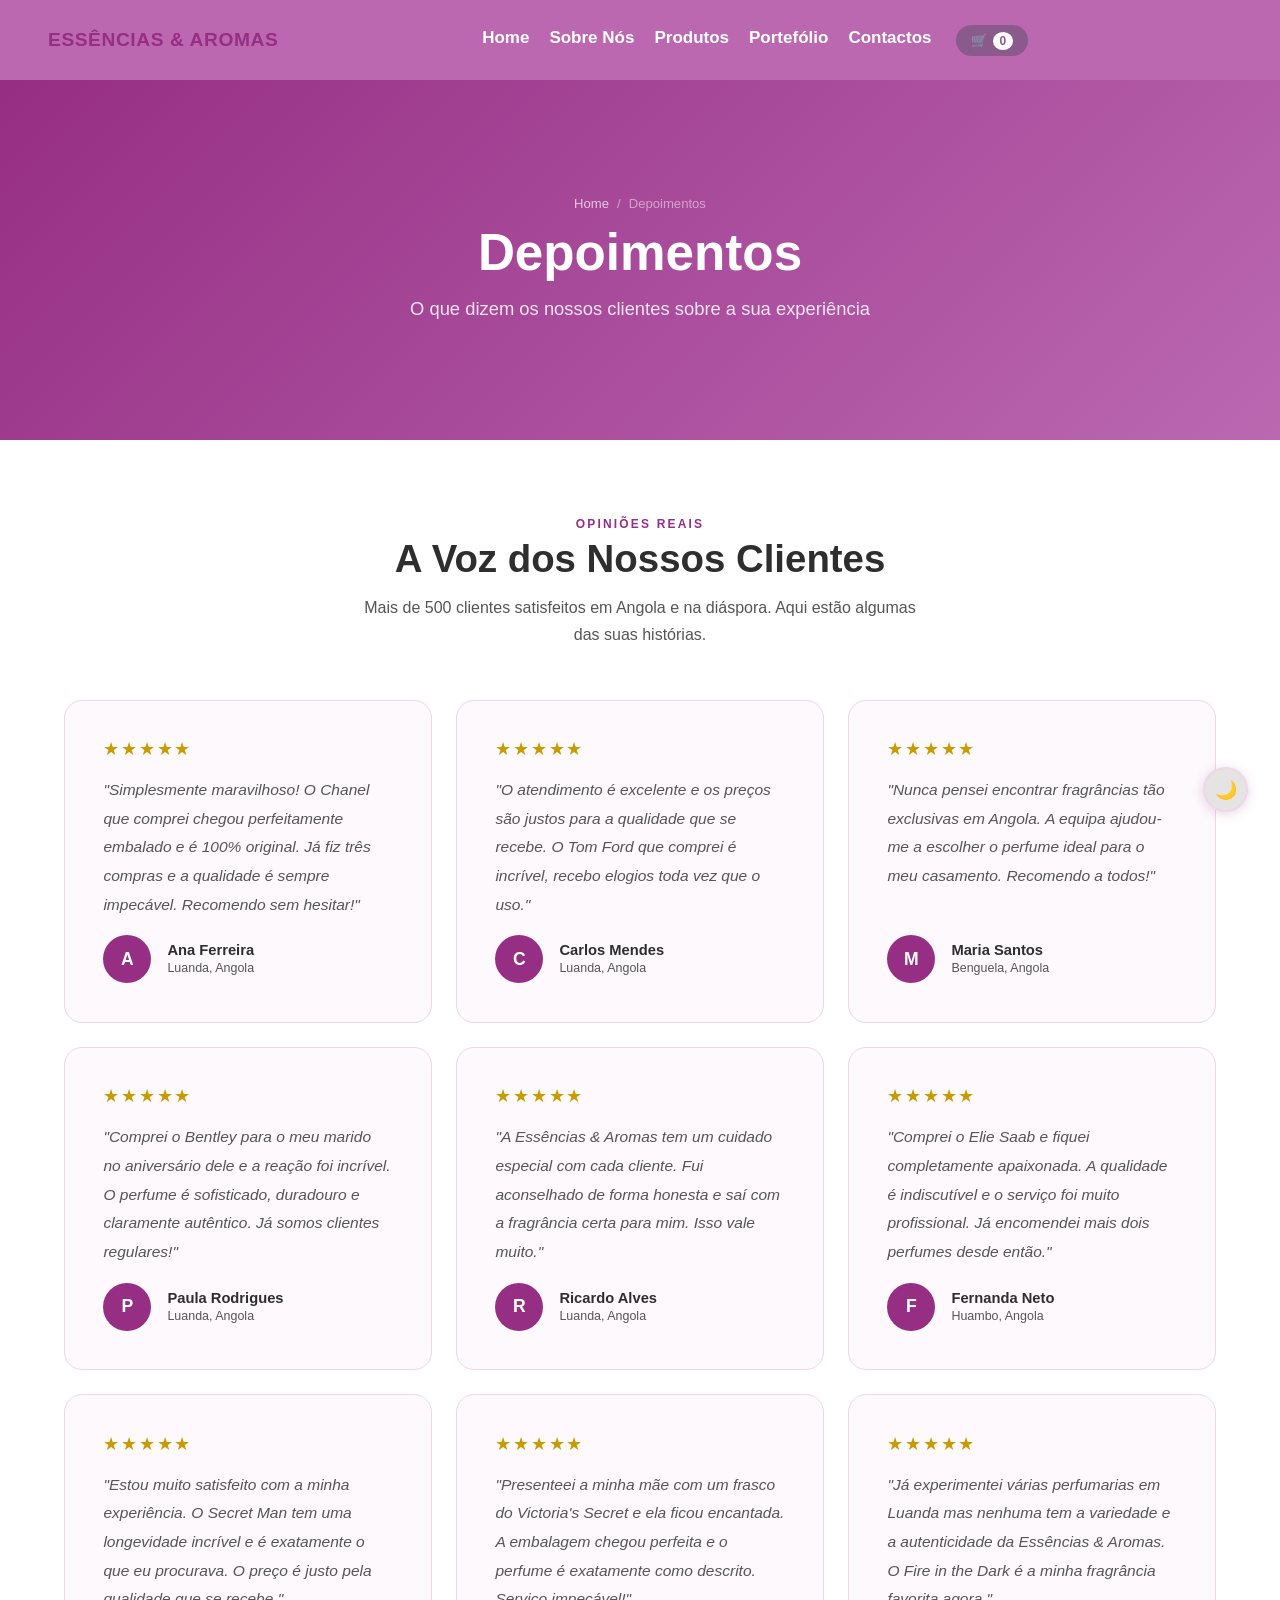
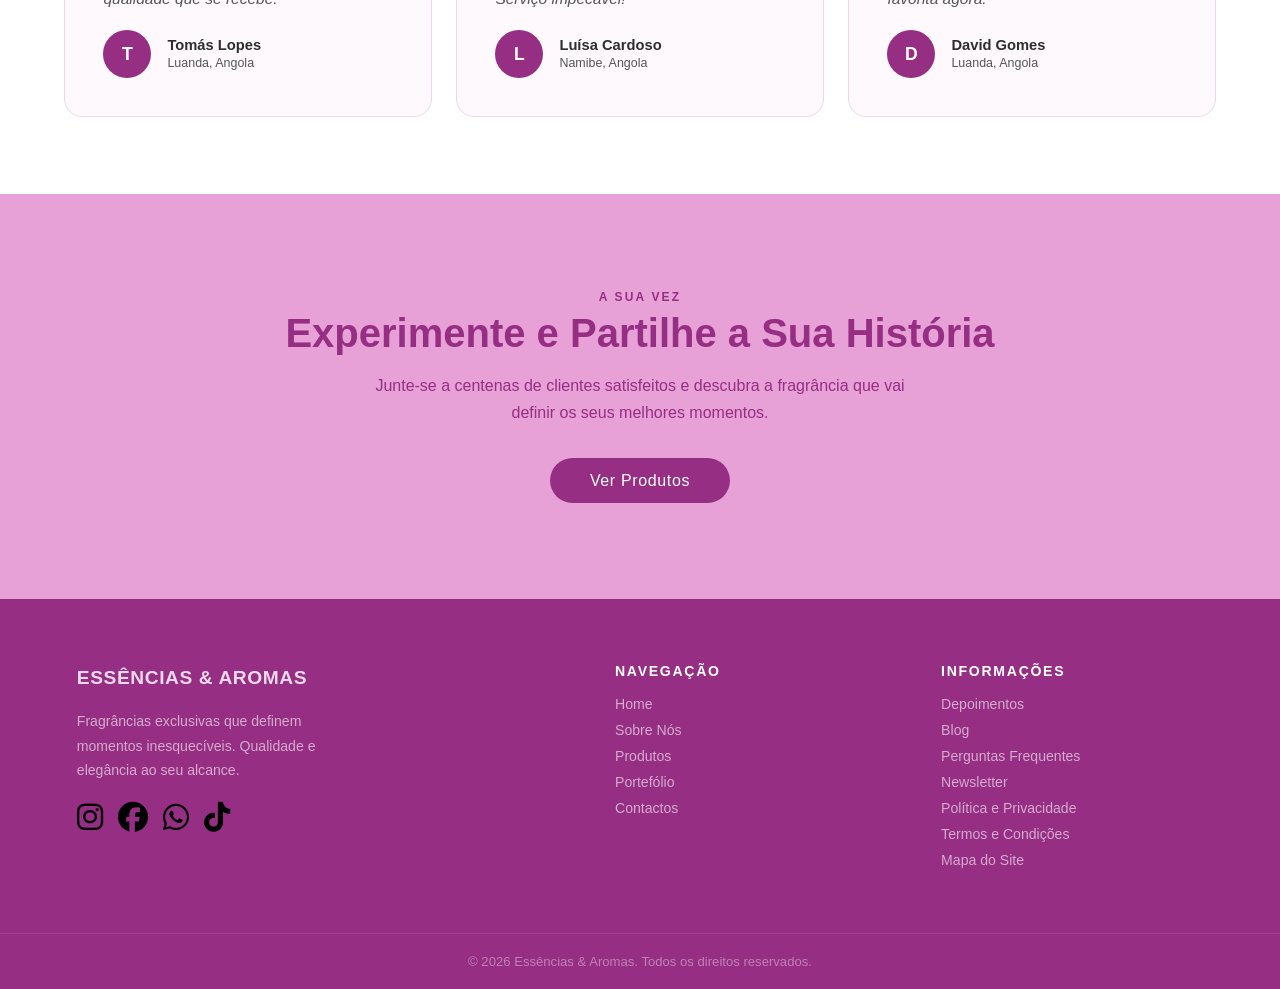
<file: HTML/depoimentos.html>
<!DOCTYPE html>
<html lang="pt-br">
<head>
    <meta charset="UTF-8">
    <meta name="viewport" content="width=device-width, initial-scale=1.0">
    <script>!function(){var t=localStorage.getItem('ea-theme')||( window.matchMedia('(prefers-color-scheme: dark)').matches?'dark':'light');document.documentElement.setAttribute('data-theme',t);var s=document.createElement('style');s.id='__nt';s.textContent='*,*::before,*::after{transition:none!important}';document.head.appendChild(s);window.addEventListener('load',function(){var e=document.getElementById('__nt');e&&e.parentNode.removeChild(e)})}();</script>
    <!-- Google tag (gtag.js) -->
    <script async src="https://www.googletagmanager.com/gtag/js?id=G-0QW9LWM2E4"></script>
    <script>
        window.dataLayer = window.dataLayer || [];
        function gtag(){dataLayer.push(arguments);}
        gtag('js', new Date());

        gtag('config', 'G-0QW9LWM2E4');
    </script>
    <link rel="stylesheet" href="../CSS/style.css">
    <link rel="stylesheet" href="../CSS/modo-escuro-claro.css">
    <link rel="stylesheet" href="https://cdnjs.cloudflare.com/ajax/libs/font-awesome/6.7.2/css/all.min.css">
    <link rel="stylesheet" href="../CSS/carrinho.css">
    <title>Depoimentos | Essências &amp; Aromas</title>
</head>
<body>

    <header>
        <div class="topbar">
            <a href="../index.html" class="logo"><span>e</span>ssências &amp; aromas</a>
        </div>
        <button id="btn-menu-mobile" class="btn-menu-mobile" aria-label="Abrir menu">
            <span></span><span></span><span></span>
        </button>
        <div class="navbar" id="navbar-menu">
            <ul>
                <li><a href="../index.html">Home</a></li>
                <li><a href="sobre.html">Sobre Nós</a></li>
                <li><a href="produtos.html">Produtos</a></li>
                <li><a href="portfolio.html">Portefólio</a></li>
                <li><a href="contactos.html">Contactos</a></li>
            </ul>
            <div class="carrinho-menu">
                <button id="btn-carrinho-topo">🛒<span id="contador-carrinho">0</span></button>
            </div>
        </div>
    </header>

    <main>

        <section class="pagina-hero">
            <div class="pagina-hero-conteudo">
                <div class="pagina-breadcrumb">
                    <a href="../index.html">Home</a>
                    <span>/</span>
                    <span>Depoimentos</span>
                </div>
                <h1>Depoimentos</h1>
                <p>O que dizem os nossos clientes sobre a sua experiência</p>
            </div>
        </section>

        <!-- TODOS OS DEPOIMENTOS -->
        <section class="depoimentos">
            <div class="secao-cabecalho">
                <span class="secao-label">Opiniões Reais</span>
                <h2>A Voz dos Nossos Clientes</h2>
                <p class="secao-desc">Mais de 500 clientes satisfeitos em Angola e na diáspora. Aqui estão algumas das suas histórias.</p>
            </div>
            <div class="depoimentos-grid">

                <div class="depoimento-card">
                    <div class="depoimento-estrelas">&#9733;&#9733;&#9733;&#9733;&#9733;</div>
                    <p class="depoimento-texto">"Simplesmente maravilhoso! O Chanel que comprei chegou perfeitamente embalado e é 100% original. Já fiz três compras e a qualidade é sempre impecável. Recomendo sem hesitar!"</p>
                    <div class="depoimento-autor">
                        <div class="depoimento-avatar">A</div>
                        <div><strong>Ana Ferreira</strong><span>Luanda, Angola</span></div>
                    </div>
                </div>

                <div class="depoimento-card">
                    <div class="depoimento-estrelas">&#9733;&#9733;&#9733;&#9733;&#9733;</div>
                    <p class="depoimento-texto">"O atendimento é excelente e os preços são justos para a qualidade que se recebe. O Tom Ford que comprei é incrível, recebo elogios toda vez que o uso."</p>
                    <div class="depoimento-autor">
                        <div class="depoimento-avatar">C</div>
                        <div><strong>Carlos Mendes</strong><span>Luanda, Angola</span></div>
                    </div>
                </div>

                <div class="depoimento-card">
                    <div class="depoimento-estrelas">&#9733;&#9733;&#9733;&#9733;&#9733;</div>
                    <p class="depoimento-texto">"Nunca pensei encontrar fragrâncias tão exclusivas em Angola. A equipa ajudou-me a escolher o perfume ideal para o meu casamento. Recomendo a todos!"</p>
                    <div class="depoimento-autor">
                        <div class="depoimento-avatar">M</div>
                        <div><strong>Maria Santos</strong><span>Benguela, Angola</span></div>
                    </div>
                </div>

                <div class="depoimento-card">
                    <div class="depoimento-estrelas">&#9733;&#9733;&#9733;&#9733;&#9733;</div>
                    <p class="depoimento-texto">"Comprei o Bentley para o meu marido no aniversário dele e a reação foi incrível. O perfume é sofisticado, duradouro e claramente autêntico. Já somos clientes regulares!"</p>
                    <div class="depoimento-autor">
                        <div class="depoimento-avatar">P</div>
                        <div><strong>Paula Rodrigues</strong><span>Luanda, Angola</span></div>
                    </div>
                </div>

                <div class="depoimento-card">
                    <div class="depoimento-estrelas">&#9733;&#9733;&#9733;&#9733;&#9733;</div>
                    <p class="depoimento-texto">"A Essências &amp; Aromas tem um cuidado especial com cada cliente. Fui aconselhado de forma honesta e saí com a fragrância certa para mim. Isso vale muito."</p>
                    <div class="depoimento-autor">
                        <div class="depoimento-avatar">R</div>
                        <div><strong>Ricardo Alves</strong><span>Luanda, Angola</span></div>
                    </div>
                </div>

                <div class="depoimento-card">
                    <div class="depoimento-estrelas">&#9733;&#9733;&#9733;&#9733;&#9733;</div>
                    <p class="depoimento-texto">"Comprei o Elie Saab e fiquei completamente apaixonada. A qualidade é indiscutível e o serviço foi muito profissional. Já encomendei mais dois perfumes desde então."</p>
                    <div class="depoimento-autor">
                        <div class="depoimento-avatar">F</div>
                        <div><strong>Fernanda Neto</strong><span>Huambo, Angola</span></div>
                    </div>
                </div>

                <div class="depoimento-card">
                    <div class="depoimento-estrelas">&#9733;&#9733;&#9733;&#9733;&#9733;</div>
                    <p class="depoimento-texto">"Estou muito satisfeito com a minha experiência. O Secret Man tem uma longevidade incrível e é exatamente o que eu procurava. O preço é justo pela qualidade que se recebe."</p>
                    <div class="depoimento-autor">
                        <div class="depoimento-avatar">T</div>
                        <div><strong>Tomás Lopes</strong><span>Luanda, Angola</span></div>
                    </div>
                </div>

                <div class="depoimento-card">
                    <div class="depoimento-estrelas">&#9733;&#9733;&#9733;&#9733;&#9733;</div>
                    <p class="depoimento-texto">"Presenteei a minha mãe com um frasco do Victoria's Secret e ela ficou encantada. A embalagem chegou perfeita e o perfume é exatamente como descrito. Serviço impecável!"</p>
                    <div class="depoimento-autor">
                        <div class="depoimento-avatar">L</div>
                        <div><strong>Luísa Cardoso</strong><span>Namibe, Angola</span></div>
                    </div>
                </div>

                <div class="depoimento-card">
                    <div class="depoimento-estrelas">&#9733;&#9733;&#9733;&#9733;&#9733;</div>
                    <p class="depoimento-texto">"Já experimentei várias perfumarias em Luanda mas nenhuma tem a variedade e a autenticidade da Essências &amp; Aromas. O Fire in the Dark é a minha fragrância favorita agora."</p>
                    <div class="depoimento-autor">
                        <div class="depoimento-avatar">D</div>
                        <div><strong>David Gomes</strong><span>Luanda, Angola</span></div>
                    </div>
                </div>

            </div>
        </section>

        <!-- CTA -->
        <section class="newsletter">
            <div class="newsletter-conteudo">
                <span class="secao-label newsletter-label">A Sua Vez</span>
                <h2>Experimente e Partilhe a Sua História</h2>
                <p>Junte-se a centenas de clientes satisfeitos e descubra a fragrância que vai definir os seus melhores momentos.</p>
                <a href="produtos.html" class="btn-primario" style="display:inline-block;">Ver Produtos</a>
            </div>
        </section>

    </main>

     <footer>
        <div class="footer-conteudo">
            <div class="footer-marca">
                <a href="../index.html" class="logo"><span>e</span>ssências &amp; aromas</a>
                <p>Fragrâncias exclusivas que definem momentos inesquecíveis. Qualidade e elegância ao seu alcance.</p>
                <br>
                  <div class="redes-sociais">
                    <a href="https://instagram.com/nasi_comercial" target="_blank">
                        <i class="fa-brands fa-instagram"></i>
                    </a>
                    <a href="https://facebook.com/Nasi_Comercial" target="_blank">
                        <i class="fa-brands fa-facebook"></i>
                    </a>
                    <a href="https://wa.me/244951223468?text=Olá!%20Gostaria%20de%20mais%20informações." target="_blank">
                        <i class="fa-brands fa-whatsapp"></i>
                    </a>
                    <a href="https://tiktok.com/nasi_comercial" target="_blank">
                        <i class="fa-brands fa-tiktok"></i>
                    </a>
                </div>
            </div>
            <div class="footer-links">
                <h4>Navegação</h4>
                <ul>
                    <li><a href="../index.html">Home</a></li>
                    <li><a href="sobre.html">Sobre Nós</a></li>
                    <li><a href="produtos.html">Produtos</a></li>
                    <li><a href="portfolio.html">Portefólio</a></li>
                    <li><a href="contactos.html">Contactos</a></li>
                </ul>
            </div>
            <div class="footer-links">
                <h4>Informações</h4>
                <ul>
                    <li><a href="depoimentos.html">Depoimentos</a></li>
                    <li><a href="blog.html">Blog</a></li>
                    <li><a href="faq.html">Perguntas Frequentes</a></li>
                    <li><a href="newsletter.html">Newsletter</a></li>
                    <li><a href="politica-privacidade.html">Política e Privacidade</a></li>
                    <li><a href="termos-condicoes.html">Termos e Condições</a></li>
                    <li><a href="mapa-do-site.html">Mapa do Site</a></li>
                </ul>
            </div>
        </div>
        <div class="footer-copy">
            <p>&copy; 2026 Essências &amp; Aromas. Todos os direitos reservados.</p>
        </div>
    </footer>

    <button id="btn-topo" onclick="voltarTopo()">&#8679;</button>

    <div id="janela-carrinho" class="modal-carrinho">
        <div class="conteudo-carrinho">
            <span id="fechar-carrinho" class="botao-fechar">&times;</span>
            <h2>Seu Carrinho</h2>
            <div id="itens-do-carrinho">
                <p style="color: #666; text-align: center;">O carrinho está vazio.</p>
            </div>
            <div class="total-carrinho">
                <strong>Total: <span id="preco-total">0,00 Kz</span></strong>
            </div>
            <button id="btn-finalizar-compra" class="btn-finalizar">Finalizar Compra</button>
        </div>
    </div>

    <div id="modal-checkout" class="modal-checkout oculto">
        <div class="checkout-conteudo">
            <button class="fechar-checkout" onclick="fecharCheckout()">&times;</button>
            <h2>Finalizar Compra</h2>

            <div class="metodos-pagamento">
            <button class="tab-pagamento ativo" data-metodo="cartao">Cartão</button>
            <button class="tab-pagamento" data-metodo="multicaixa">Multicaixa Express</button>
        </div>

        <form id="form-cartao" class="form-pagamento">
        <label for="nome-cartao">Nome no cartão</label>
        <input type="text" id="nome-cartao" placeholder="Ex: Naomi Silva" required>

        <label for="numero-cartao">Número do cartão</label>
        <input type="text" id="numero-cartao" placeholder="0000 0000 0000 0000" maxlength="19" required>

        <div class="linha-dupla">
            <div>
            <label for="validade-cartao">Validade</label>
            <input type="text" id="validade-cartao" placeholder="MM/AA" maxlength="5" required>
            </div>
            <div>
            <label for="cvv-cartao">CVV</label>
            <input type="text" id="cvv-cartao" placeholder="123" maxlength="3" required>
            </div>
        </div>

        <button type="submit" class="botao-pagar">Pagar Agora</button>
        </form>

        <form id="form-multicaixa" class="form-pagamento oculto">
        <label for="numero-telefone">Número de telefone</label>
        <input type="text" id="numero-telefone" placeholder="9XX XXX XXX" required>
        <p class="aviso-simulacao">Vai receber um pedido de confirmação no telemóvel.</p>
        <button type="submit" class="botao-pagar">Confirmar Pagamento</button>
        </form>

        <p class="aviso-simulacao rodape">⚠️ Simulação apenas — nenhum pagamento real é processado.</p>
        </div>
    </div>

    <script src="../JS/menu-responsivo.js"></script>
    <script src="../JS/jquery-4.0.0.min.js"></script>
    <script src="../JS/botao-topo.js"></script>
    <script src="../JS/modo-escuro-claro.js"></script>
    <script src="../JS/carrinho.js"></script>
    <script src="../JS/pagamento.js"></script>
</body>
</html>
</file>
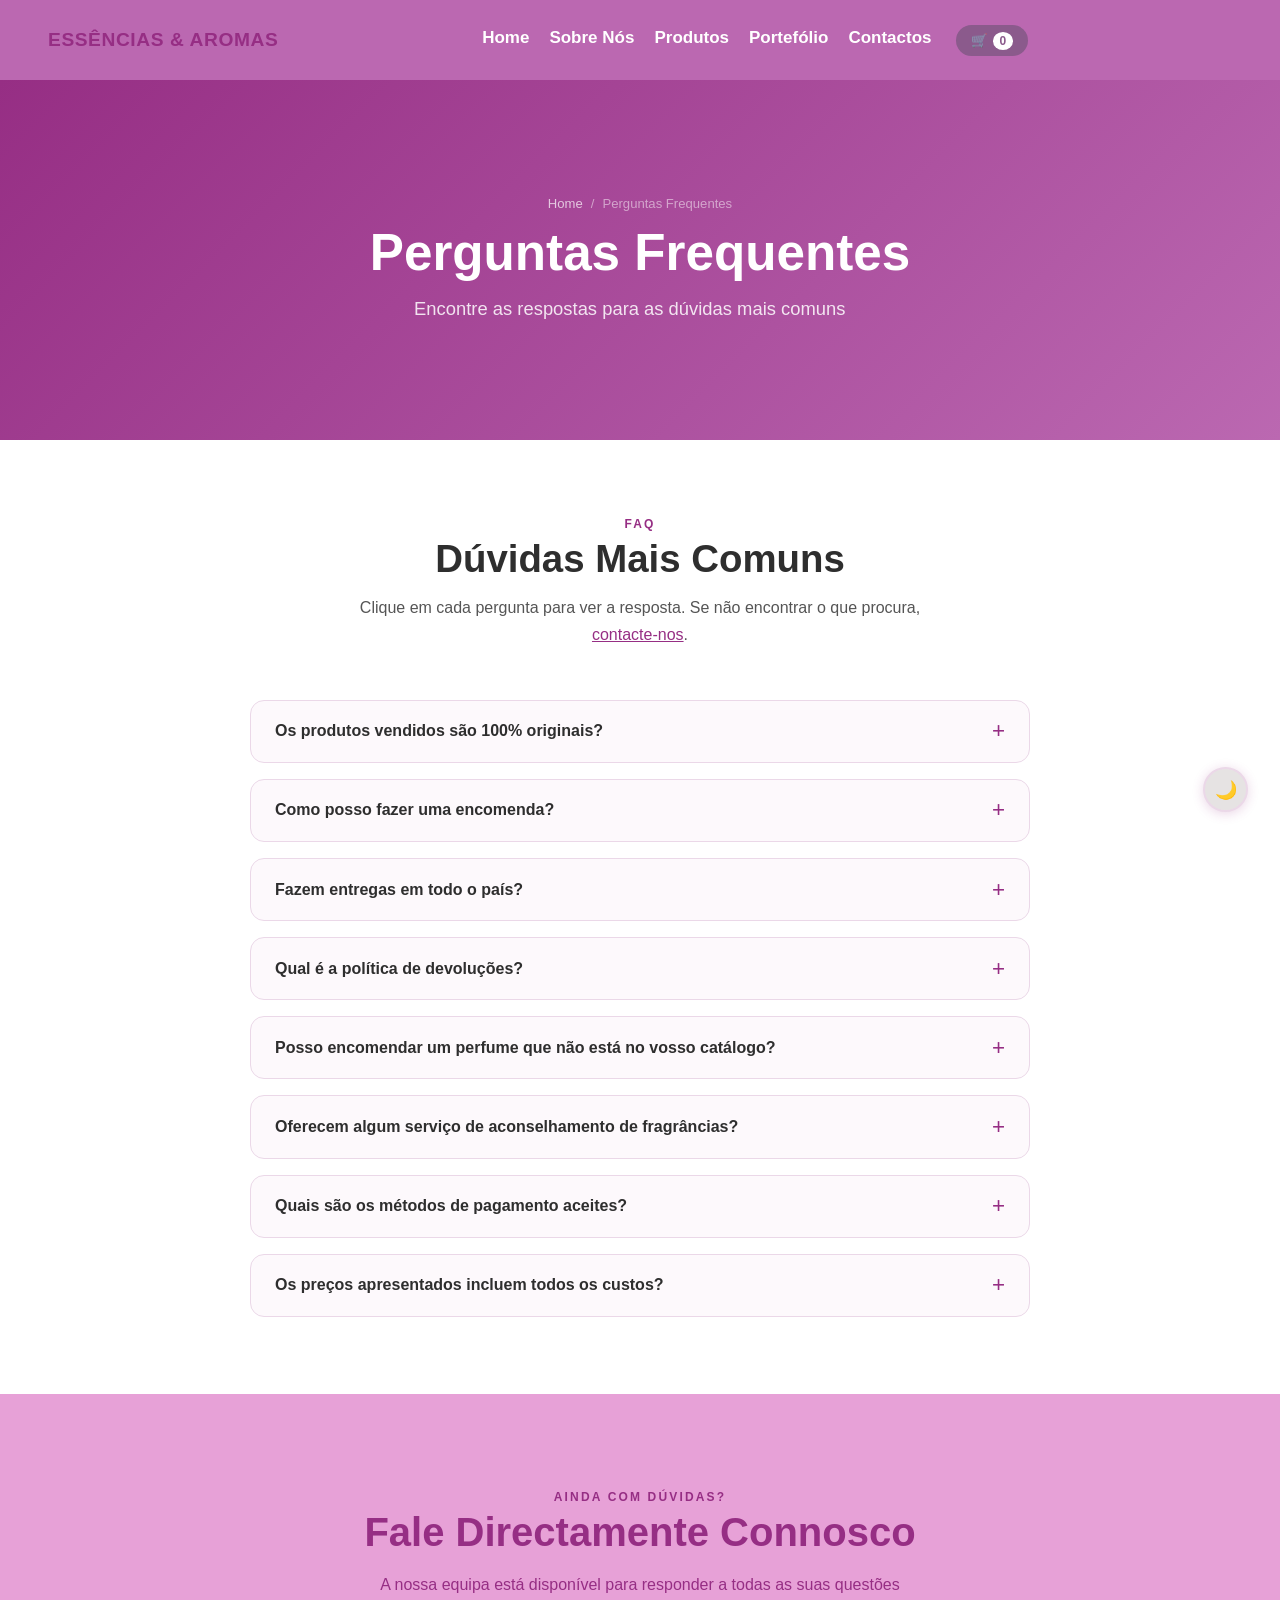
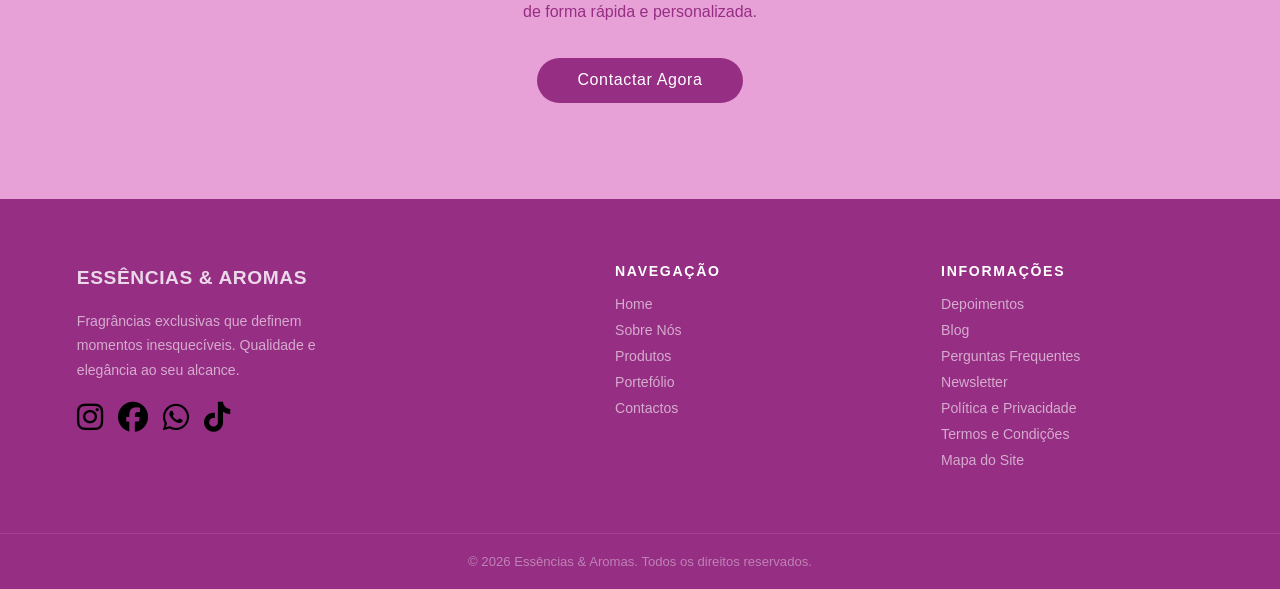
<file: HTML/faq.html>
<!DOCTYPE html>
<html lang="pt-br">
<head>
    <meta charset="UTF-8">
    <meta name="viewport" content="width=device-width, initial-scale=1.0">
    <script>!function(){var t=localStorage.getItem('ea-theme')||( window.matchMedia('(prefers-color-scheme: dark)').matches?'dark':'light');document.documentElement.setAttribute('data-theme',t);var s=document.createElement('style');s.id='__nt';s.textContent='*,*::before,*::after{transition:none!important}';document.head.appendChild(s);window.addEventListener('load',function(){var e=document.getElementById('__nt');e&&e.parentNode.removeChild(e)})}();</script>
    <!-- Google tag (gtag.js) -->
    <script async src="https://www.googletagmanager.com/gtag/js?id=G-0QW9LWM2E4"></script>
    <script>
        window.dataLayer = window.dataLayer || [];
        function gtag(){dataLayer.push(arguments);}
        gtag('js', new Date());

        gtag('config', 'G-0QW9LWM2E4');
    </script>
    <link rel="stylesheet" href="../CSS/style.css">
    <link rel="stylesheet" href="../CSS/modo-escuro-claro.css">
    <link rel="stylesheet" href="../CSS/carrinho.css">
    <link rel="stylesheet" href="https://cdnjs.cloudflare.com/ajax/libs/font-awesome/6.7.2/css/all.min.css">
    <title>Perguntas Frequentes | Essências &amp; Aromas</title>
</head>
<body>

    <header>
        <div class="topbar">
            <a href="../index.html" class="logo"><span>e</span>ssências &amp; aromas</a>
        </div>
        <button id="btn-menu-mobile" class="btn-menu-mobile" aria-label="Abrir menu">
            <span></span><span></span><span></span>
        </button>
        <div class="navbar" id="navbar-menu">
            <ul>
                <li><a href="../index.html">Home</a></li>
                <li><a href="sobre.html">Sobre Nós</a></li>
                <li><a href="produtos.html">Produtos</a></li>
                <li><a href="portfolio.html">Portefólio</a></li>
                <li><a href="contactos.html">Contactos</a></li>
            </ul>
            <div class="carrinho-menu">
                <button id="btn-carrinho-topo">🛒<span id="contador-carrinho">0</span></button>
            </div>
        </div>
    </header>

    <main>

        <section class="pagina-hero">
            <div class="pagina-hero-conteudo">
                <div class="pagina-breadcrumb">
                    <a href="../index.html">Home</a>
                    <span>/</span>
                    <span>Perguntas Frequentes</span>
                </div>
                <h1>Perguntas Frequentes</h1>
                <p>Encontre as respostas para as dúvidas mais comuns</p>
            </div>
        </section>

        <section class="faq-secao">
            <div class="secao-cabecalho">
                <span class="secao-label">FAQ</span>
                <h2>Dúvidas Mais Comuns</h2>
                <p class="secao-desc">Clique em cada pergunta para ver a resposta. Se não encontrar o que procura, <a href="contactos.html" style="color: var(--rosa-escuro);">contacte-nos</a>.</p>
            </div>

            <div class="faq-lista">

                <div class="faq-item">
                    <input type="checkbox" id="faq1" class="faq-check">
                    <label for="faq1" class="faq-pergunta">Os produtos vendidos são 100% originais?</label>
                    <div class="faq-resposta">
                        <p>Sim, absolutamente. Todos os perfumes que vendemos são adquiridos diretamente de distribuidores oficiais e autorizados pelas marcas. Nunca vendemos produtos falsificados ou de origem duvidosa. A autenticidade é um dos pilares fundamentais da Essências &amp; Aromas desde a nossa fundação em 2010.</p>
                    </div>
                </div>

                <div class="faq-item">
                    <input type="checkbox" id="faq2" class="faq-check">
                    <label for="faq2" class="faq-pergunta">Como posso fazer uma encomenda?</label>
                    <div class="faq-resposta">
                        <p>Pode fazer a sua encomenda de várias formas: visitando a nossa loja física na Rua Che Guevara, 45 em Luanda, ou entrando em contacto connosco por telefone (+244 923 456 789) ou email (geral@essenciasaromas.ao). A nossa equipa irá orientá-lo durante todo o processo de compra.</p>
                    </div>
                </div>

                <div class="faq-item">
                    <input type="checkbox" id="faq3" class="faq-check">
                    <label for="faq3" class="faq-pergunta">Fazem entregas em todo o país?</label>
                    <div class="faq-resposta">
                        <p>Sim, fazemos entregas em todo o território angolano. Os perfumes são embalados com todo o cuidado para garantir que chegam em perfeitas condições. Os prazos e custos de entrega variam consoante a localização. Para mais informações, entre em contacto com a nossa equipa.</p>
                    </div>
                </div>

                <div class="faq-item">
                    <input type="checkbox" id="faq4" class="faq-check">
                    <label for="faq4" class="faq-pergunta">Qual é a política de devoluções?</label>
                    <div class="faq-resposta">
                        <p>Aceitamos devoluções dentro de 7 dias após a receção do produto, desde que este se encontre em perfeitas condições, com o lacre intacto e na embalagem original. Produtos que tenham sido abertos ou utilizados não podem ser devolvidos por razões de higiene. Em caso de defeito ou produto incorreto, a troca é efetuada sem qualquer custo adicional.</p>
                    </div>
                </div>

                <div class="faq-item">
                    <input type="checkbox" id="faq5" class="faq-check">
                    <label for="faq5" class="faq-pergunta">Posso encomendar um perfume que não está no vosso catálogo?</label>
                    <div class="faq-resposta">
                        <p>Sim! Temos acesso a um vasto leque de marcas e fragrâncias para além do catálogo apresentado no nosso site. Se procura uma fragrância específica que não encontra listada, entre em contacto connosco. Faremos o possível para satisfazer o seu pedido dentro do prazo acordado.</p>
                    </div>
                </div>

                <div class="faq-item">
                    <input type="checkbox" id="faq6" class="faq-check">
                    <label for="faq6" class="faq-pergunta">Oferecem algum serviço de aconselhamento de fragrâncias?</label>
                    <div class="faq-resposta">
                        <p>Sim, com muito prazer! A nossa equipa de consultores especializados está disponível para o ajudar a escolher a fragrância mais adequada ao seu perfil, estilo de vida e ocasião. Pode agendar uma consulta presencial na nossa loja ou receber aconselhamento por telefone ou email, sem qualquer compromisso de compra.</p>
                    </div>
                </div>

                <div class="faq-item">
                    <input type="checkbox" id="faq7" class="faq-check">
                    <label for="faq7" class="faq-pergunta">Quais são os métodos de pagamento aceites?</label>
                    <div class="faq-resposta">
                        <p>Aceitamos pagamento em numerário, transferência bancária e Multicaixa Express. Para encomendas online ou por telefone, solicitamos o pagamento por transferência bancária antes do envio. Os dados bancários são fornecidos no momento da encomenda.</p>
                    </div>
                </div>

                <div class="faq-item">
                    <input type="checkbox" id="faq8" class="faq-check">
                    <label for="faq8" class="faq-pergunta">Os preços apresentados incluem todos os custos?</label>
                    <div class="faq-resposta">
                        <p>Os preços apresentados no nosso site referem-se ao produto em si. Os custos de entrega são calculados separadamente com base na localização de destino e serão comunicados antes de qualquer confirmação de encomenda. Para compras presenciais na loja, não existem custos adicionais.</p>
                    </div>
                </div>

            </div>
        </section>

        <!-- CTA CONTACTO -->
        <section class="newsletter">
            <div class="newsletter-conteudo">
                <span class="secao-label newsletter-label">Ainda com Dúvidas?</span>
                <h2>Fale Directamente Connosco</h2>
                <p>A nossa equipa está disponível para responder a todas as suas questões de forma rápida e personalizada.</p>
                <a href="contactos.html" class="btn-primario" style="display:inline-block;">Contactar Agora</a>
            </div>
        </section>

    </main>

     <footer>
        <div class="footer-conteudo">
            <div class="footer-marca">
                <a href="../index.html" class="logo"><span>e</span>ssências &amp; aromas</a>
                <p>Fragrâncias exclusivas que definem momentos inesquecíveis. Qualidade e elegância ao seu alcance.</p>
                <br>
                  <div class="redes-sociais">
                    <a href="https://instagram.com/nasi_comercial" target="_blank">
                        <i class="fa-brands fa-instagram"></i>
                    </a>
                    <a href="https://facebook.com/Nasi_Comercial" target="_blank">
                        <i class="fa-brands fa-facebook"></i>
                    </a>
                    <a href="https://wa.me/244951223468?text=Olá!%20Gostaria%20de%20mais%20informações." target="_blank">
                        <i class="fa-brands fa-whatsapp"></i>
                    </a>
                    <a href="https://tiktok.com/nasi_comercial" target="_blank">
                        <i class="fa-brands fa-tiktok"></i>
                    </a>
                </div>
            </div>
            <div class="footer-links">
                <h4>Navegação</h4>
                <ul>
                    <li><a href="../index.html">Home</a></li>
                    <li><a href="sobre.html">Sobre Nós</a></li>
                    <li><a href="produtos.html">Produtos</a></li>
                    <li><a href="portfolio.html">Portefólio</a></li>
                    <li><a href="contactos.html">Contactos</a></li>
                </ul>
            </div>
            <div class="footer-links">
                <h4>Informações</h4>
                <ul>
                    <li><a href="depoimentos.html">Depoimentos</a></li>
                    <li><a href="blog.html">Blog</a></li>
                    <li><a href="faq.html">Perguntas Frequentes</a></li>
                    <li><a href="newsletter.html">Newsletter</a></li>
                    <li><a href="politica-privacidade.html">Política e Privacidade</a></li>
                    <li><a href="termos-condicoes.html">Termos e Condições</a></li>
                    <li><a href="mapa-do-site.html">Mapa do Site</a></li>
                </ul>
            </div>
        </div>
        <div class="footer-copy">
            <p>&copy; 2026 Essências &amp; Aromas. Todos os direitos reservados.</p>
        </div>
    </footer>

    <button id="btn-topo" onclick="voltarTopo()">&#8679;</button>

    <div id="janela-carrinho" class="modal-carrinho">
        <div class="conteudo-carrinho">
            <span id="fechar-carrinho" class="botao-fechar">&times;</span>
            <h2>Seu Carrinho</h2>
            <div id="itens-do-carrinho">
                <p style="color: #666; text-align: center;">O carrinho está vazio.</p>
            </div>
            <div class="total-carrinho">
                <strong>Total: <span id="preco-total">0,00 Kz</span></strong>
            </div>
            <button id="btn-finalizar-compra" class="btn-finalizar">Finalizar Compra</button>
        </div>
    </div>

    <div id="modal-checkout" class="modal-checkout oculto">
        <div class="checkout-conteudo">
            <button class="fechar-checkout" onclick="fecharCheckout()">&times;</button>
            <h2>Finalizar Compra</h2>

            <div class="metodos-pagamento">
            <button class="tab-pagamento ativo" data-metodo="cartao">Cartão</button>
            <button class="tab-pagamento" data-metodo="multicaixa">Multicaixa Express</button>
        </div>

        <form id="form-cartao" class="form-pagamento">
        <label for="nome-cartao">Nome no cartão</label>
        <input type="text" id="nome-cartao" placeholder="Ex: Naomi Silva" required>

        <label for="numero-cartao">Número do cartão</label>
        <input type="text" id="numero-cartao" placeholder="0000 0000 0000 0000" maxlength="19" required>

        <div class="linha-dupla">
            <div>
            <label for="validade-cartao">Validade</label>
            <input type="text" id="validade-cartao" placeholder="MM/AA" maxlength="5" required>
            </div>
            <div>
            <label for="cvv-cartao">CVV</label>
            <input type="text" id="cvv-cartao" placeholder="123" maxlength="3" required>
            </div>
        </div>

        <button type="submit" class="botao-pagar">Pagar Agora</button>
        </form>

        <form id="form-multicaixa" class="form-pagamento oculto">
        <label for="numero-telefone">Número de telefone</label>
        <input type="text" id="numero-telefone" placeholder="9XX XXX XXX" required>
        <p class="aviso-simulacao">Vai receber um pedido de confirmação no telemóvel.</p>
        <button type="submit" class="botao-pagar">Confirmar Pagamento</button>
        </form>

        <p class="aviso-simulacao rodape">⚠️ Simulação apenas — nenhum pagamento real é processado.</p>
        </div>
    </div>

    <script src="../JS/menu-responsivo.js"></script>
    <script src="../JS/jquery-4.0.0.min.js"></script>
    <script src="../JS/botao-topo.js"></script>
    <script src="../JS/modo-escuro-claro.js"></script>
    <script src="../JS/carrinho.js"></script>
    <script src="../JS/pagamento.js"></script>
</body>
</html>
</file>
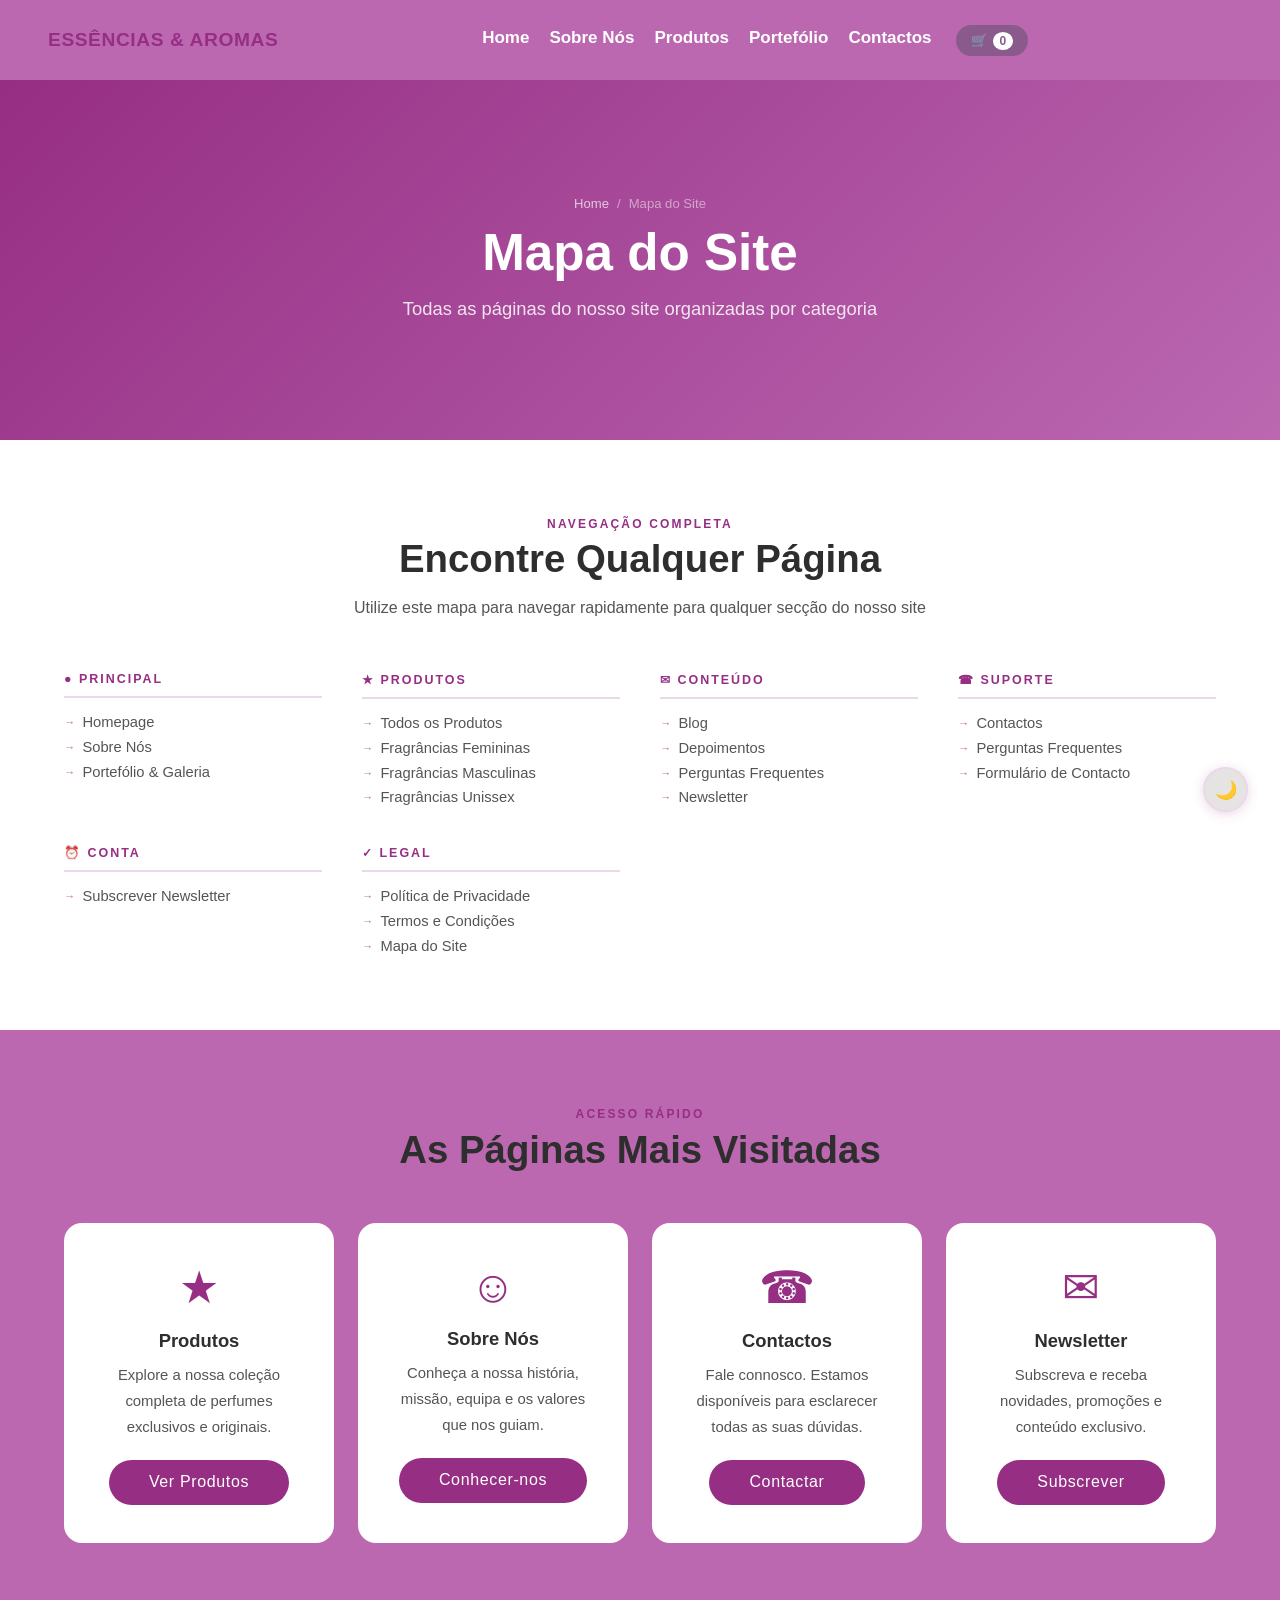
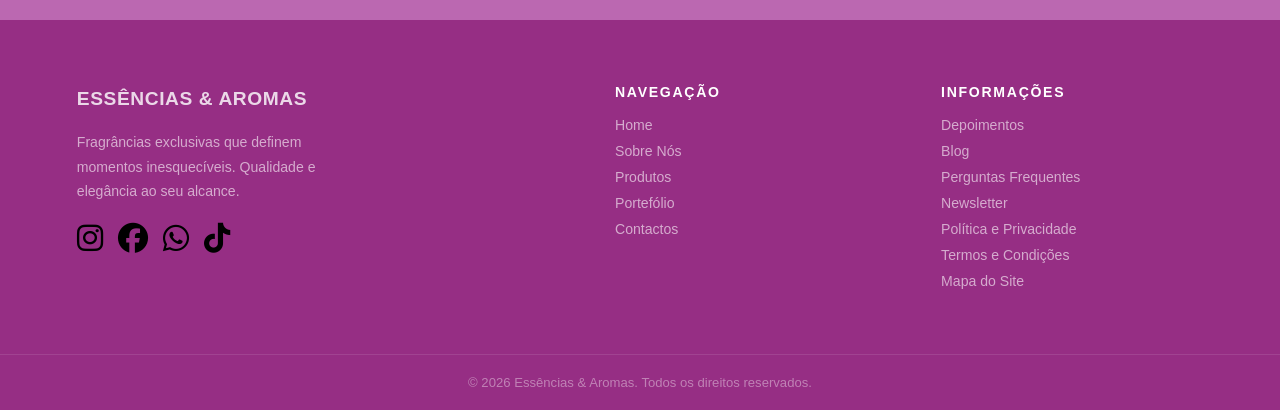
<file: HTML/mapa-do-site.html>
<!DOCTYPE html>
<html lang="pt-br">
<head>
    <meta charset="UTF-8">
    <meta name="viewport" content="width=device-width, initial-scale=1.0">
    <script>!function(){var t=localStorage.getItem('ea-theme')||( window.matchMedia('(prefers-color-scheme: dark)').matches?'dark':'light');document.documentElement.setAttribute('data-theme',t);var s=document.createElement('style');s.id='__nt';s.textContent='*,*::before,*::after{transition:none!important}';document.head.appendChild(s);window.addEventListener('load',function(){var e=document.getElementById('__nt');e&&e.parentNode.removeChild(e)})}();</script>
    <!-- Google tag (gtag.js) -->
    <script async src="https://www.googletagmanager.com/gtag/js?id=G-0QW9LWM2E4"></script>
    <script>
        window.dataLayer = window.dataLayer || [];
        function gtag(){dataLayer.push(arguments);}
        gtag('js', new Date());

        gtag('config', 'G-0QW9LWM2E4');
    </script>
    <link rel="stylesheet" href="../CSS/style.css">
    <link rel="stylesheet" href="../CSS/modo-escuro-claro.css">
    <link rel="stylesheet" href="../CSS/carrinho.css">
    <link rel="stylesheet" href="https://cdnjs.cloudflare.com/ajax/libs/font-awesome/6.7.2/css/all.min.css">
    <title>Mapa do Site | Essências &amp; Aromas</title>
</head>
<body>

    <header>
        <div class="topbar">
            <a href="../index.html" class="logo"><span>e</span>ssências &amp; aromas</a>
        </div>
        <button id="btn-menu-mobile" class="btn-menu-mobile" aria-label="Abrir menu">
            <span></span><span></span><span></span>
        </button>
        <div class="navbar" id="navbar-menu">
            <ul>
                <li><a href="../index.html">Home</a></li>
                <li><a href="sobre.html">Sobre Nós</a></li>
                <li><a href="produtos.html">Produtos</a></li>
                <li><a href="portfolio.html">Portefólio</a></li>
                <li><a href="contactos.html">Contactos</a></li>
            </ul>
            <div class="carrinho-menu">
                <button id="btn-carrinho-topo">🛒<span id="contador-carrinho">0</span></button>
            </div>
        </div>
    </header>

    <main>

        <section class="pagina-hero">
            <div class="pagina-hero-conteudo">
                <div class="pagina-breadcrumb">
                    <a href="../index.html">Home</a>
                    <span>/</span>
                    <span>Mapa do Site</span>
                </div>
                <h1>Mapa do Site</h1>
                <p>Todas as páginas do nosso site organizadas por categoria</p>
            </div>
        </section>

        <section class="sitemap-secao">
            <div class="secao-cabecalho">
                <span class="secao-label">Navegação Completa</span>
                <h2>Encontre Qualquer Página</h2>
                <p class="secao-desc">Utilize este mapa para navegar rapidamente para qualquer secção do nosso site</p>
            </div>

            <div class="sitemap-grid">

                <div class="sitemap-grupo">
                    <h3>&#9679; Principal</h3>
                    <ul>
                        <li><a href="../index.html">Homepage</a></li>
                        <li><a href="sobre.html">Sobre Nós</a></li>
                        <li><a href="portfolio.html">Portefólio &amp; Galeria</a></li>
                    </ul>
                </div>

                <div class="sitemap-grupo">
                    <h3>&#9733; Produtos</h3>
                    <ul>
                        <li><a href="produtos.html">Todos os Produtos</a></li>
                        <li><a href="produtos.html">Fragrâncias Femininas</a></li>
                        <li><a href="produtos.html">Fragrâncias Masculinas</a></li>
                        <li><a href="produtos.html">Fragrâncias Unissex</a></li>
                    </ul>
                </div>

                <div class="sitemap-grupo">
                    <h3>&#9993; Conteúdo</h3>
                    <ul>
                        <li><a href="blog.html">Blog</a></li>
                        <li><a href="depoimentos.html">Depoimentos</a></li>
                        <li><a href="faq.html">Perguntas Frequentes</a></li>
                        <li><a href="newsletter.html">Newsletter</a></li>
                    </ul>
                </div>

                <div class="sitemap-grupo">
                    <h3>&#9742; Suporte</h3>
                    <ul>
                        <li><a href="contactos.html">Contactos</a></li>
                        <li><a href="faq.html">Perguntas Frequentes</a></li>
                        <li><a href="contactos.html">Formulário de Contacto</a></li>
                    </ul>
                </div>

                <div class="sitemap-grupo">
                    <h3>&#9200; Conta</h3>
                    <ul>
                        <li><a href="newsletter.html">Subscrever Newsletter</a></li>
                    </ul>
                </div>

                <div class="sitemap-grupo">
                    <h3>&#10003; Legal</h3>
                    <ul>
                        <li><a href="politica-privacidade.html">Política de Privacidade</a></li>
                        <li><a href="termos-condicoes.html">Termos e Condições</a></li>
                        <li><a href="mapa-do-site.html">Mapa do Site</a></li>
                    </ul>
                </div>

            </div>
        </section>

        <!-- DESTAQUES -->
        <section class="destaques">
            <div class="secao-cabecalho">
                <span class="secao-label">Acesso Rápido</span>
                <h2>As Páginas Mais Visitadas</h2>
            </div>
            <div class="destaques-grid">
                <div class="destaque-card">
                    <div class="destaque-icone">&#9733;</div>
                    <h3>Produtos</h3>
                    <p>Explore a nossa coleção completa de perfumes exclusivos e originais.</p>
                    <div style="margin-top: 1.25rem;">
                        <a href="produtos.html" class="btn-primario">Ver Produtos</a>
                    </div>
                </div>
                <div class="destaque-card">
                    <div class="destaque-icone">&#9786;</div>
                    <h3>Sobre Nós</h3>
                    <p>Conheça a nossa história, missão, equipa e os valores que nos guiam.</p>
                    <div style="margin-top: 1.25rem;">
                        <a href="sobre.html" class="btn-primario">Conhecer-nos</a>
                    </div>
                </div>
                <div class="destaque-card">
                    <div class="destaque-icone">&#9742;</div>
                    <h3>Contactos</h3>
                    <p>Fale connosco. Estamos disponíveis para esclarecer todas as suas dúvidas.</p>
                    <div style="margin-top: 1.25rem;">
                        <a href="contactos.html" class="btn-primario">Contactar</a>
                    </div>
                </div>
                <div class="destaque-card">
                    <div class="destaque-icone">&#9993;</div>
                    <h3>Newsletter</h3>
                    <p>Subscreva e receba novidades, promoções e conteúdo exclusivo.</p>
                    <div style="margin-top: 1.25rem;">
                        <a href="newsletter.html" class="btn-primario">Subscrever</a>
                    </div>
                </div>
            </div>
        </section>

    </main>

     <footer>
        <div class="footer-conteudo">
            <div class="footer-marca">
                <a href="../index.html" class="logo"><span>e</span>ssências &amp; aromas</a>
                <p>Fragrâncias exclusivas que definem momentos inesquecíveis. Qualidade e elegância ao seu alcance.</p>
                <br>
                  <div class="redes-sociais">
                    <a href="https://instagram.com/nasi_comercial" target="_blank">
                        <i class="fa-brands fa-instagram"></i>
                    </a>
                    <a href="https://facebook.com/Nasi_Comercial" target="_blank">
                        <i class="fa-brands fa-facebook"></i>
                    </a>
                    <a href="https://wa.me/244951223468?text=Olá!%20Gostaria%20de%20mais%20informações." target="_blank">
                        <i class="fa-brands fa-whatsapp"></i>
                    </a>
                    <a href="https://tiktok.com/nasi_comercial" target="_blank">
                        <i class="fa-brands fa-tiktok"></i>
                    </a>
                </div>
            </div>
            <div class="footer-links">
                <h4>Navegação</h4>
                <ul>
                    <li><a href="../index.html">Home</a></li>
                    <li><a href="sobre.html">Sobre Nós</a></li>
                    <li><a href="produtos.html">Produtos</a></li>
                    <li><a href="portfolio.html">Portefólio</a></li>
                    <li><a href="contactos.html">Contactos</a></li>
                </ul>
            </div>
            <div class="footer-links">
                <h4>Informações</h4>
                <ul>
                    <li><a href="depoimentos.html">Depoimentos</a></li>
                    <li><a href="blog.html">Blog</a></li>
                    <li><a href="faq.html">Perguntas Frequentes</a></li>
                    <li><a href="newsletter.html">Newsletter</a></li>
                    <li><a href="politica-privacidade.html">Política e Privacidade</a></li>
                    <li><a href="termos-condicoes.html">Termos e Condições</a></li>
                    <li><a href="mapa-do-site.html">Mapa do Site</a></li>
                </ul>
            </div>
        </div>
        <div class="footer-copy">
            <p>&copy; 2026 Essências &amp; Aromas. Todos os direitos reservados.</p>
        </div>
    </footer>

    <button id="btn-topo" onclick="voltarTopo()">&#8679;</button>

    <div id="janela-carrinho" class="modal-carrinho">
        <div class="conteudo-carrinho">
            <span id="fechar-carrinho" class="botao-fechar">&times;</span>
            <h2>Seu Carrinho</h2>
            <div id="itens-do-carrinho">
                <p style="color: #666; text-align: center;">O carrinho está vazio.</p>
            </div>
            <div class="total-carrinho">
                <strong>Total: <span id="preco-total">0,00 Kz</span></strong>
            </div>
            <button id="btn-finalizar-compra" class="btn-finalizar">Finalizar Compra</button>
        </div>
    </div>

    <div id="modal-checkout" class="modal-checkout oculto">
        <div class="checkout-conteudo">
            <button class="fechar-checkout" onclick="fecharCheckout()">&times;</button>
            <h2>Finalizar Compra</h2>

            <div class="metodos-pagamento">
            <button class="tab-pagamento ativo" data-metodo="cartao">Cartão</button>
            <button class="tab-pagamento" data-metodo="multicaixa">Multicaixa Express</button>
        </div>

        <form id="form-cartao" class="form-pagamento">
        <label for="nome-cartao">Nome no cartão</label>
        <input type="text" id="nome-cartao" placeholder="Ex: Naomi Silva" required>

        <label for="numero-cartao">Número do cartão</label>
        <input type="text" id="numero-cartao" placeholder="0000 0000 0000 0000" maxlength="19" required>

        <div class="linha-dupla">
            <div>
            <label for="validade-cartao">Validade</label>
            <input type="text" id="validade-cartao" placeholder="MM/AA" maxlength="5" required>
            </div>
            <div>
            <label for="cvv-cartao">CVV</label>
            <input type="text" id="cvv-cartao" placeholder="123" maxlength="3" required>
            </div>
        </div>

        <button type="submit" class="botao-pagar">Pagar Agora</button>
        </form>

        <form id="form-multicaixa" class="form-pagamento oculto">
        <label for="numero-telefone">Número de telefone</label>
        <input type="text" id="numero-telefone" placeholder="9XX XXX XXX" required>
        <p class="aviso-simulacao">Vai receber um pedido de confirmação no telemóvel.</p>
        <button type="submit" class="botao-pagar">Confirmar Pagamento</button>
        </form>

        <p class="aviso-simulacao rodape">⚠️ Simulação apenas — nenhum pagamento real é processado.</p>
        </div>
    </div>

    <script src="../JS/menu-responsivo.js"></script>
    <script src="../JS/jquery-4.0.0.min.js"></script>
    <script src="../JS/botao-topo.js"></script>
    <script src="../JS/modo-escuro-claro.js"></script>
    <script src="../JS/carrinho.js"></script>
    <script src="../JS/pagamento.js"></script>
</body>
</html>
</file>
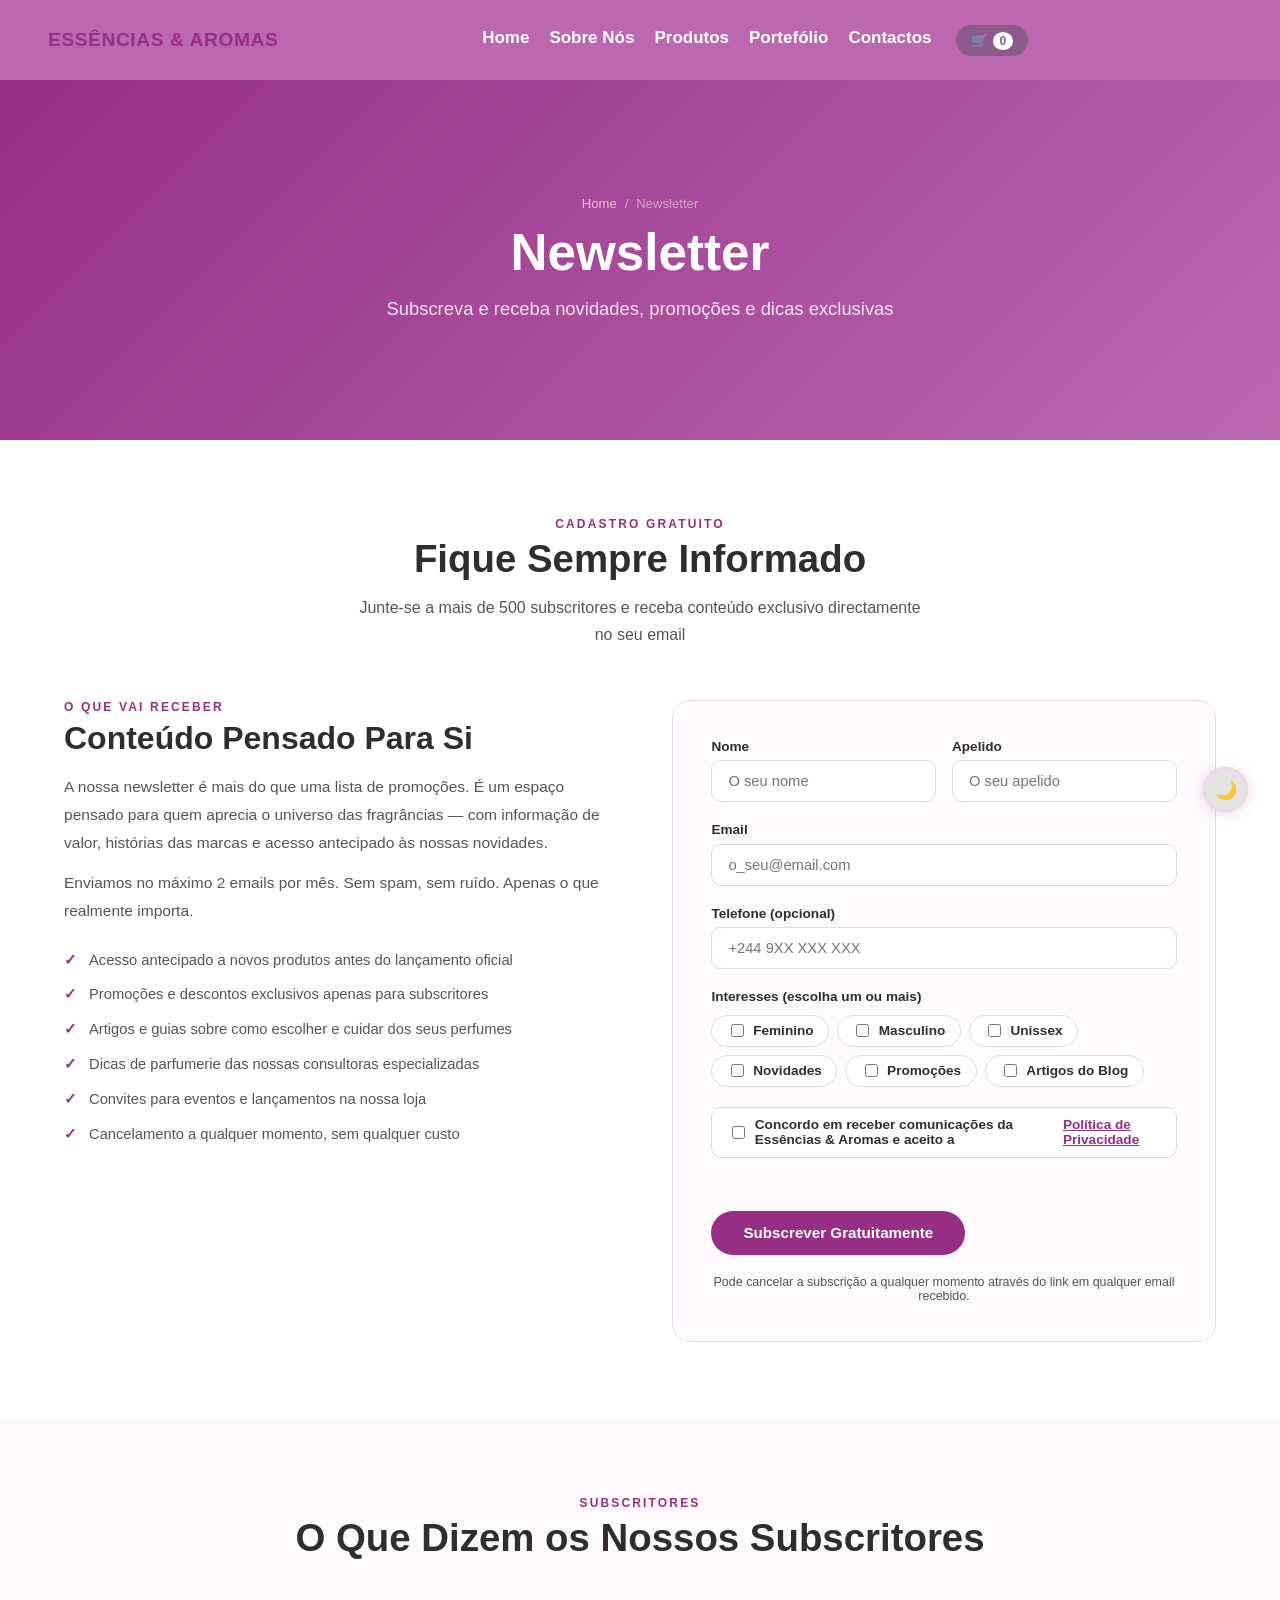
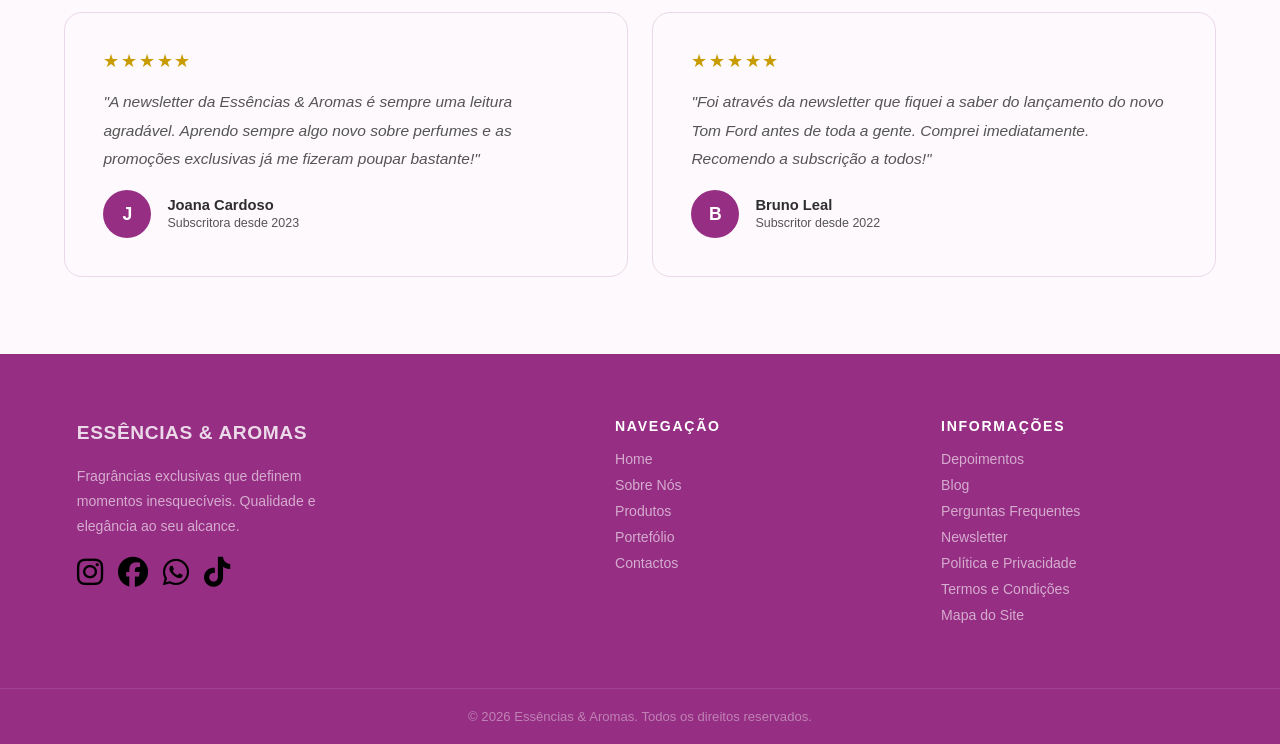
<file: HTML/newsletter.html>
<!DOCTYPE html>
<html lang="pt-br">
<head>
    <meta charset="UTF-8">
    <meta name="viewport" content="width=device-width, initial-scale=1.0">
    <script>!function(){var t=localStorage.getItem('ea-theme')||( window.matchMedia('(prefers-color-scheme: dark)').matches?'dark':'light');document.documentElement.setAttribute('data-theme',t);var s=document.createElement('style');s.id='__nt';s.textContent='*,*::before,*::after{transition:none!important}';document.head.appendChild(s);window.addEventListener('load',function(){var e=document.getElementById('__nt');e&&e.parentNode.removeChild(e)})}();</script>
    <!-- Google tag (gtag.js) -->
    <script async src="https://www.googletagmanager.com/gtag/js?id=G-0QW9LWM2E4"></script>
    <script>
        window.dataLayer = window.dataLayer || [];
        function gtag(){dataLayer.push(arguments);}
        gtag('js', new Date());

        gtag('config', 'G-0QW9LWM2E4');
    </script>
    <!-- Google reCAPTCHA -->
    <script src="https://www.google.com/recaptcha/api.js" async defer></script>
    <link rel="stylesheet" href="../CSS/style.css">
    <link rel="stylesheet" href="../CSS/modo-escuro-claro.css">
    <link rel="stylesheet" href="../CSS/newsletter.css">
    <link rel="stylesheet" href="../CSS/carrinho.css">
    <link rel="stylesheet" href="https://cdnjs.cloudflare.com/ajax/libs/font-awesome/6.5.0/css/all.min.css">
    <link rel="stylesheet" href="https://cdnjs.cloudflare.com/ajax/libs/font-awesome/6.7.2/css/all.min.css">
    <title>Newsletter | Essências &amp; Aromas</title>
</head>
<body>

    <header>
        <div class="topbar">
            <a href="../index.html" class="logo"><span>e</span>ssências &amp; aromas</a>
        </div>
        <button id="btn-menu-mobile" class="btn-menu-mobile" aria-label="Abrir menu">
            <span></span><span></span><span></span>
        </button>
        <div class="navbar" id="navbar-menu">
            <ul>
                <li><a href="../index.html">Home</a></li>
                <li><a href="sobre.html">Sobre Nós</a></li>
                <li><a href="produtos.html">Produtos</a></li>
                <li><a href="portfolio.html">Portefólio</a></li>
                <li><a href="contactos.html">Contactos</a></li>
            </ul>
            <div class="carrinho-menu">
                <button id="btn-carrinho-topo">🛒<span id="contador-carrinho">0</span></button>
            </div>
        </div>
    </header>

    <main>

        <section class="pagina-hero">
            <div class="pagina-hero-conteudo">
                <div class="pagina-breadcrumb">
                    <a href="../index.html">Home</a>
                    <span>/</span>
                    <span>Newsletter</span>
                </div>
                <h1>Newsletter</h1>
                <p>Subscreva e receba novidades, promoções e dicas exclusivas</p>
            </div>
        </section>

        <section class="newsletter-pagina-secao">
            <div class="secao-cabecalho">
                <span class="secao-label">Cadastro Gratuito</span>
                <h2>Fique Sempre Informado</h2>
                <p class="secao-desc">Junte-se a mais de 500 subscritores e receba conteúdo exclusivo directamente no seu email</p>
            </div>

            <div class="newsletter-pagina-grid">

                <div class="newsletter-pagina-info">
                    <span class="secao-label">O que vai receber</span>
                    <h2>Conteúdo Pensado Para Si</h2>
                    <p>A nossa newsletter é mais do que uma lista de promoções. É um espaço pensado para quem aprecia o universo das fragrâncias — com informação de valor, histórias das marcas e acesso antecipado às nossas novidades.</p>
                    <p>Enviamos no máximo 2 emails por mês. Sem spam, sem ruído. Apenas o que realmente importa.</p>
                    <ul class="newsletter-beneficios">
                        <li>Acesso antecipado a novos produtos antes do lançamento oficial</li>
                        <li>Promoções e descontos exclusivos apenas para subscritores</li>
                        <li>Artigos e guias sobre como escolher e cuidar dos seus perfumes</li>
                        <li>Dicas de parfumerie das nossas consultoras especializadas</li>
                        <li>Convites para eventos e lançamentos na nossa loja</li>
                        <li>Cancelamento a qualquer momento, sem qualquer custo</li>
                    </ul>
                </div>

                <form class="newsletter-pagina-form">

                    <div class="form-grupo-duplo">
                        <!-- NOME -->
                        <div class="form-grupo">
                            <label for="nome">Nome</label>
                            <input type="text" id="nome" class="form-input" placeholder="O seu nome">
                        </div>
                        <!-- APELIDO -->
                        <div class="form-grupo">
                            <label for="apelido">Apelido</label>
                            <input type="text" id="apelido" class="form-input" placeholder="O seu apelido">
                        </div>
                    </div>

                    <!-- EMAIL -->
                    <div class="form-grupo">
                        <label for="email">Email</label>
                        <input type="email" id="email" class="form-input" placeholder="o_seu@email.com">
                    </div>

                    <div class="form-grupo">
                        <label for="telefone">Telefone (opcional)</label>
                        <input type="tel" id="telefone" class="form-input" placeholder="+244 9XX XXX XXX">
                    </div>

                    <div class="form-grupo">
                        <label>Interesses (escolha um ou mais)</label>
                        <div class="form-checkgroup">
                            <label class="form-check-label">
                                <input type="checkbox" name="interesse" value="feminino"> Feminino
                            </label>
                            <label class="form-check-label">
                                <input type="checkbox" name="interesse" value="masculino"> Masculino
                            </label>
                            <label class="form-check-label">
                                <input type="checkbox" name="interesse" value="unissex"> Unissex
                            </label>
                            <label class="form-check-label">
                                <input type="checkbox" name="interesse" value="novidades"> Novidades
                            </label>
                            <label class="form-check-label">
                                <input type="checkbox" name="interesse" value="promocoes"> Promoções
                            </label>
                            <label class="form-check-label">
                                <input type="checkbox" name="interesse" value="blog"> Artigos do Blog
                            </label>
                        </div>
                    </div>

                    <div class="form-grupo">
                        <label class="form-check-label" style="border-radius: 10px; padding: 0.6rem 1rem;">
                            <input type="checkbox" name="consentimento" id="consentimento">
                            Concordo em receber comunicações da Essências &amp; Aromas e aceito a
                            <a href="politica-privacidade.html" style="color: var(--rosa-escuro);">Política de Privacidade</a>
                        </label>
                        <span id="valid-consentimento" class="msg-erro" style="color: red; text-align: end;"></span>
                    </div>

                    <div class="form-grupo">
                        <div class="g-recaptcha" data-sitekey="6Le6OkktAAAAADwI5FSkKU7QUMeRG6CcHLWMalnK"></div>
                        <span id="valid-recaptcha" class="msg-erro" style="color: red; text-align: end;"></span>
                    </div>

                    <button type="button" class="btn-form" onclick="leitura()">Subscrever Gratuitamente</button>

                    <p style="font-size: 0.78rem; color: var(--texto-medio); margin: 0; text-align: center;">
                        Pode cancelar a subscrição a qualquer momento através do link em qualquer email recebido.
                    </p>

                </form>

            </div>
        </section>

        <section class="depoimentos" style="background-color: var(--fundo-suave);">
            <div class="secao-cabecalho">
                <span class="secao-label">Subscritores</span>
                <h2>O Que Dizem os Nossos Subscritores</h2>
            </div>
            <div class="depoimentos-grid depoimentos-preview">
                <div class="depoimento-card">
                    <div class="depoimento-estrelas">&#9733;&#9733;&#9733;&#9733;&#9733;</div>
                    <p class="depoimento-texto">"A newsletter da Essências &amp; Aromas é sempre uma leitura agradável. Aprendo sempre algo novo sobre perfumes e as promoções exclusivas já me fizeram poupar bastante!"</p>
                    <div class="depoimento-autor">
                        <div class="depoimento-avatar">J</div>
                        <div><strong>Joana Cardoso</strong><span>Subscritora desde 2023</span></div>
                    </div>
                </div>
                <div class="depoimento-card">
                    <div class="depoimento-estrelas">&#9733;&#9733;&#9733;&#9733;&#9733;</div>
                    <p class="depoimento-texto">"Foi através da newsletter que fiquei a saber do lançamento do novo Tom Ford antes de toda a gente. Comprei imediatamente. Recomendo a subscrição a todos!"</p>
                    <div class="depoimento-autor">
                        <div class="depoimento-avatar">B</div>
                        <div><strong>Bruno Leal</strong><span>Subscritor desde 2022</span></div>
                    </div>
                </div>
            </div>
        </section>

    </main>

    <footer>
        <div class="footer-conteudo">
            <div class="footer-marca">
                <a href="../index.html" class="logo"><span>e</span>ssências &amp; aromas</a>
                <p>Fragrâncias exclusivas que definem momentos inesquecíveis. Qualidade e elegância ao seu alcance.</p>
                <br>
                  <div class="redes-sociais">
                    <a href="https://instagram.com/nasi_comercial" target="_blank">
                        <i class="fa-brands fa-instagram"></i>
                    </a>
                    <a href="https://facebook.com/Nasi_Comercial" target="_blank">
                        <i class="fa-brands fa-facebook"></i>
                    </a>
                    <a href="https://wa.me/244951223468?text=Olá!%20Gostaria%20de%20mais%20informações." target="_blank">
                        <i class="fa-brands fa-whatsapp"></i>
                    </a>
                    <a href="https://tiktok.com/nasi_comercial" target="_blank">
                        <i class="fa-brands fa-tiktok"></i>
                    </a>
                </div>
            </div>
            <div class="footer-links">
                <h4>Navegação</h4>
                <ul>
                    <li><a href="../index.html">Home</a></li>
                    <li><a href="sobre.html">Sobre Nós</a></li>
                    <li><a href="produtos.html">Produtos</a></li>
                    <li><a href="portfolio.html">Portefólio</a></li>
                    <li><a href="contactos.html">Contactos</a></li>
                </ul>
            </div>
            <div class="footer-links">
                <h4>Informações</h4>
                <ul>
                    <li><a href="depoimentos.html">Depoimentos</a></li>
                    <li><a href="blog.html">Blog</a></li>
                    <li><a href="faq.html">Perguntas Frequentes</a></li>
                    <li><a href="newsletter.html">Newsletter</a></li>
                    <li><a href="politica-privacidade.html">Política e Privacidade</a></li>
                    <li><a href="termos-condicoes.html">Termos e Condições</a></li>
                    <li><a href="mapa-do-site.html">Mapa do Site</a></li>
                </ul>
            </div>
        </div>
        <div class="footer-copy">
            <p>&copy; 2026 Essências &amp; Aromas. Todos os direitos reservados.</p>
        </div>
    </footer>

    <button id="btn-topo" onclick="voltarTopo()">&#8679;</button>

    <div id="janela-carrinho" class="modal-carrinho">
        <div class="conteudo-carrinho">
            <span id="fechar-carrinho" class="botao-fechar">&times;</span>
            <h2>Seu Carrinho</h2>
            <div id="itens-do-carrinho">
                <p style="color: #666; text-align: center;">O carrinho está vazio.</p>
            </div>
            <div class="total-carrinho">
                <strong>Total: <span id="preco-total">0,00 Kz</span></strong>
            </div>
            <button id="btn-finalizar-compra" class="btn-finalizar">Finalizar Compra</button>
        </div>
    </div>

    <div id="modal-checkout" class="modal-checkout oculto">
        <div class="checkout-conteudo">
            <button class="fechar-checkout" onclick="fecharCheckout()">&times;</button>
            <h2>Finalizar Compra</h2>

            <div class="metodos-pagamento">
            <button class="tab-pagamento ativo" data-metodo="cartao">Cartão</button>
            <button class="tab-pagamento" data-metodo="multicaixa">Multicaixa Express</button>
        </div>

        <form id="form-cartao" class="form-pagamento">
        <label for="nome-cartao">Nome no cartão</label>
        <input type="text" id="nome-cartao" placeholder="Ex: Naomi Silva" required>

        <label for="numero-cartao">Número do cartão</label>
        <input type="text" id="numero-cartao" placeholder="0000 0000 0000 0000" maxlength="19" required>

        <div class="linha-dupla">
            <div>
            <label for="validade-cartao">Validade</label>
            <input type="text" id="validade-cartao" placeholder="MM/AA" maxlength="5" required>
            </div>
            <div>
            <label for="cvv-cartao">CVV</label>
            <input type="text" id="cvv-cartao" placeholder="123" maxlength="3" required>
            </div>
        </div>

        <button type="submit" class="botao-pagar">Pagar Agora</button>
        </form>

        <form id="form-multicaixa" class="form-pagamento oculto">
        <label for="numero-telefone">Número de telefone</label>
        <input type="text" id="numero-telefone" placeholder="9XX XXX XXX" required>
        <p class="aviso-simulacao">Vai receber um pedido de confirmação no telemóvel.</p>
        <button type="submit" class="botao-pagar">Confirmar Pagamento</button>
        </form>

        <p class="aviso-simulacao rodape">⚠️ Simulação apenas — nenhum pagamento real é processado.</p>
        </div>
    </div>

    <script src="../JS/menu-responsivo.js"></script>
    <script src="../JS/jquery-4.0.0.min.js"></script>
    <script src="../JS/newsletter.js"></script>
    <script src="../JS/botao-topo.js"></script>
    <script src="../JS/modo-escuro-claro.js"></script>
    <script src="../JS/carrinho.js"></script>
    <script src="../JS/pagamento.js"></script>
</body>
</html>
</file>
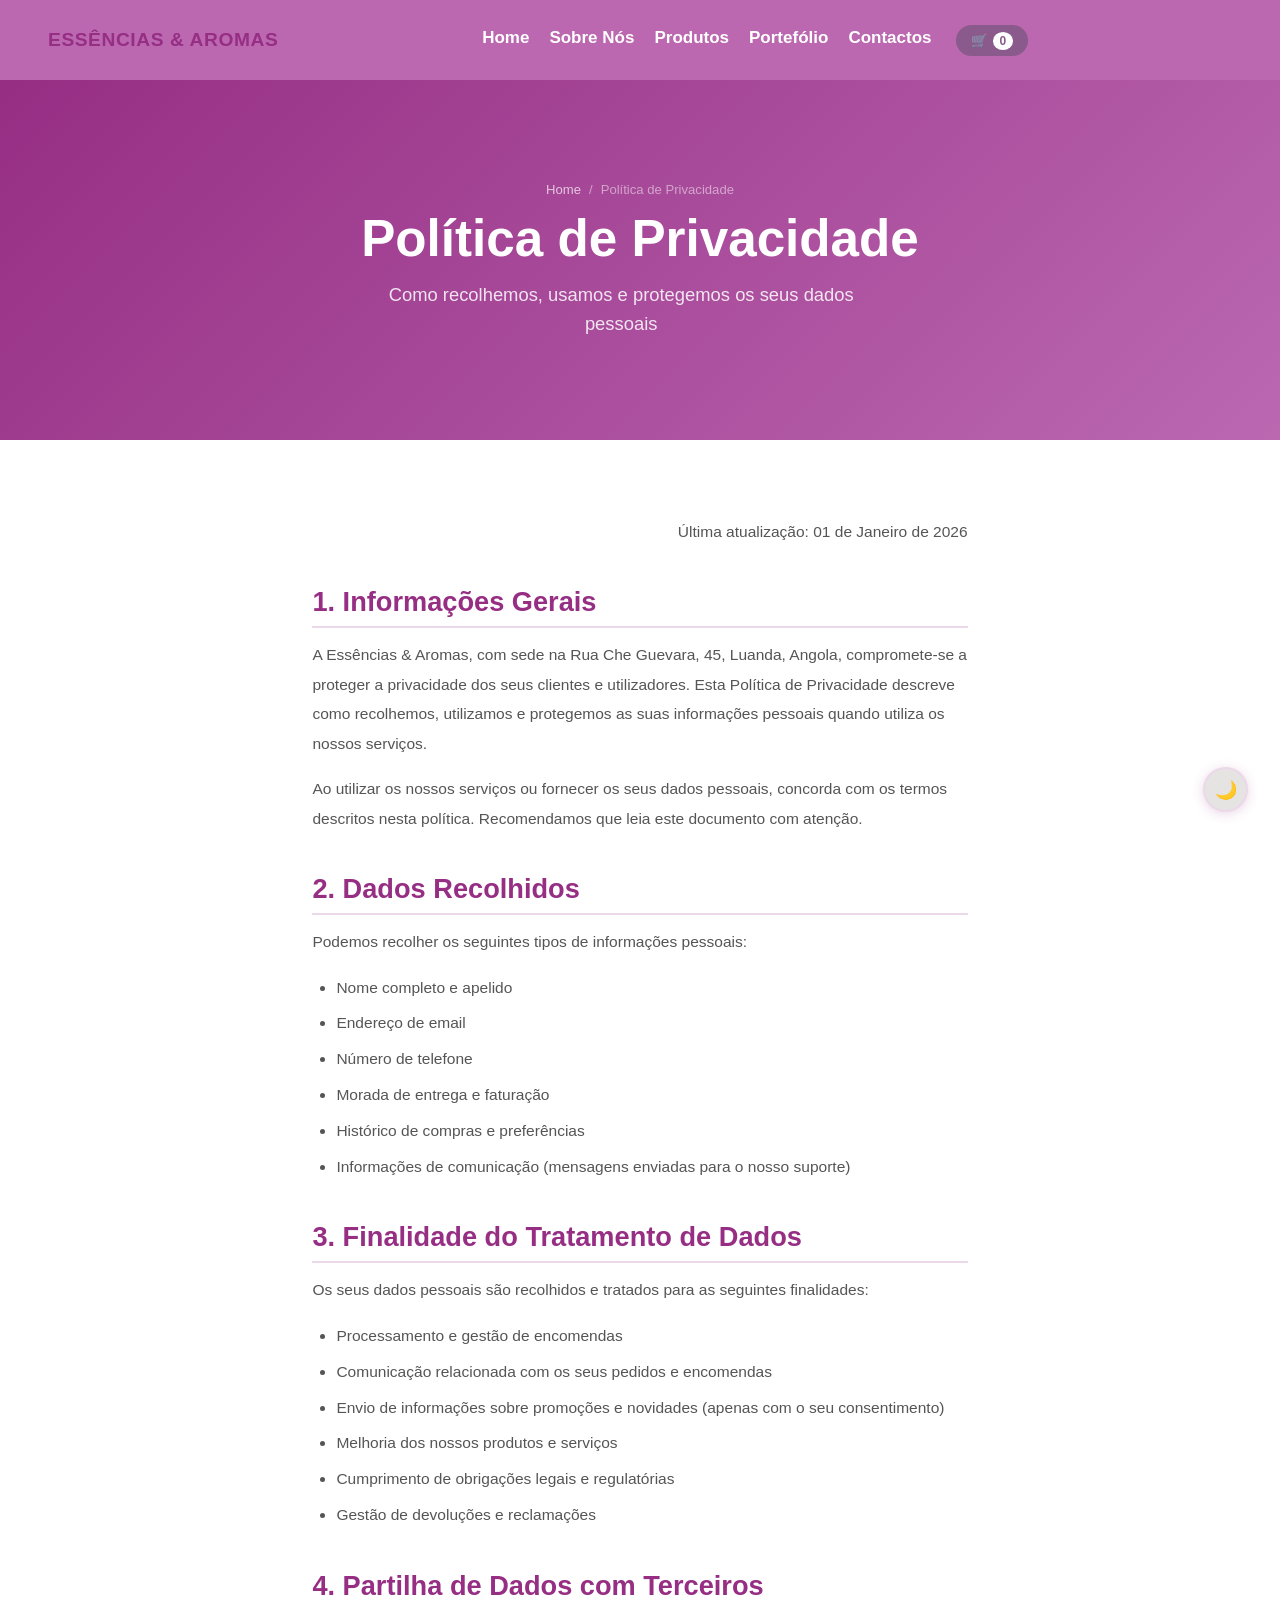
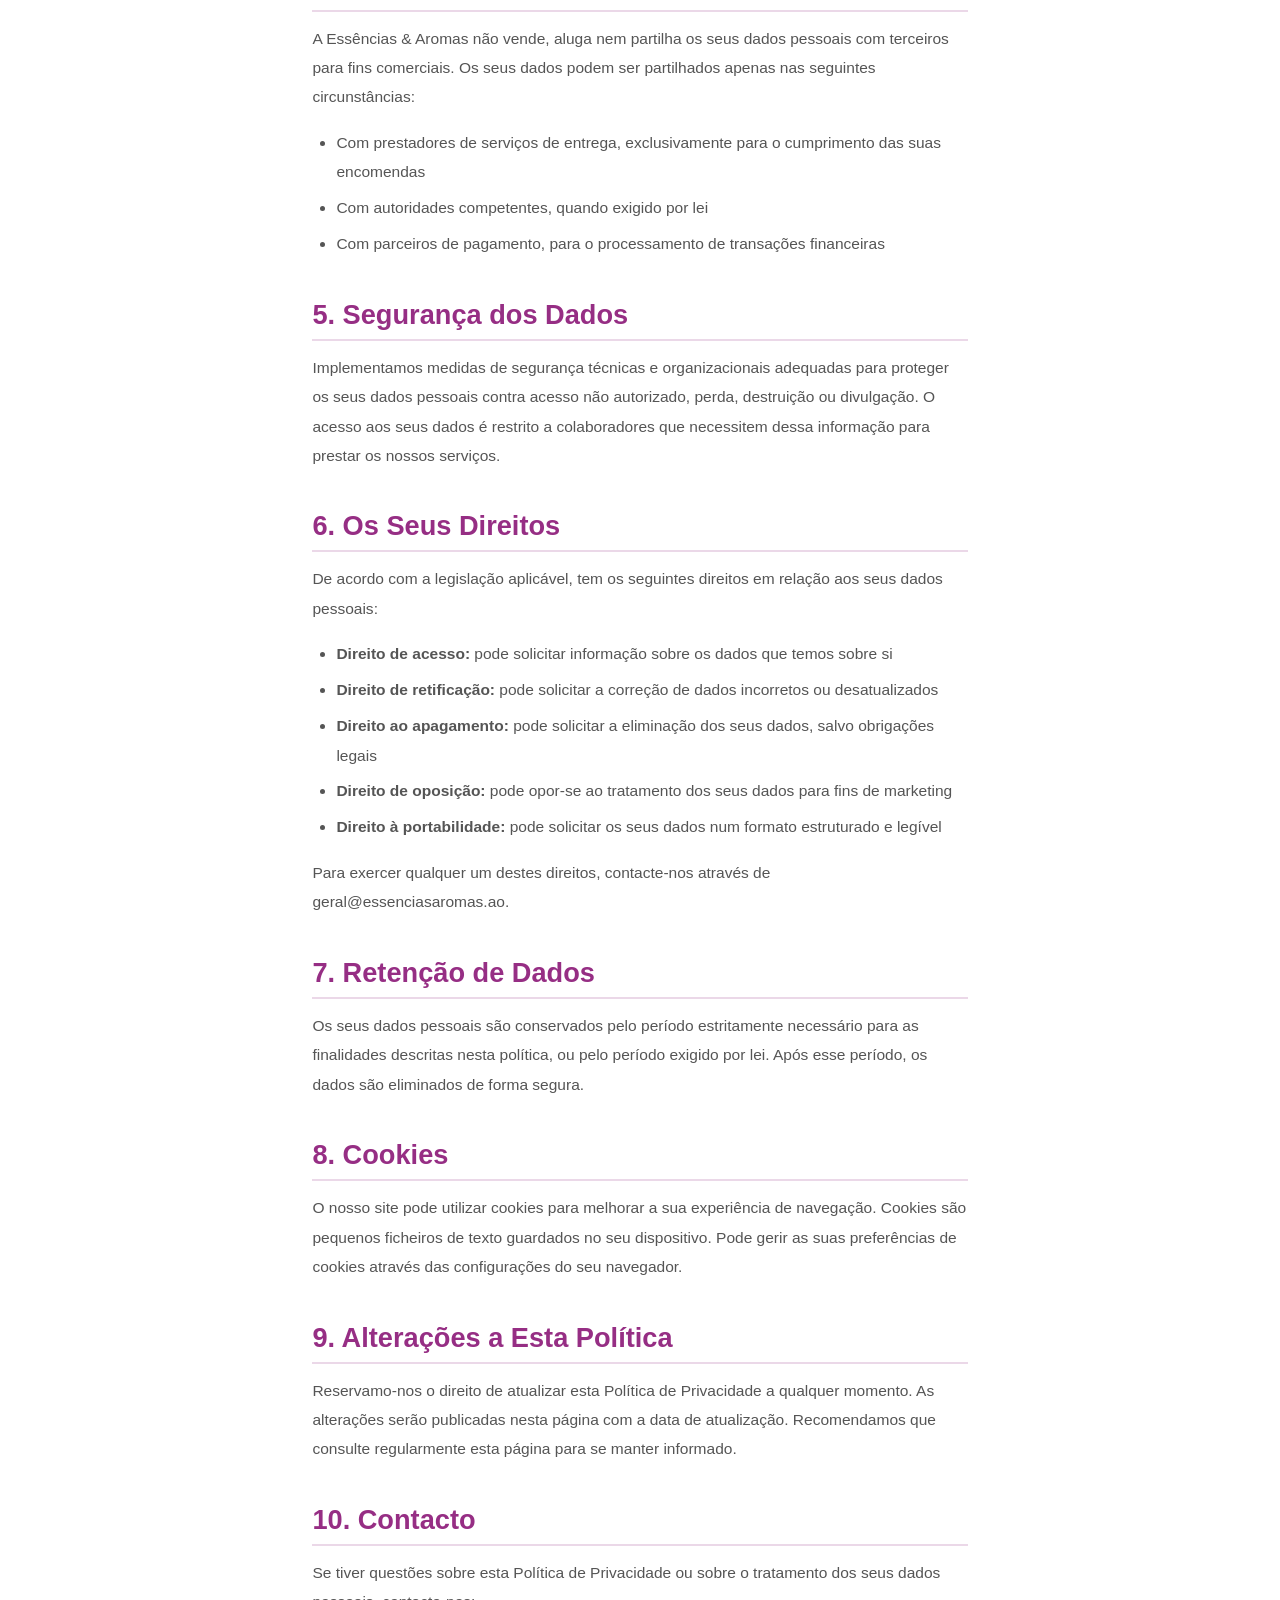
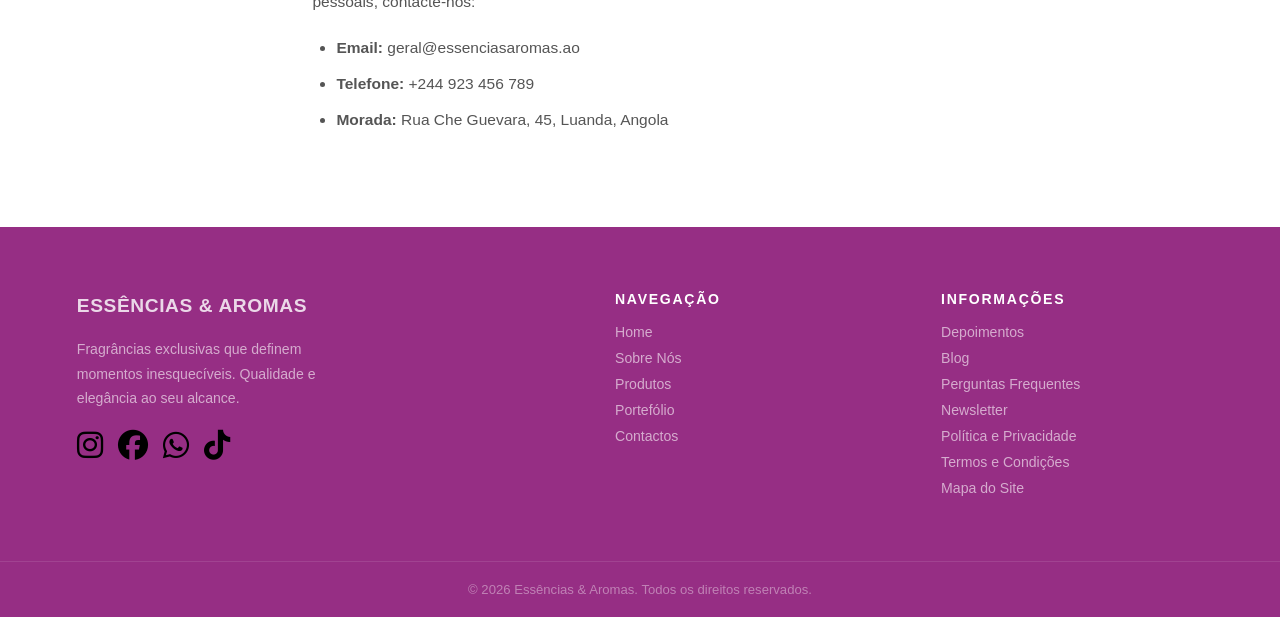
<file: HTML/politica-privacidade.html>
<!DOCTYPE html>
<html lang="pt-br">
<head>
    <meta charset="UTF-8">
    <meta name="viewport" content="width=device-width, initial-scale=1.0">
    <script>!function(){var t=localStorage.getItem('ea-theme')||( window.matchMedia('(prefers-color-scheme: dark)').matches?'dark':'light');document.documentElement.setAttribute('data-theme',t);var s=document.createElement('style');s.id='__nt';s.textContent='*,*::before,*::after{transition:none!important}';document.head.appendChild(s);window.addEventListener('load',function(){var e=document.getElementById('__nt');e&&e.parentNode.removeChild(e)})}();</script>
    <!-- Google tag (gtag.js) -->
    <script async src="https://www.googletagmanager.com/gtag/js?id=G-0QW9LWM2E4"></script>
    <script>
        window.dataLayer = window.dataLayer || [];
        function gtag(){dataLayer.push(arguments);}
        gtag('js', new Date());

        gtag('config', 'G-0QW9LWM2E4');
    </script>
    <link rel="stylesheet" href="../CSS/style.css">
    <link rel="stylesheet" href="../CSS/modo-escuro-claro.css">
    <link rel="stylesheet" href="../CSS/carrinho.css">
    <link rel="stylesheet" href="https://cdnjs.cloudflare.com/ajax/libs/font-awesome/6.7.2/css/all.min.css">
    <title>Política de Privacidade | Essências &amp; Aromas</title>
</head>
<body>

    <header>
        <div class="topbar">
            <a href="../index.html" class="logo"><span>e</span>ssências &amp; aromas</a>
        </div>
        <button id="btn-menu-mobile" class="btn-menu-mobile" aria-label="Abrir menu">
            <span></span><span></span><span></span>
        </button>
        <div class="navbar" id="navbar-menu">
            <ul>
                <li><a href="../index.html">Home</a></li>
                <li><a href="sobre.html">Sobre Nós</a></li>
                <li><a href="produtos.html">Produtos</a></li>
                <li><a href="portfolio.html">Portefólio</a></li>
                <li><a href="contactos.html">Contactos</a></li>
            </ul>
            <div class="carrinho-menu">
                <button id="btn-carrinho-topo">🛒<span id="contador-carrinho">0</span></button>
            </div>
        </div>
    </header>

    <main>

        <section class="pagina-hero">
            <div class="pagina-hero-conteudo">
                <div class="pagina-breadcrumb">
                    <a href="../index.html">Home</a>
                    <span>/</span>
                    <span>Política de Privacidade</span>
                </div>
                <h1>Política de Privacidade</h1>
                <p>Como recolhemos, usamos e protegemos os seus dados pessoais</p>
            </div>
        </section>

        <div class="texto-pagina">
            <p class="texto-data">Última atualização: 01 de Janeiro de 2026</p>

            <h2>1. Informações Gerais</h2>
            <p>A Essências &amp; Aromas, com sede na Rua Che Guevara, 45, Luanda, Angola, compromete-se a proteger a privacidade dos seus clientes e utilizadores. Esta Política de Privacidade descreve como recolhemos, utilizamos e protegemos as suas informações pessoais quando utiliza os nossos serviços.</p>
            <p>Ao utilizar os nossos serviços ou fornecer os seus dados pessoais, concorda com os termos descritos nesta política. Recomendamos que leia este documento com atenção.</p>

            <h2>2. Dados Recolhidos</h2>
            <p>Podemos recolher os seguintes tipos de informações pessoais:</p>
            <ul>
                <li>Nome completo e apelido</li>
                <li>Endereço de email</li>
                <li>Número de telefone</li>
                <li>Morada de entrega e faturação</li>
                <li>Histórico de compras e preferências</li>
                <li>Informações de comunicação (mensagens enviadas para o nosso suporte)</li>
            </ul>

            <h2>3. Finalidade do Tratamento de Dados</h2>
            <p>Os seus dados pessoais são recolhidos e tratados para as seguintes finalidades:</p>
            <ul>
                <li>Processamento e gestão de encomendas</li>
                <li>Comunicação relacionada com os seus pedidos e encomendas</li>
                <li>Envio de informações sobre promoções e novidades (apenas com o seu consentimento)</li>
                <li>Melhoria dos nossos produtos e serviços</li>
                <li>Cumprimento de obrigações legais e regulatórias</li>
                <li>Gestão de devoluções e reclamações</li>
            </ul>

            <h2>4. Partilha de Dados com Terceiros</h2>
            <p>A Essências &amp; Aromas não vende, aluga nem partilha os seus dados pessoais com terceiros para fins comerciais. Os seus dados podem ser partilhados apenas nas seguintes circunstâncias:</p>
            <ul>
                <li>Com prestadores de serviços de entrega, exclusivamente para o cumprimento das suas encomendas</li>
                <li>Com autoridades competentes, quando exigido por lei</li>
                <li>Com parceiros de pagamento, para o processamento de transações financeiras</li>
            </ul>

            <h2>5. Segurança dos Dados</h2>
            <p>Implementamos medidas de segurança técnicas e organizacionais adequadas para proteger os seus dados pessoais contra acesso não autorizado, perda, destruição ou divulgação. O acesso aos seus dados é restrito a colaboradores que necessitem dessa informação para prestar os nossos serviços.</p>

            <h2>6. Os Seus Direitos</h2>
            <p>De acordo com a legislação aplicável, tem os seguintes direitos em relação aos seus dados pessoais:</p>
            <ul>
                <li><strong>Direito de acesso:</strong> pode solicitar informação sobre os dados que temos sobre si</li>
                <li><strong>Direito de retificação:</strong> pode solicitar a correção de dados incorretos ou desatualizados</li>
                <li><strong>Direito ao apagamento:</strong> pode solicitar a eliminação dos seus dados, salvo obrigações legais</li>
                <li><strong>Direito de oposição:</strong> pode opor-se ao tratamento dos seus dados para fins de marketing</li>
                <li><strong>Direito à portabilidade:</strong> pode solicitar os seus dados num formato estruturado e legível</li>
            </ul>
            <p>Para exercer qualquer um destes direitos, contacte-nos através de geral@essenciasaromas.ao.</p>

            <h2>7. Retenção de Dados</h2>
            <p>Os seus dados pessoais são conservados pelo período estritamente necessário para as finalidades descritas nesta política, ou pelo período exigido por lei. Após esse período, os dados são eliminados de forma segura.</p>

            <h2>8. Cookies</h2>
            <p>O nosso site pode utilizar cookies para melhorar a sua experiência de navegação. Cookies são pequenos ficheiros de texto guardados no seu dispositivo. Pode gerir as suas preferências de cookies através das configurações do seu navegador.</p>

            <h2>9. Alterações a Esta Política</h2>
            <p>Reservamo-nos o direito de atualizar esta Política de Privacidade a qualquer momento. As alterações serão publicadas nesta página com a data de atualização. Recomendamos que consulte regularmente esta página para se manter informado.</p>

            <h2>10. Contacto</h2>
            <p>Se tiver questões sobre esta Política de Privacidade ou sobre o tratamento dos seus dados pessoais, contacte-nos:</p>
            <ul>
                <li><strong>Email:</strong> geral@essenciasaromas.ao</li>
                <li><strong>Telefone:</strong> +244 923 456 789</li>
                <li><strong>Morada:</strong> Rua Che Guevara, 45, Luanda, Angola</li>
            </ul>
        </div>

    </main>

     <footer>
        <div class="footer-conteudo">
            <div class="footer-marca">
                <a href="../index.html" class="logo"><span>e</span>ssências &amp; aromas</a>
                <p>Fragrâncias exclusivas que definem momentos inesquecíveis. Qualidade e elegância ao seu alcance.</p>
                <br>
                  <div class="redes-sociais">
                    <a href="https://instagram.com/nasi_comercial" target="_blank">
                        <i class="fa-brands fa-instagram"></i>
                    </a>
                    <a href="https://facebook.com/Nasi_Comercial" target="_blank">
                        <i class="fa-brands fa-facebook"></i>
                    </a>
                    <a href="https://wa.me/244951223468?text=Olá!%20Gostaria%20de%20mais%20informações." target="_blank">
                        <i class="fa-brands fa-whatsapp"></i>
                    </a>
                    <a href="https://tiktok.com/nasi_comercial" target="_blank">
                        <i class="fa-brands fa-tiktok"></i>
                    </a>
                </div>
            </div>
            <div class="footer-links">
                <h4>Navegação</h4>
                <ul>
                    <li><a href="../index.html">Home</a></li>
                    <li><a href="sobre.html">Sobre Nós</a></li>
                    <li><a href="produtos.html">Produtos</a></li>
                    <li><a href="portfolio.html">Portefólio</a></li>
                    <li><a href="contactos.html">Contactos</a></li>
                </ul>
            </div>
            <div class="footer-links">
                <h4>Informações</h4>
                <ul>
                    <li><a href="depoimentos.html">Depoimentos</a></li>
                    <li><a href="blog.html">Blog</a></li>
                    <li><a href="faq.html">Perguntas Frequentes</a></li>
                    <li><a href="newsletter.html">Newsletter</a></li>
                    <li><a href="politica-privacidade.html">Política e Privacidade</a></li>
                    <li><a href="termos-condicoes.html">Termos e Condições</a></li>
                    <li><a href="mapa-do-site.html">Mapa do Site</a></li>
                </ul>
            </div>
        </div>
        <div class="footer-copy">
            <p>&copy; 2026 Essências &amp; Aromas. Todos os direitos reservados.</p>
        </div>
    </footer>

    <button id="btn-topo" onclick="voltarTopo()">&#8679;</button>

    <div id="janela-carrinho" class="modal-carrinho">
        <div class="conteudo-carrinho">
            <span id="fechar-carrinho" class="botao-fechar">&times;</span>
            <h2>Seu Carrinho</h2>
            <div id="itens-do-carrinho">
                <p style="color: #666; text-align: center;">O carrinho está vazio.</p>
            </div>
            <div class="total-carrinho">
                <strong>Total: <span id="preco-total">0,00 Kz</span></strong>
            </div>
            <button id="btn-finalizar-compra" class="btn-finalizar">Finalizar Compra</button>
        </div>
    </div>

    <div id="modal-checkout" class="modal-checkout oculto">
        <div class="checkout-conteudo">
            <button class="fechar-checkout" onclick="fecharCheckout()">&times;</button>
            <h2>Finalizar Compra</h2>

            <div class="metodos-pagamento">
            <button class="tab-pagamento ativo" data-metodo="cartao">Cartão</button>
            <button class="tab-pagamento" data-metodo="multicaixa">Multicaixa Express</button>
        </div>

        <form id="form-cartao" class="form-pagamento">
        <label for="nome-cartao">Nome no cartão</label>
        <input type="text" id="nome-cartao" placeholder="Ex: Naomi Silva" required>

        <label for="numero-cartao">Número do cartão</label>
        <input type="text" id="numero-cartao" placeholder="0000 0000 0000 0000" maxlength="19" required>

        <div class="linha-dupla">
            <div>
            <label for="validade-cartao">Validade</label>
            <input type="text" id="validade-cartao" placeholder="MM/AA" maxlength="5" required>
            </div>
            <div>
            <label for="cvv-cartao">CVV</label>
            <input type="text" id="cvv-cartao" placeholder="123" maxlength="3" required>
            </div>
        </div>

        <button type="submit" class="botao-pagar">Pagar Agora</button>
        </form>

        <form id="form-multicaixa" class="form-pagamento oculto">
        <label for="numero-telefone">Número de telefone</label>
        <input type="text" id="numero-telefone" placeholder="9XX XXX XXX" required>
        <p class="aviso-simulacao">Vai receber um pedido de confirmação no telemóvel.</p>
        <button type="submit" class="botao-pagar">Confirmar Pagamento</button>
        </form>

        <p class="aviso-simulacao rodape">⚠️ Simulação apenas — nenhum pagamento real é processado.</p>
        </div>
    </div>

    <script src="../JS/menu-responsivo.js"></script>
    <script src="../JS/jquery-4.0.0.min.js"></script>
    <script src="../JS/botao-topo.js"></script>
    <script src="../JS/modo-escuro-claro.js"></script>
    <script src="../JS/carrinho.js"></script>
    <script src="../JS/pagamento.js"></script>
</body>
</html>
</file>
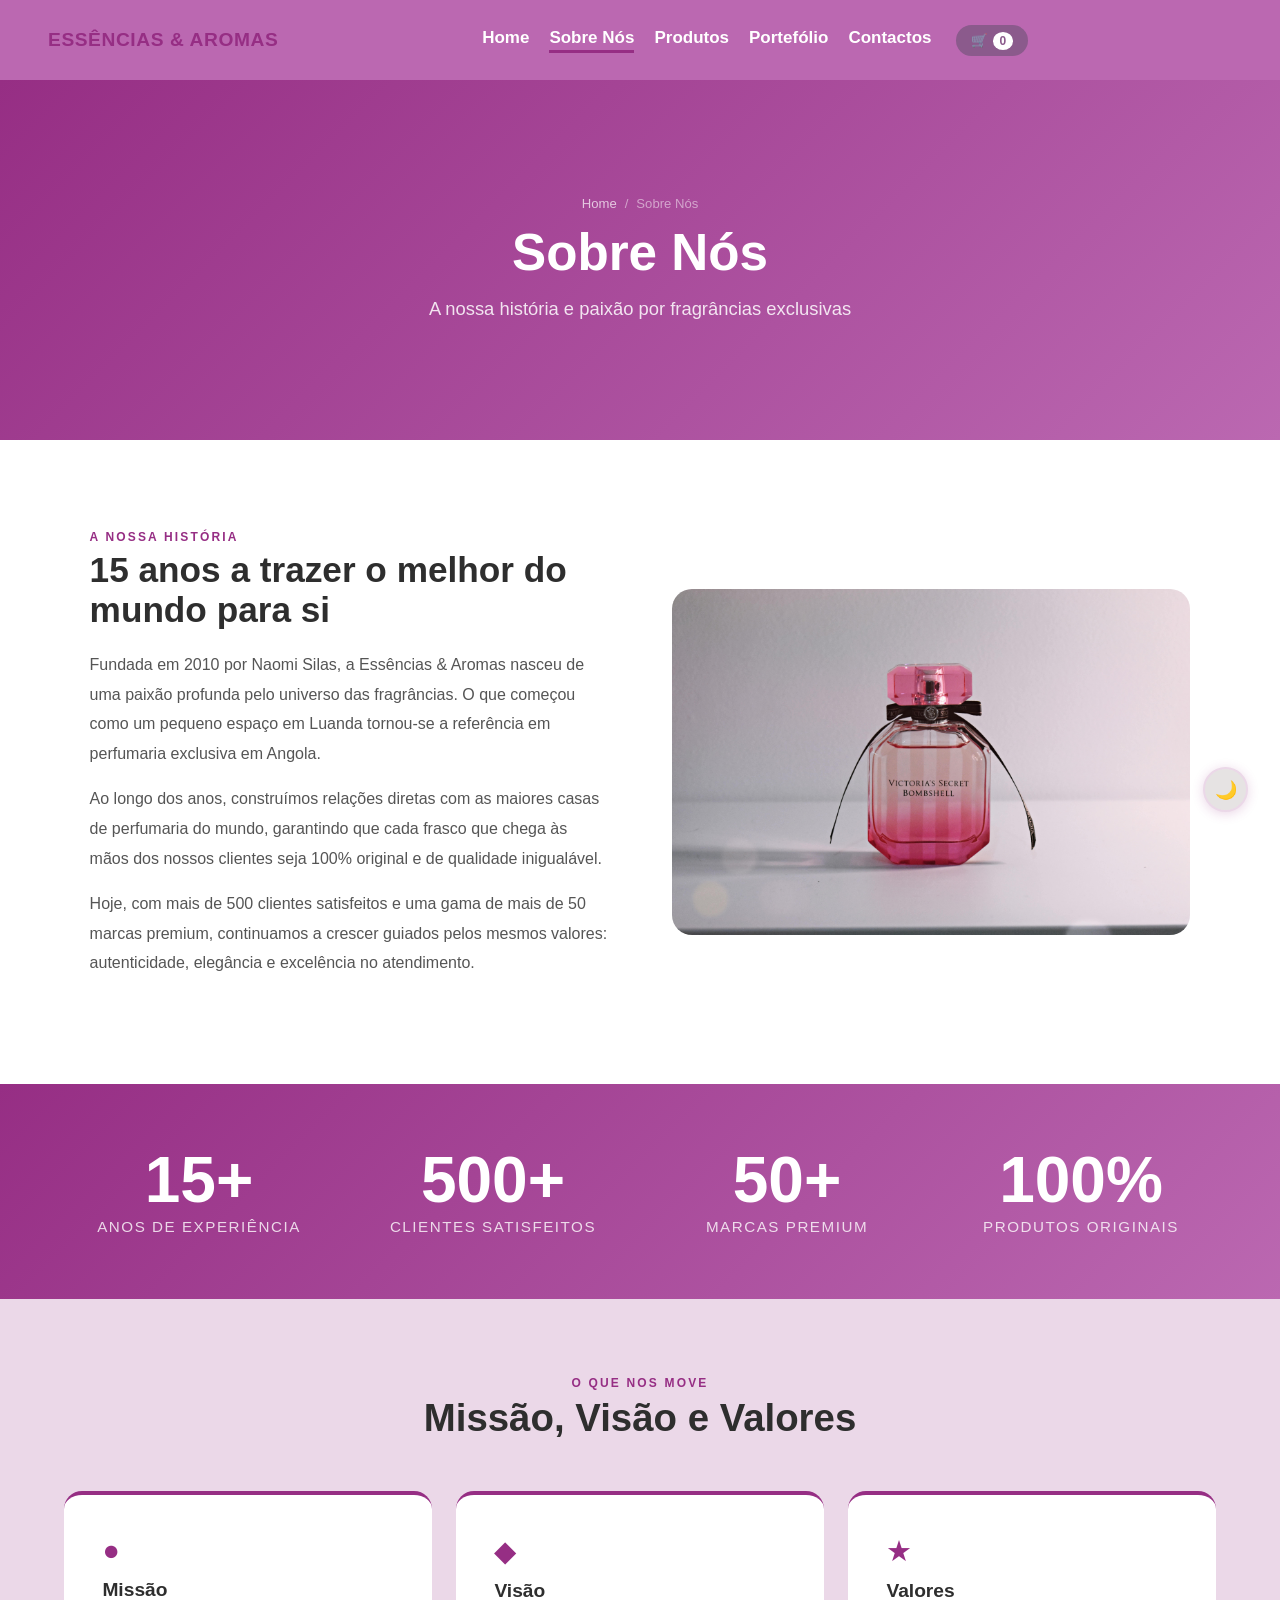
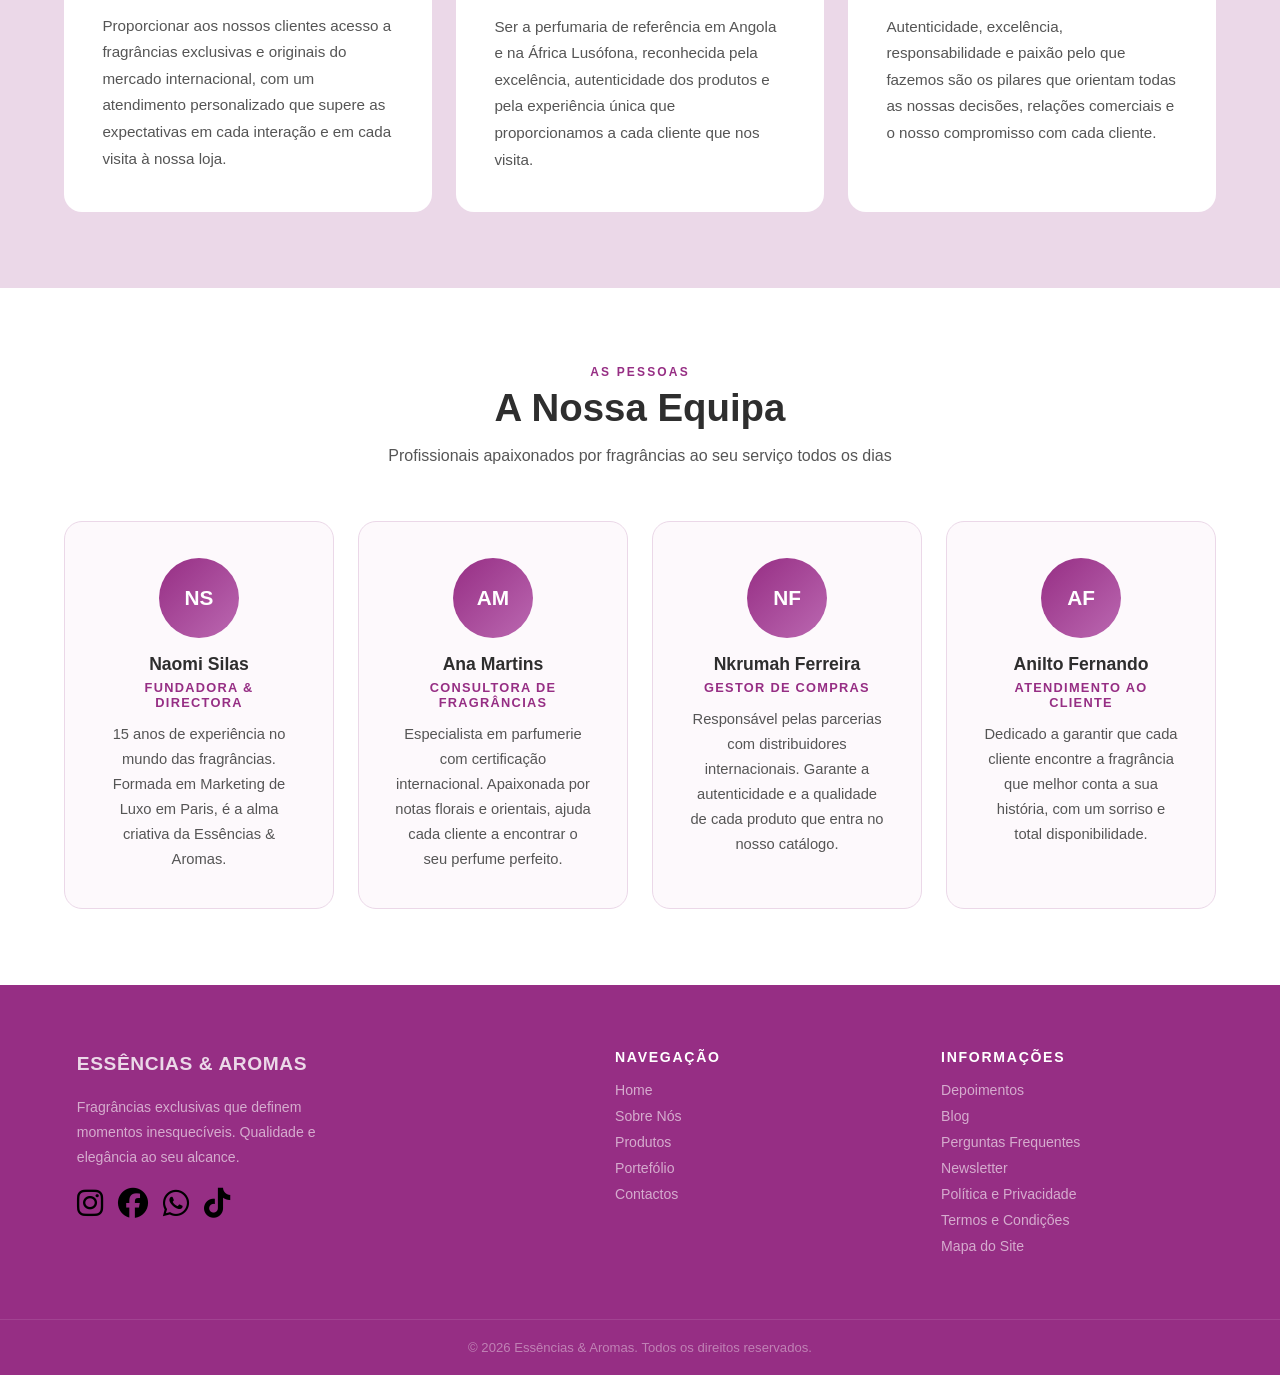
<file: HTML/sobre.html>
<!DOCTYPE html>
<html lang="pt-br">
<head>
    <meta charset="UTF-8">
    <meta name="viewport" content="width=device-width, initial-scale=1.0">
    <script>!function(){var t=localStorage.getItem('ea-theme')||( window.matchMedia('(prefers-color-scheme: dark)').matches?'dark':'light');document.documentElement.setAttribute('data-theme',t);var s=document.createElement('style');s.id='__nt';s.textContent='*,*::before,*::after{transition:none!important}';document.head.appendChild(s);window.addEventListener('load',function(){var e=document.getElementById('__nt');e&&e.parentNode.removeChild(e)})}();</script>
    <!-- Google tag (gtag.js) -->
    <script async src="https://www.googletagmanager.com/gtag/js?id=G-0QW9LWM2E4"></script>
    <script>
        window.dataLayer = window.dataLayer || [];
        function gtag(){dataLayer.push(arguments);}
        gtag('js', new Date());

        gtag('config', 'G-0QW9LWM2E4');
    </script>
    <link rel="stylesheet" href="../CSS/style.css">
    <link rel="stylesheet" href="../CSS/modo-escuro-claro.css">
    <link rel="stylesheet" href="../CSS/carrinho.css">
    <link rel="stylesheet" href="https://cdnjs.cloudflare.com/ajax/libs/font-awesome/6.7.2/css/all.min.css">
    <title>Sobre Nós | Essências &amp; Aromas</title>
</head>
<body>

    <header>
        <div class="topbar">
            <a href="../index.html" class="logo"><span>e</span>ssências &amp; aromas</a>
        </div>
        <button id="btn-menu-mobile" class="btn-menu-mobile" aria-label="Abrir menu">
            <span></span><span></span><span></span>
        </button>
        <div class="navbar" id="navbar-menu">
            <ul>
                <li><a href="../index.html">Home</a></li>
                <li><a href="sobre.html" class="nav-ativo">Sobre Nós</a></li>
                <li><a href="produtos.html">Produtos</a></li>
                <li><a href="portfolio.html">Portefólio</a></li>
                <li><a href="contactos.html">Contactos</a></li>
            </ul>
            <div class="carrinho-menu">
                <button id="btn-carrinho-topo">🛒<span id="contador-carrinho">0</span></button>
            </div>
        </div>
    </header>

    <main>

        <section class="pagina-hero">
            <div class="pagina-hero-conteudo">
                <div class="pagina-breadcrumb">
                    <a href="../index.html">Home</a>
                    <span>/</span>
                    <span>Sobre Nós</span>
                </div>
                <h1>Sobre Nós</h1>
                <p>A nossa história e paixão por fragrâncias exclusivas</p>
            </div>
        </section>

        <!-- HISTÓRIA -->
        <section class="sobre-completo">
            <div class="sobre-completo-grid">
                <div class="sobre-completo-texto">
                    <span class="secao-label">A Nossa História</span>
                    <h2>15 anos a trazer o melhor do mundo para si</h2>
                    <p>Fundada em 2010 por Naomi Silas, a Essências &amp; Aromas nasceu de uma paixão profunda pelo universo das fragrâncias. O que começou como um pequeno espaço em Luanda tornou-se a referência em perfumaria exclusiva em Angola.</p>
                    <p>Ao longo dos anos, construímos relações diretas com as maiores casas de perfumaria do mundo, garantindo que cada frasco que chega às mãos dos nossos clientes seja 100% original e de qualidade inigualável.</p>
                    <p>Hoje, com mais de 500 clientes satisfeitos e uma gama de mais de 50 marcas premium, continuamos a crescer guiados pelos mesmos valores: autenticidade, elegância e excelência no atendimento.</p>
                </div>
                <div class="sobre-completo-imagem">
                    <img src="../Media/Fundo.jpg" alt="Essências e Aromas">
                </div>
            </div>
        </section>

        <!-- ESTATÍSTICAS -->
        <section class="stats-secao">
            <div class="stats-grid">
                <div class="stat-item">
                    <div class="stat-numero">15+</div>
                    <div class="stat-label">Anos de Experiência</div>
                </div>
                <div class="stat-item">
                    <div class="stat-numero">500+</div>
                    <div class="stat-label">Clientes Satisfeitos</div>
                </div>
                <div class="stat-item">
                    <div class="stat-numero">50+</div>
                    <div class="stat-label">Marcas Premium</div>
                </div>
                <div class="stat-item">
                    <div class="stat-numero">100%</div>
                    <div class="stat-label">Produtos Originais</div>
                </div>
            </div>
        </section>

        <!-- MISSÃO, VISÃO E VALORES -->
        <section class="missao-secao secao-wrapper">
            <div class="secao-cabecalho">
                <span class="secao-label">O Que Nos Move</span>
                <h2>Missão, Visão e Valores</h2>
            </div>
            <div class="missao-visao-grid">
                <div class="missao-card">
                    <div class="missao-icone">&#9679;</div>
                    <h3>Missão</h3>
                    <p>Proporcionar aos nossos clientes acesso a fragrâncias exclusivas e originais do mercado internacional, com um atendimento personalizado que supere as expectativas em cada interação e em cada visita à nossa loja.</p>
                </div>
                <div class="missao-card">
                    <div class="missao-icone">&#9670;</div>
                    <h3>Visão</h3>
                    <p>Ser a perfumaria de referência em Angola e na África Lusófona, reconhecida pela excelência, autenticidade dos produtos e pela experiência única que proporcionamos a cada cliente que nos visita.</p>
                </div>
                <div class="missao-card">
                    <div class="missao-icone">&#9733;</div>
                    <h3>Valores</h3>
                    <p>Autenticidade, excelência, responsabilidade e paixão pelo que fazemos são os pilares que orientam todas as nossas decisões, relações comerciais e o nosso compromisso com cada cliente.</p>
                </div>
            </div>
        </section>

        <!-- EQUIPA -->
        <section class="equipa-secao">
            <div class="secao-cabecalho">
                <span class="secao-label">As Pessoas</span>
                <h2>A Nossa Equipa</h2>
                <p class="secao-desc">Profissionais apaixonados por fragrâncias ao seu serviço todos os dias</p>
            </div>
            <div class="equipa-grid">
                <div class="membro-card">
                    <div class="membro-avatar">NS</div>
                    <h3>Naomi Silas</h3>
                    <span class="membro-cargo">Fundadora &amp; Directora</span>
                    <p>15 anos de experiência no mundo das fragrâncias. Formada em Marketing de Luxo em Paris, é a alma criativa da Essências &amp; Aromas.</p>
                </div>
                <div class="membro-card">
                    <div class="membro-avatar">AM</div>
                    <h3>Ana Martins</h3>
                    <span class="membro-cargo">Consultora de Fragrâncias</span>
                    <p>Especialista em parfumerie com certificação internacional. Apaixonada por notas florais e orientais, ajuda cada cliente a encontrar o seu perfume perfeito.</p>
                </div>
                <div class="membro-card">
                    <div class="membro-avatar">NF</div>
                    <h3>Nkrumah Ferreira</h3>
                    <span class="membro-cargo">Gestor de Compras</span>
                    <p>Responsável pelas parcerias com distribuidores internacionais. Garante a autenticidade e a qualidade de cada produto que entra no nosso catálogo.</p>
                </div>
                <div class="membro-card">
                    <div class="membro-avatar">AF</div>
                    <h3>Anilto Fernando</h3>
                    <span class="membro-cargo">Atendimento ao Cliente</span>
                    <p>Dedicado a garantir que cada cliente encontre a fragrância que melhor conta a sua história, com um sorriso e total disponibilidade.</p>
                </div>
            </div>
        </section>

    </main>

     <footer>
        <div class="footer-conteudo">
            <div class="footer-marca">
                <a href="../index.html" class="logo"><span>e</span>ssências &amp; aromas</a>
                <p>Fragrâncias exclusivas que definem momentos inesquecíveis. Qualidade e elegância ao seu alcance.</p>
                <br>
                  <div class="redes-sociais">
                    <a href="https://instagram.com/nasi_comercial" target="_blank">
                        <i class="fa-brands fa-instagram"></i>
                    </a>
                    <a href="https://facebook.com/Nasi_Comercial" target="_blank">
                        <i class="fa-brands fa-facebook"></i>
                    </a>
                    <a href="https://wa.me/244951223468?text=Olá!%20Gostaria%20de%20mais%20informações." target="_blank">
                        <i class="fa-brands fa-whatsapp"></i>
                    </a>
                    <a href="https://tiktok.com/nasi_comercial" target="_blank">
                        <i class="fa-brands fa-tiktok"></i>
                    </a>
                </div>
            </div>
            <div class="footer-links">
                <h4>Navegação</h4>
                <ul>
                    <li><a href="../index.html">Home</a></li>
                    <li><a href="sobre.html">Sobre Nós</a></li>
                    <li><a href="produtos.html">Produtos</a></li>
                    <li><a href="portfolio.html">Portefólio</a></li>
                    <li><a href="contactos.html">Contactos</a></li>
                </ul>
            </div>
            <div class="footer-links">
                <h4>Informações</h4>
                <ul>
                    <li><a href="depoimentos.html">Depoimentos</a></li>
                    <li><a href="blog.html">Blog</a></li>
                    <li><a href="faq.html">Perguntas Frequentes</a></li>
                    <li><a href="newsletter.html">Newsletter</a></li>
                    <li><a href="politica-privacidade.html">Política e Privacidade</a></li>
                    <li><a href="termos-condicoes.html">Termos e Condições</a></li>
                    <li><a href="mapa-do-site.html">Mapa do Site</a></li>
                </ul>
            </div>
        </div>
        <div class="footer-copy">
            <p>&copy; 2026 Essências &amp; Aromas. Todos os direitos reservados.</p>
        </div>
    </footer>

    <button id="btn-topo" onclick="voltarTopo()">&#8679;</button>

    <div id="janela-carrinho" class="modal-carrinho">
        <div class="conteudo-carrinho">
            <span id="fechar-carrinho" class="botao-fechar">&times;</span>
            <h2>Seu Carrinho</h2>
            <div id="itens-do-carrinho">
                <p style="color: #666; text-align: center;">O carrinho está vazio.</p>
            </div>
            <div class="total-carrinho">
                <strong>Total: <span id="preco-total">0,00 Kz</span></strong>
            </div>
            <button id="btn-finalizar-compra" class="btn-finalizar">Finalizar Compra</button>
        </div>
    </div>

    <div id="modal-checkout" class="modal-checkout oculto">
        <div class="checkout-conteudo">
            <button class="fechar-checkout" onclick="fecharCheckout()">&times;</button>
            <h2>Finalizar Compra</h2>

            <div class="metodos-pagamento">
            <button class="tab-pagamento ativo" data-metodo="cartao">Cartão</button>
            <button class="tab-pagamento" data-metodo="multicaixa">Multicaixa Express</button>
        </div>

        <form id="form-cartao" class="form-pagamento">
        <label for="nome-cartao">Nome no cartão</label>
        <input type="text" id="nome-cartao" placeholder="Ex: Naomi Silva" required>

        <label for="numero-cartao">Número do cartão</label>
        <input type="text" id="numero-cartao" placeholder="0000 0000 0000 0000" maxlength="19" required>

        <div class="linha-dupla">
            <div>
            <label for="validade-cartao">Validade</label>
            <input type="text" id="validade-cartao" placeholder="MM/AA" maxlength="5" required>
            </div>
            <div>
            <label for="cvv-cartao">CVV</label>
            <input type="text" id="cvv-cartao" placeholder="123" maxlength="3" required>
            </div>
        </div>

        <button type="submit" class="botao-pagar">Pagar Agora</button>
        </form>

        <form id="form-multicaixa" class="form-pagamento oculto">
        <label for="numero-telefone">Número de telefone</label>
        <input type="text" id="numero-telefone" placeholder="9XX XXX XXX" required>
        <p class="aviso-simulacao">Vai receber um pedido de confirmação no telemóvel.</p>
        <button type="submit" class="botao-pagar">Confirmar Pagamento</button>
        </form>

        <p class="aviso-simulacao rodape">⚠️ Simulação apenas — nenhum pagamento real é processado.</p>
        </div>
    </div>

    <script src="../JS/menu-responsivo.js"></script>
    <script src="../JS/jquery-4.0.0.min.js"></script>
    <script src="../JS/botao-topo.js"></script>
    <script src="../JS/modo-escuro-claro.js"></script>
    <script src="../JS/carrinho.js"></script>
    <script src="../JS/pagamento.js"></script>
</body>
</html>
</file>
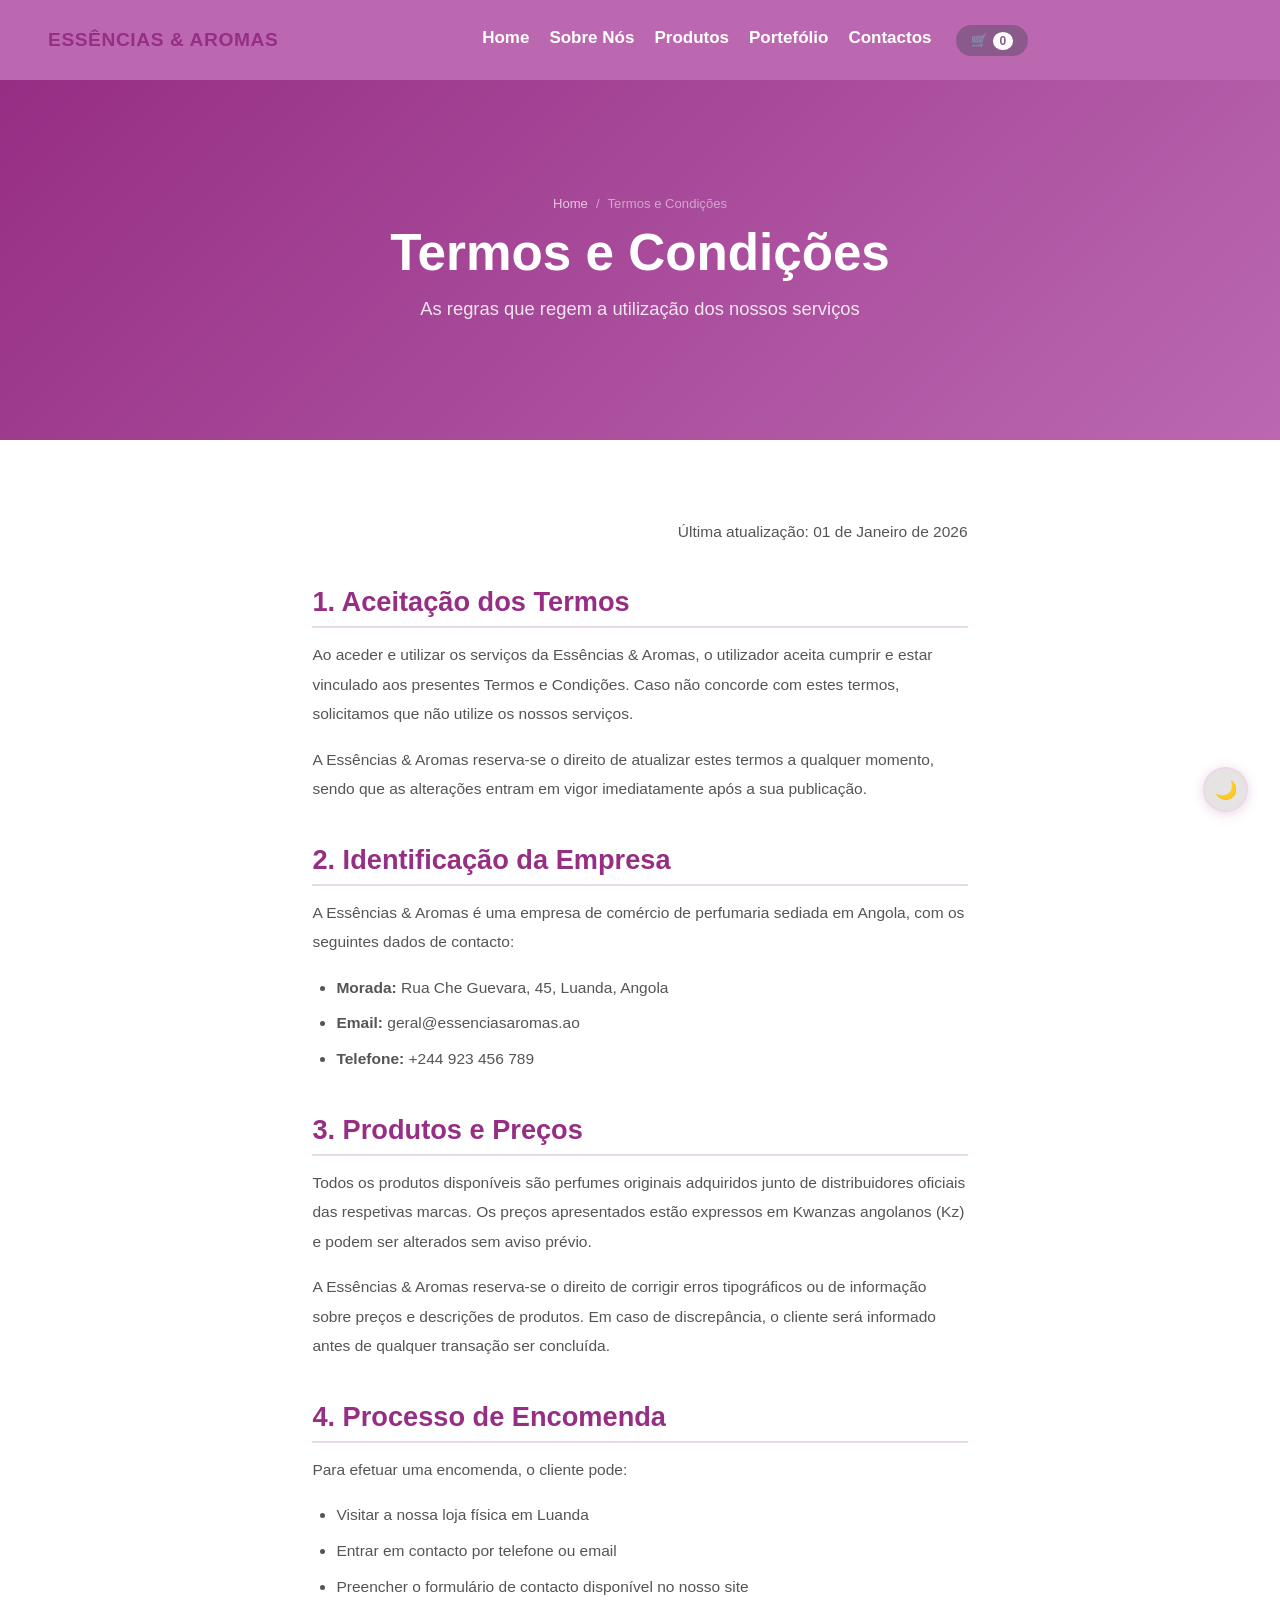
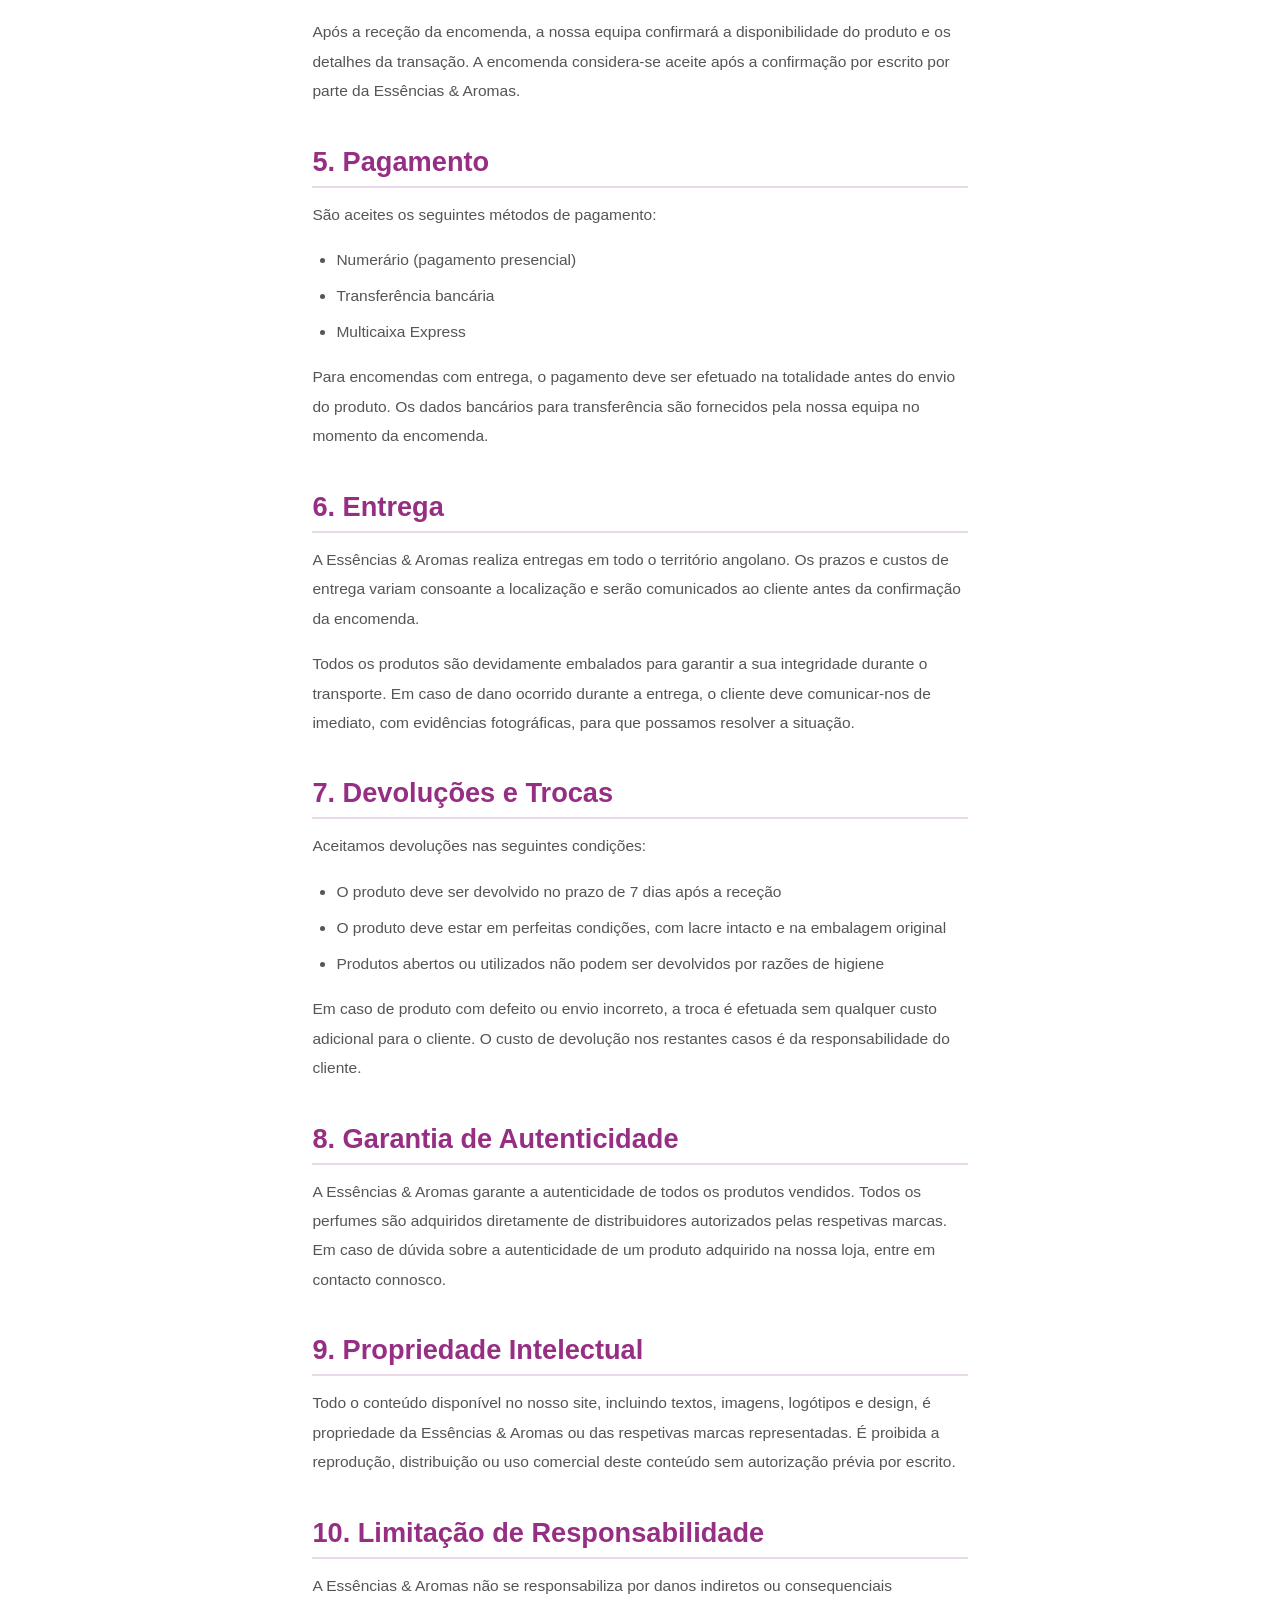
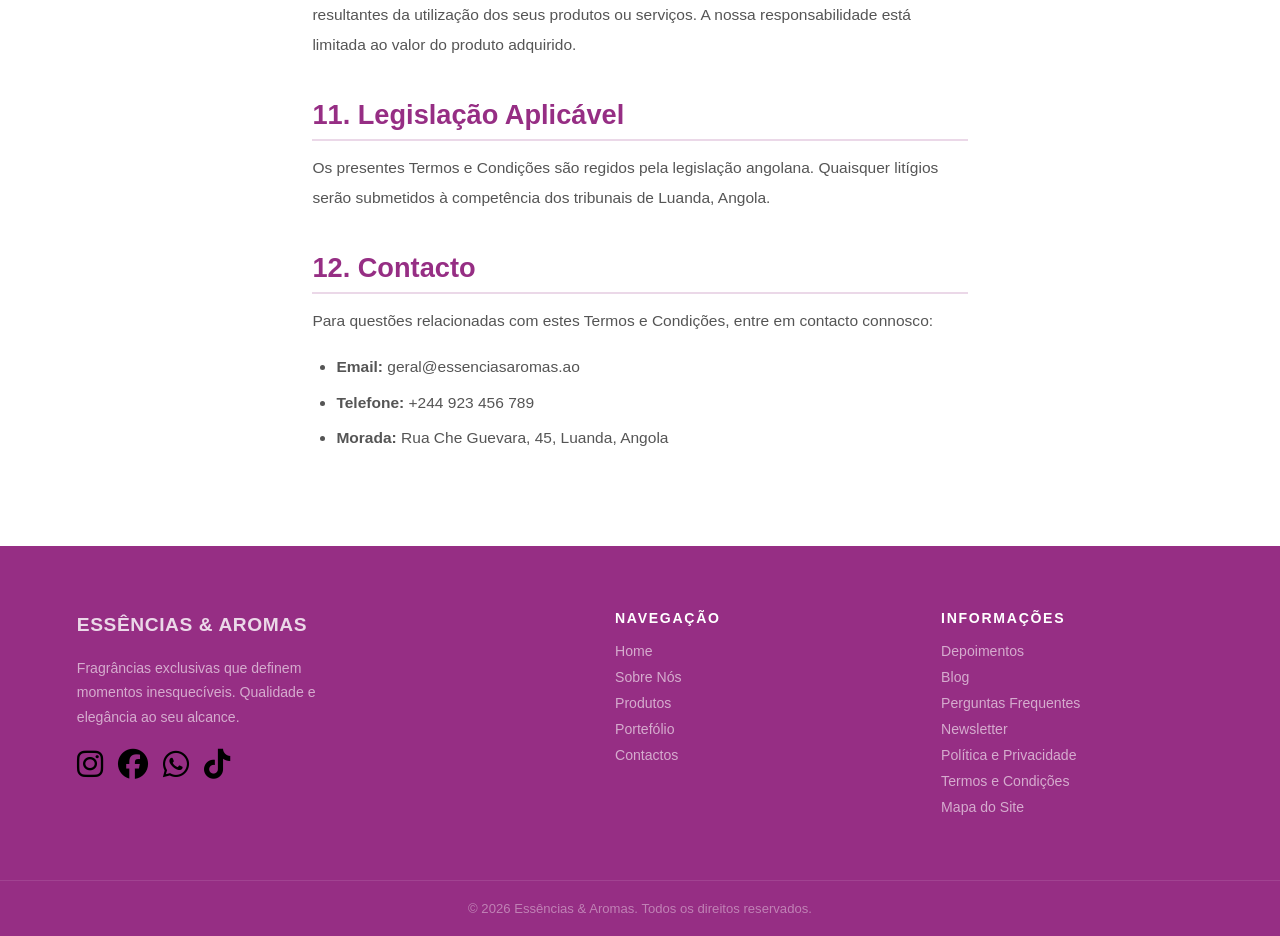
<file: HTML/termos-condicoes.html>
<!DOCTYPE html>
<html lang="pt-br">
<head>
    <meta charset="UTF-8">
    <meta name="viewport" content="width=device-width, initial-scale=1.0">
    <script>!function(){var t=localStorage.getItem('ea-theme')||( window.matchMedia('(prefers-color-scheme: dark)').matches?'dark':'light');document.documentElement.setAttribute('data-theme',t);var s=document.createElement('style');s.id='__nt';s.textContent='*,*::before,*::after{transition:none!important}';document.head.appendChild(s);window.addEventListener('load',function(){var e=document.getElementById('__nt');e&&e.parentNode.removeChild(e)})}();</script>
    <!-- Google tag (gtag.js) -->
    <script async src="https://www.googletagmanager.com/gtag/js?id=G-0QW9LWM2E4"></script>
    <script>
        window.dataLayer = window.dataLayer || [];
        function gtag(){dataLayer.push(arguments);}
        gtag('js', new Date());

        gtag('config', 'G-0QW9LWM2E4');
    </script>
    <link rel="stylesheet" href="../CSS/style.css">
    <link rel="stylesheet" href="../CSS/modo-escuro-claro.css">
    <link rel="stylesheet" href="../CSS/carrinho.css">
    <link rel="stylesheet" href="https://cdnjs.cloudflare.com/ajax/libs/font-awesome/6.7.2/css/all.min.css">
    <title>Termos e Condições | Essências &amp; Aromas</title>
</head>
<body>

    <header>
        <div class="topbar">
            <a href="../index.html" class="logo"><span>e</span>ssências &amp; aromas</a>
        </div>
        <button id="btn-menu-mobile" class="btn-menu-mobile" aria-label="Abrir menu">
            <span></span><span></span><span></span>
        </button>
        <div class="navbar" id="navbar-menu">
            <ul>
                <li><a href="../index.html">Home</a></li>
                <li><a href="sobre.html">Sobre Nós</a></li>
                <li><a href="produtos.html">Produtos</a></li>
                <li><a href="portfolio.html">Portefólio</a></li>
                <li><a href="contactos.html">Contactos</a></li>
            </ul>
            <div class="carrinho-menu">
                <button id="btn-carrinho-topo">🛒<span id="contador-carrinho">0</span></button>
            </div>
        </div>
    </header>

    <main>

        <section class="pagina-hero">
            <div class="pagina-hero-conteudo">
                <div class="pagina-breadcrumb">
                    <a href="../index.html">Home</a>
                    <span>/</span>
                    <span>Termos e Condições</span>
                </div>
                <h1>Termos e Condições</h1>
                <p>As regras que regem a utilização dos nossos serviços</p>
            </div>
        </section>

        <div class="texto-pagina">
            <p class="texto-data">Última atualização: 01 de Janeiro de 2026</p>

            <h2>1. Aceitação dos Termos</h2>
            <p>Ao aceder e utilizar os serviços da Essências &amp; Aromas, o utilizador aceita cumprir e estar vinculado aos presentes Termos e Condições. Caso não concorde com estes termos, solicitamos que não utilize os nossos serviços.</p>
            <p>A Essências &amp; Aromas reserva-se o direito de atualizar estes termos a qualquer momento, sendo que as alterações entram em vigor imediatamente após a sua publicação.</p>

            <h2>2. Identificação da Empresa</h2>
            <p>A Essências &amp; Aromas é uma empresa de comércio de perfumaria sediada em Angola, com os seguintes dados de contacto:</p>
            <ul>
                <li><strong>Morada:</strong> Rua Che Guevara, 45, Luanda, Angola</li>
                <li><strong>Email:</strong> geral@essenciasaromas.ao</li>
                <li><strong>Telefone:</strong> +244 923 456 789</li>
            </ul>

            <h2>3. Produtos e Preços</h2>
            <p>Todos os produtos disponíveis são perfumes originais adquiridos junto de distribuidores oficiais das respetivas marcas. Os preços apresentados estão expressos em Kwanzas angolanos (Kz) e podem ser alterados sem aviso prévio.</p>
            <p>A Essências &amp; Aromas reserva-se o direito de corrigir erros tipográficos ou de informação sobre preços e descrições de produtos. Em caso de discrepância, o cliente será informado antes de qualquer transação ser concluída.</p>

            <h2>4. Processo de Encomenda</h2>
            <p>Para efetuar uma encomenda, o cliente pode:</p>
            <ul>
                <li>Visitar a nossa loja física em Luanda</li>
                <li>Entrar em contacto por telefone ou email</li>
                <li>Preencher o formulário de contacto disponível no nosso site</li>
            </ul>
            <p>Após a receção da encomenda, a nossa equipa confirmará a disponibilidade do produto e os detalhes da transação. A encomenda considera-se aceite após a confirmação por escrito por parte da Essências &amp; Aromas.</p>

            <h2>5. Pagamento</h2>
            <p>São aceites os seguintes métodos de pagamento:</p>
            <ul>
                <li>Numerário (pagamento presencial)</li>
                <li>Transferência bancária</li>
                <li>Multicaixa Express</li>
            </ul>
            <p>Para encomendas com entrega, o pagamento deve ser efetuado na totalidade antes do envio do produto. Os dados bancários para transferência são fornecidos pela nossa equipa no momento da encomenda.</p>

            <h2>6. Entrega</h2>
            <p>A Essências &amp; Aromas realiza entregas em todo o território angolano. Os prazos e custos de entrega variam consoante a localização e serão comunicados ao cliente antes da confirmação da encomenda.</p>
            <p>Todos os produtos são devidamente embalados para garantir a sua integridade durante o transporte. Em caso de dano ocorrido durante a entrega, o cliente deve comunicar-nos de imediato, com evidências fotográficas, para que possamos resolver a situação.</p>

            <h2>7. Devoluções e Trocas</h2>
            <p>Aceitamos devoluções nas seguintes condições:</p>
            <ul>
                <li>O produto deve ser devolvido no prazo de 7 dias após a receção</li>
                <li>O produto deve estar em perfeitas condições, com lacre intacto e na embalagem original</li>
                <li>Produtos abertos ou utilizados não podem ser devolvidos por razões de higiene</li>
            </ul>
            <p>Em caso de produto com defeito ou envio incorreto, a troca é efetuada sem qualquer custo adicional para o cliente. O custo de devolução nos restantes casos é da responsabilidade do cliente.</p>

            <h2>8. Garantia de Autenticidade</h2>
            <p>A Essências &amp; Aromas garante a autenticidade de todos os produtos vendidos. Todos os perfumes são adquiridos diretamente de distribuidores autorizados pelas respetivas marcas. Em caso de dúvida sobre a autenticidade de um produto adquirido na nossa loja, entre em contacto connosco.</p>

            <h2>9. Propriedade Intelectual</h2>
            <p>Todo o conteúdo disponível no nosso site, incluindo textos, imagens, logótipos e design, é propriedade da Essências &amp; Aromas ou das respetivas marcas representadas. É proibida a reprodução, distribuição ou uso comercial deste conteúdo sem autorização prévia por escrito.</p>

            <h2>10. Limitação de Responsabilidade</h2>
            <p>A Essências &amp; Aromas não se responsabiliza por danos indiretos ou consequenciais resultantes da utilização dos seus produtos ou serviços. A nossa responsabilidade está limitada ao valor do produto adquirido.</p>

            <h2>11. Legislação Aplicável</h2>
            <p>Os presentes Termos e Condições são regidos pela legislação angolana. Quaisquer litígios serão submetidos à competência dos tribunais de Luanda, Angola.</p>

            <h2>12. Contacto</h2>
            <p>Para questões relacionadas com estes Termos e Condições, entre em contacto connosco:</p>
            <ul>
                <li><strong>Email:</strong> geral@essenciasaromas.ao</li>
                <li><strong>Telefone:</strong> +244 923 456 789</li>
                <li><strong>Morada:</strong> Rua Che Guevara, 45, Luanda, Angola</li>
            </ul>
        </div>

    </main>

     <footer>
        <div class="footer-conteudo">
            <div class="footer-marca">
                <a href="../index.html" class="logo"><span>e</span>ssências &amp; aromas</a>
                <p>Fragrâncias exclusivas que definem momentos inesquecíveis. Qualidade e elegância ao seu alcance.</p>
                <br>
                  <div class="redes-sociais">
                    <a href="https://instagram.com/nasi_comercial" target="_blank">
                        <i class="fa-brands fa-instagram"></i>
                    </a>
                    <a href="https://facebook.com/Nasi_Comercial" target="_blank">
                        <i class="fa-brands fa-facebook"></i>
                    </a>
                    <a href="https://wa.me/244951223468?text=Olá!%20Gostaria%20de%20mais%20informações." target="_blank">
                        <i class="fa-brands fa-whatsapp"></i>
                    </a>
                    <a href="https://tiktok.com/nasi_comercial" target="_blank">
                        <i class="fa-brands fa-tiktok"></i>
                    </a>
                </div>
            </div>
            <div class="footer-links">
                <h4>Navegação</h4>
                <ul>
                    <li><a href="../index.html">Home</a></li>
                    <li><a href="sobre.html">Sobre Nós</a></li>
                    <li><a href="produtos.html">Produtos</a></li>
                    <li><a href="portfolio.html">Portefólio</a></li>
                    <li><a href="contactos.html">Contactos</a></li>
                </ul>
            </div>
            <div class="footer-links">
                <h4>Informações</h4>
                <ul>
                    <li><a href="depoimentos.html">Depoimentos</a></li>
                    <li><a href="blog.html">Blog</a></li>
                    <li><a href="faq.html">Perguntas Frequentes</a></li>
                    <li><a href="newsletter.html">Newsletter</a></li>
                    <li><a href="politica-privacidade.html">Política e Privacidade</a></li>
                    <li><a href="termos-condicoes.html">Termos e Condições</a></li>
                    <li><a href="mapa-do-site.html">Mapa do Site</a></li>
                </ul>
            </div>
        </div>
        <div class="footer-copy">
            <p>&copy; 2026 Essências &amp; Aromas. Todos os direitos reservados.</p>
        </div>
    </footer>

    <button id="btn-topo" onclick="voltarTopo()">&#8679;</button>

    <div id="janela-carrinho" class="modal-carrinho">
        <div class="conteudo-carrinho">
            <span id="fechar-carrinho" class="botao-fechar">&times;</span>
            <h2>Seu Carrinho</h2>
            <div id="itens-do-carrinho">
                <p style="color: #666; text-align: center;">O carrinho está vazio.</p>
            </div>
            <div class="total-carrinho">
                <strong>Total: <span id="preco-total">0,00 Kz</span></strong>
            </div>
            <button id="btn-finalizar-compra" class="btn-finalizar">Finalizar Compra</button>
        </div>
    </div>

    <div id="modal-checkout" class="modal-checkout oculto">
        <div class="checkout-conteudo">
            <button class="fechar-checkout" onclick="fecharCheckout()">&times;</button>
            <h2>Finalizar Compra</h2>

            <div class="metodos-pagamento">
            <button class="tab-pagamento ativo" data-metodo="cartao">Cartão</button>
            <button class="tab-pagamento" data-metodo="multicaixa">Multicaixa Express</button>
        </div>

        <form id="form-cartao" class="form-pagamento">
        <label for="nome-cartao">Nome no cartão</label>
        <input type="text" id="nome-cartao" placeholder="Ex: Naomi Silva" required>

        <label for="numero-cartao">Número do cartão</label>
        <input type="text" id="numero-cartao" placeholder="0000 0000 0000 0000" maxlength="19" required>

        <div class="linha-dupla">
            <div>
            <label for="validade-cartao">Validade</label>
            <input type="text" id="validade-cartao" placeholder="MM/AA" maxlength="5" required>
            </div>
            <div>
            <label for="cvv-cartao">CVV</label>
            <input type="text" id="cvv-cartao" placeholder="123" maxlength="3" required>
            </div>
        </div>

        <button type="submit" class="botao-pagar">Pagar Agora</button>
        </form>

        <form id="form-multicaixa" class="form-pagamento oculto">
        <label for="numero-telefone">Número de telefone</label>
        <input type="text" id="numero-telefone" placeholder="9XX XXX XXX" required>
        <p class="aviso-simulacao">Vai receber um pedido de confirmação no telemóvel.</p>
        <button type="submit" class="botao-pagar">Confirmar Pagamento</button>
        </form>

        <p class="aviso-simulacao rodape">⚠️ Simulação apenas — nenhum pagamento real é processado.</p>
        </div>
    </div>

    <script src="../JS/menu-responsivo.js"></script>
    <script src="../JS/jquery-4.0.0.min.js"></script>
    <script src="../JS/botao-topo.js"></script>
    <script src="../JS/modo-escuro-claro.js"></script>
    <script src="../JS/carrinho.js"></script>
    <script src="../JS/pagamento.js"></script>
</body>
</html>
</file>
<file: CSS/style.css>
/* ===================================================
   VARIÁVEIS
=================================================== */
:root {
    --rosa-escuro:  rgb(150, 46, 132);
    --rosa-claro:   rgb(187, 104, 177);
    --rosa-fundo:   rgb(235, 216, 232);
    --cinza-header: rgb(230, 227, 227);
    --cinza-card:   rgb(220, 215, 215);
    --fundo-suave:  #fdf9fc;
    --texto-escuro: #2e2e2e;
    --texto-medio:  #555;
    --branco:       #fff;
}

/* ===================================================
   RESET / BASE
=================================================== */
*, *::before, *::after { box-sizing: border-box; }

body {
    font-family: sans-serif;
    margin: 0;
    padding: 0;
    color: var(--texto-escuro);
}

/* ===================================================
   HEADER
=================================================== */
header {
    width: 100%;
    height: 5rem;
    background-color: var(--rosa-claro);
    position: sticky;
    top: 0;
    z-index: 100;
    display: flex;
    flex-direction: row;         
    justify-content: space-between; 
    align-items: center;        
    padding: 0.5rem clamp(1rem, 4vw, 3rem); 
}

.topbar {
    display: flex;
    justify-content: flex-start;
}

.topbar a {
    color: var(--rosa-escuro);
}

.logo {
    text-decoration: none;
    text-transform: uppercase;
    font-weight: 900;
    font-size: clamp(1rem, 2.5vw, 1.2rem);
    color: var(--rosa-claro);
    padding: 0.25rem 0;
    letter-spacing: 0.03em;
}

.logo span { color: var(--rosa-escuro); }

.navbar {
    display: flex;
    justify-content: center;
    align-items: center;
    flex-wrap: wrap;
    gap: 1.5rem;
    flex: 1;
}

.navbar ul {
    display: flex;
    list-style: none; 
    gap: 20px;       
    padding: 0;
    margin: 0;
    flex-wrap: wrap;
}

.navbar ul li {
    margin: 0;
    padding: 0;
}

.navbar ul li a {
    display: inline-block; 
    text-decoration: none; 
    color: var(--branco);
    font-family: sans-serif;
    font-size: 17px;
    font-weight: 600;
    position: relative; 
    padding-bottom: 5px; 
    transition: color 0.45s;
}

.navbar ul li a:hover {
    color: var(--rosa-escuro);
}

.navbar ul li a::after {
    content: '';
    position: absolute;
    bottom: 0;
    left: 0;
    width: 0; 
    height: 3px; 
    background-color: var(--rosa-escuro); 
    transition: width 0.3s ease-in-out; 
}

.navbar ul li a:hover::after {
    width: 100%;
}

.navbar ul li a.nav-ativo::after {
    width: 100%;
}

#btn-carrinho-topo {
    background-color: #8b5a8c;
    color: white;
    border: none;
    padding: 8px 15px;
    border-radius: 20px;
    cursor: pointer;
    font-weight: bold;
}

/* O numero que mostra a quantidade */
#contador-carrinho {
    background-color: white;
    color: #8b5a8c;
    padding: 2px 7px;
    border-radius: 50%;
    margin-left: 5px;
    font-size: 0.9em;
}

/* No card do produto */
.produto-card {
    display: flex;
    flex-direction: row;   /* Alinha os itens em vertical (imagem, texto, botão) */
    justify-content: space-between; /* Distribui o espaço igualmente, empurrando o botão para a base */
    padding: 15px;            /* Espaçamento interno para o botão não colar nas bordas do card */
    height: 100%;             /* Garante que todos os cards mantenham o mesmo tamanho */
}

.card-nome-linha {
    display: flex;
    align-items: center;
    justify-content: space-between;
    gap: 0.4rem;
    margin-bottom: 0.2rem;
}

.btn-add-carrinho {
    background-color: var(--rosa-escuro);
    color: white;
    border: none;
    padding: 4px 10px;
    border-radius: 20px;
    cursor: pointer;
    font-weight: bold;
    font-size: 0.75rem;
    flex-shrink: 0;
    transition: 0.3s;
}

.btn-add-carrinho:hover {
    background-color: #8b5a8c; /* Feedback visual ao passar o mouse */
}

/* ===================================================
   UTILITÁRIOS
=================================================== */
.secao-label {
    display: block;
    text-transform: uppercase;
    letter-spacing: 0.18em;
    font-size: 0.75rem;
    color: var(--rosa-escuro);
    font-weight: 700;
    margin-bottom: 0.4rem;
}

.secao-cabecalho {
    text-align: center;
    margin-bottom: clamp(2rem, 4vw, 3.5rem);
}

.secao-cabecalho h2 {
    font-size: clamp(1.6rem, 3.5vw, 2.4rem);
    margin: 0.4rem 0 0.8rem;
    color: var(--texto-escuro);
}

.secao-desc {
    color: var(--texto-medio);
    max-width: 580px;
    margin: 0 auto;
    font-size: clamp(0.9rem, 1.6vw, 1rem);
    line-height: 1.7;
}

.ver-mais-wrapper {
    text-align: center;
    margin-top: clamp(2rem, 4vw, 3rem);
}

.btn-primario {
    display: inline-block;
    background-color: var(--rosa-escuro);
    color: var(--branco);
    text-decoration: none;
    padding: 0.85rem 2.5rem;
    border-radius: 50px;
    font-size: clamp(0.9rem, 1.6vw, 1rem);
    letter-spacing: 0.04em;
    transition: background-color 0.25s;
}
.btn-primario:hover { background-color: var(--rosa-claro); }

.btn-contorno {
    display: inline-block;
    border: 2px solid var(--rosa-escuro);
    color: var(--rosa-escuro);
    text-decoration: none;
    padding: 0.7rem 2rem;
    border-radius: 50px;
    font-size: 0.9rem;
    transition: background-color 0.25s, color 0.25s;
}
.btn-contorno:hover {
    background-color: var(--rosa-escuro);
    color: var(--branco);
}

/* ===================================================
   HERO (index)
=================================================== */
.hero {
    position: relative;
    min-height: 100vh;
    display: flex;
    justify-content: center;
    align-items: center;
}

.hero-imagem {
    position: absolute;
    inset: 0;
    background: url("../Media/Fundo.jpg") center / cover no-repeat;
    filter: opacity(0.45);
}

.hero-conteudo {
    position: relative;
    z-index: 2;
    text-align: center;
    padding: clamp(2rem, 6vw, 5rem) clamp(1.5rem, 8vw, 6rem);
}

.hero-conteudo h1 {
    font-size: clamp(2.2rem, 7vw, 5.5rem);
    margin: 0 0 1rem;
    line-height: 1.1;
}

.hero-sub {
    font-size: clamp(1rem, 2.5vw, 1.4rem);
    color: var(--texto-medio);
    margin: 0 0 2.5rem;
}

#btn-topo {
    position: fixed;
    bottom: 2rem;
    right: 2rem;
    background-color: var(--rosa-escuro);
    color: white;
    border: none;
    border-radius: 50%;
    width: 45px;
    height: 45px;
    font-size: 1.5rem;
    cursor: pointer;
    display: none;
    z-index: 999;
}

/* ===================================================
   HERO DE PÁGINA INTERNA
=================================================== */
.pagina-hero {
    background: linear-gradient(135deg, var(--rosa-escuro), var(--rosa-claro));
    min-height: clamp(200px, 30vw, 360px);
    display: flex;
    align-items: center;
    justify-content: center;
    text-align: center;
}

.pagina-hero-conteudo {
    padding: clamp(2rem, 5vw, 4rem) clamp(1.5rem, 6vw, 5rem);
    color: var(--branco);
}

.pagina-hero-conteudo h1 {
    font-size: clamp(1.8rem, 5vw, 3.2rem);
    margin: 0.5rem 0 0.75rem;
    color: var(--branco);
}

.pagina-hero-conteudo p {
    font-size: clamp(0.9rem, 2vw, 1.15rem);
    color: rgba(255,255,255,0.85);
    margin: 0;
    max-width: 520px;
    line-height: 1.6;
}

.pagina-breadcrumb {
    display: flex;
    justify-content: center;
    align-items: center;
    gap: 0.5rem;
    margin-bottom: 0.75rem;
    font-size: 0.82rem;
}

.pagina-breadcrumb a {
    color: rgba(255,255,255,0.7);
    text-decoration: none;
}
.pagina-breadcrumb a:hover { color: var(--branco); }
.pagina-breadcrumb span { color: rgba(255,255,255,0.5); }

/* ===================================================
   SOBRE NÓS (index — resumido)
=================================================== */
.sobre {
    display: flex;
    flex-wrap: wrap;
    align-items: center;
    gap: clamp(2rem, 5vw, 5rem);
    padding: clamp(3rem, 7vw, 6rem) clamp(1.5rem, 7vw, 6rem);
    background-color: var(--branco);
}

.sobre-texto { flex: 1 1 min(100%, 400px); }

.sobre-texto h2 {
    font-size: clamp(1.5rem, 3.5vw, 2.4rem);
    margin: 0.4rem 0 1.25rem;
}

.sobre-texto p {
    color: var(--texto-medio);
    line-height: 1.85;
    margin-bottom: 1rem;
    font-size: clamp(0.9rem, 1.6vw, 1rem);
}

.sobre-texto .btn-contorno { margin-top: 1.25rem; }

.sobre-imagem {
    flex: 1 1 min(100%, 400px);
    border-radius: 20px;
    overflow: hidden;
    max-height: 480px;
}

.sobre-imagem img {
    width: 100%;
    height: 100%;
    object-fit: cover;
    display: block;
}

/* ===================================================
   SOBRE NÓS (página completa)
=================================================== */
.sobre-completo {
    padding: clamp(3rem, 7vw, 6rem) clamp(1.5rem, 7vw, 6rem);
    background-color: var(--branco);
}

.sobre-completo-grid {
    display: flex;
    flex-wrap: wrap;
    align-items: center;
    gap: clamp(2rem, 5vw, 5rem);
}

.sobre-completo-texto { flex: 1 1 min(100%, 400px); }

.sobre-completo-texto h2 {
    font-size: clamp(1.5rem, 3.5vw, 2.2rem);
    margin: 0.4rem 0 1.25rem;
}

.sobre-completo-texto p {
    color: var(--texto-medio);
    line-height: 1.85;
    margin-bottom: 1rem;
    font-size: clamp(0.9rem, 1.6vw, 1rem);
}

.sobre-completo-imagem {
    flex: 1 1 min(100%, 400px);
    border-radius: 20px;
    overflow: hidden;
    max-height: 480px;
}

.sobre-completo-imagem img {
    width: 100%;
    height: 100%;
    object-fit: cover;
    display: block;
}

/* Stats */
.stats-secao {
    background: linear-gradient(135deg, var(--rosa-escuro), var(--rosa-claro));
    padding: clamp(2.5rem, 5vw, 4rem) clamp(1.5rem, 5vw, 4rem);
}

.stats-grid {
    display: grid;
    grid-template-columns: repeat(auto-fit, minmax(min(100%, 12rem), 1fr));
    gap: 1.5rem;
    text-align: center;
}

.stat-numero {
    font-size: clamp(2.5rem, 5vw, 4rem);
    font-weight: 900;
    color: var(--branco);
    line-height: 1;
}

.stat-label {
    font-size: clamp(0.85rem, 1.5vw, 0.95rem);
    color: rgba(255,255,255,0.8);
    margin-top: 0.4rem;
    text-transform: uppercase;
    letter-spacing: 0.1em;
}

/* Missão / Visão */
.missao-secao {
    background-color: var(--fundo-suave);
}

.missao-visao-grid {
    display: grid;
    grid-template-columns: repeat(auto-fit, minmax(min(100%, 18rem), 1fr));
    gap: 1.5rem;
}

.missao-card {
    background-color: var(--branco);
    padding: clamp(1.5rem, 3vw, 2.5rem);
    border-radius: 18px;
    border-top: 4px solid var(--rosa-escuro);
}

.missao-icone {
    font-size: 1.8rem;
    color: var(--rosa-escuro);
    margin-bottom: 0.75rem;
    display: block;
}

.missao-card h3 {
    font-size: clamp(1rem, 2vw, 1.2rem);
    margin: 0 0 0.75rem;
}

.missao-card p {
    color: var(--texto-medio);
    line-height: 1.75;
    font-size: clamp(0.88rem, 1.4vw, 0.95rem);
    margin: 0;
}

/* Equipa */
.equipa-secao {
    padding: clamp(3rem, 6vw, 5rem) clamp(1.5rem, 5vw, 4rem);
    background-color: var(--branco);
}

.equipa-grid {
    display: grid;
    grid-template-columns: repeat(auto-fit, minmax(min(100%, 16rem), 1fr));
    gap: 1.5rem;
}

.membro-card {
    background-color: var(--fundo-suave);
    border: 1px solid var(--rosa-fundo);
    padding: clamp(1.5rem, 3vw, 2.25rem);
    border-radius: 18px;
    text-align: center;
}

.membro-avatar {
    width: 5rem;
    height: 5rem;
    border-radius: 50%;
    background: linear-gradient(135deg, var(--rosa-escuro), var(--rosa-claro));
    color: var(--branco);
    display: flex;
    align-items: center;
    justify-content: center;
    font-weight: 900;
    font-size: 1.3rem;
    margin: 0 auto 1rem;
}

.membro-card h3 {
    font-size: clamp(0.95rem, 1.8vw, 1.1rem);
    margin: 0 0 0.3rem;
}

.membro-cargo {
    display: block;
    font-size: 0.8rem;
    color: var(--rosa-escuro);
    font-weight: 700;
    text-transform: uppercase;
    letter-spacing: 0.1em;
    margin-bottom: 0.75rem;
}

.membro-card p {
    color: var(--texto-medio);
    font-size: clamp(0.85rem, 1.4vw, 0.92rem);
    line-height: 1.7;
    margin: 0;
}

/* ===================================================
   PRODUTOS
=================================================== */
.secao-wrapper {
    padding: clamp(3rem, 6vw, 5rem) clamp(1.5rem, 5vw, 4rem);
    background-color: var(--rosa-fundo);
}

.Produtos {
    display: grid;
    grid-template-columns: repeat(auto-fit, minmax(min(100%, 16rem), 1fr));
    gap: clamp(1rem, 2vw, 1.5rem);
}

.produto {
    background-color: var(--rosa-claro);
    padding: 1.25rem;
    border-radius: 18px;
    transition: transform 0.3s, box-shadow 0.3s;
}

.produto:hover {
    transform: translateY(-5px);
    box-shadow: 0 10px 24px rgba(150, 46, 132, 0.15);
}

.produto-image {
    width: 100%;
    height: 15rem;
    border-radius: 12px;
    overflow: hidden;
}

.produto-image img {
    width: 100%;
    height: 100%;
    object-fit: cover;
    display: block;
}

.produto-info { padding-top: 0.75rem; }

.produto-info h2 {
    font-size: clamp(0.9rem, 1.6vw, 1.05rem);
    margin: 0 0 0.3rem;
}

.produto-info p {
    text-align: right;
    color: var(--rosa-escuro);
    font-weight: 700;
    font-size: clamp(0.85rem, 1.5vw, 0.95rem);
    margin: 0;
}

/* ===================================================
   CATEGORIAS
=================================================== */
.categorias {
    padding: clamp(3rem, 6vw, 5rem) clamp(1.5rem, 5vw, 4rem);
    background-color: var(--branco);
}

.categorias-grid {
    display: grid;
    grid-template-columns: repeat(auto-fit, minmax(min(100%, 18rem), 1fr));
    gap: 1.5rem;
}

.categoria-card {
    height: clamp(240px, 32vw, 420px);
    border-radius: 18px;
    overflow: hidden;
    position: relative;
}

.categoria-feminino  { background: linear-gradient(135deg, rgb(240,185,225), rgb(200,90,175)); }
.categoria-masculino { background: linear-gradient(135deg, rgb(240,185,225), rgb(200,90,175)); }
.categoria-tendencia   { background: linear-gradient(135deg, rgb(240,185,225), rgb(200,90,175)); }

.categoria-overlay {
    position: absolute;
    bottom: 0; left: 0; right: 0;
    padding: 2rem;
    background: linear-gradient(to top, rgba(0,0,0,0.6), transparent);
    color: var(--branco);
    display: flex;
    flex-direction: column;
    align-items: flex-start;
    gap: 0.4rem;
}

.categoria-overlay h3 {
    font-size: clamp(1.1rem, 2.5vw, 1.6rem);
    margin: 0;
}

.categoria-overlay p {
    font-size: clamp(0.8rem, 1.4vw, 0.95rem);
    margin: 0;
    opacity: 0.9;
}

.btn-categoria {
    display: inline-block;
    margin-top: 0.5rem;
    background-color: var(--branco);
    color: var(--rosa-escuro);
    text-decoration: none;
    padding: 0.45rem 1.4rem;
    border-radius: 50px;
    font-size: 0.82rem;
    font-weight: 700;
    transition: background-color 0.25s, color 0.25s;
}
.btn-categoria:hover { background-color: var(--rosa-escuro); color: var(--branco); }

/* ===================================================
   DESTAQUES (diferenciais)
=================================================== */
.destaques {
    padding: clamp(3rem, 6vw, 5rem) clamp(1.5rem, 5vw, 4rem);
    background-color: var(--rosa-claro);
}

.destaques-grid {
    display: grid;
    grid-template-columns: repeat(auto-fit, minmax(min(100%, 15rem), 1fr));
    gap: 1.5rem;
}

.destaque-card {
    background-color: var(--branco);
    padding: clamp(1.5rem, 3vw, 2.5rem);
    border-radius: 18px;
    text-align: center;
}

.destaque-icone {
    font-size: clamp(2rem, 3.5vw, 2.8rem);
    color: var(--rosa-escuro);
    margin-bottom: 1rem;
    display: block;
}

.destaque-card h3 {
    font-size: clamp(1rem, 1.8vw, 1.15rem);
    margin: 0 0 0.6rem;
}

.destaque-card p {
    color: var(--texto-medio);
    line-height: 1.75;
    font-size: clamp(0.85rem, 1.4vw, 0.93rem);
    margin: 0;
}

/* ===================================================
   DEPOIMENTOS
=================================================== */
.depoimentos {
    padding: clamp(3rem, 6vw, 5rem) clamp(1.5rem, 5vw, 4rem);
    background-color: var(--branco);
}

.depoimentos-grid {
    display: grid;
    grid-template-columns: repeat(auto-fit, minmax(min(100%, 20rem), 1fr));
    gap: 1.5rem;
}

.depoimentos-preview {
    grid-template-columns: repeat(auto-fit, minmax(min(100%, 26rem), 1fr));
}

.depoimento-card {
    background-color: var(--fundo-suave);
    border: 1px solid var(--rosa-fundo);
    padding: clamp(1.5rem, 3vw, 2.5rem);
    border-radius: 18px;
    display: flex;
    flex-direction: column;
    gap: 1rem;
}

.depoimento-estrelas {
    color: rgb(200,155,0);
    font-size: 1.1rem;
    letter-spacing: 0.1em;
}

.depoimento-texto {
    color: var(--texto-medio);
    line-height: 1.85;
    font-style: italic;
    margin: 0;
    font-size: clamp(0.88rem, 1.5vw, 0.97rem);
    flex: 1;
}

.depoimento-autor { display: flex; align-items: center; gap: 1rem; }

.depoimento-avatar {
    width: 3rem;
    height: 3rem;
    border-radius: 50%;
    background-color: var(--rosa-escuro);
    color: var(--branco);
    display: flex;
    align-items: center;
    justify-content: center;
    font-weight: 700;
    font-size: 1.1rem;
    flex-shrink: 0;
}

.depoimento-autor strong { display: block; color: var(--texto-escuro); font-size: 0.92rem; }
.depoimento-autor span  { color: var(--texto-medio); font-size: 0.78rem; }

/* ===================================================
   NEWSLETTER
=================================================== */
.newsletter {
    background: rgb(231, 161, 215);
    padding: clamp(3rem, 8vw, 6rem) clamp(1.5rem, 6vw, 5rem);
    text-align: center;
}

.newsletter-label { color: var(--rosa-escuro); }

.newsletter h2 {
    font-size: clamp(1.5rem, 4vw, 2.5rem);
    color: var(--rosa-escuro);
    margin: 0.4rem 0 1rem;
}

.newsletter p {
    color: var(--rosa-escuro);
    max-width: 540px;
    margin: 0 auto 2rem;
    font-size: clamp(0.9rem, 1.6vw, 1rem);
    line-height: 1.7;
}

.newsletter-form {
    display: flex;
    justify-content: center;
    flex-wrap: wrap;
    gap: 0.75rem;
    max-width: 500px;
    margin: 0 auto;
}

.newsletter-form input {
    flex: 1 1 min(100%, 260px);
    padding: 0.85rem 1.5rem;
    border-radius: 50px;
    border: none;
    font-size: 0.95rem;
    outline: none;
}

.newsletter-form button {
    background-color: var(--branco);
    color: var(--rosa-escuro);
    border: none;
    padding: 0.85rem 2rem;
    border-radius: 50px;
    font-size: 0.95rem;
    font-weight: 700;
    cursor: pointer;
    white-space: nowrap;
    transition: background-color 0.25s;
}
.newsletter-form button:hover { background-color: var(--cinza-header); }

/* ===================================================
   CONTACTOS
=================================================== */
.contactos {
    padding: clamp(3rem, 6vw, 5rem) clamp(1.5rem, 5vw, 4rem);
    background-color: var(--fundo-suave);
}

.contactos-grid {
    display: grid;
    grid-template-columns: repeat(auto-fit, minmax(min(100%, 14rem), 1fr));
    gap: 1.5rem;
}

.contacto-card {
    background-color: var(--branco);
    padding: clamp(1.5rem, 3vw, 2.25rem);
    border-radius: 18px;
    text-align: center;
    border: 1px solid var(--rosa-fundo);
}

.contacto-icone {
    font-size: clamp(1.8rem, 3vw, 2.4rem);
    color: var(--rosa-escuro);
    margin-bottom: 0.75rem;
    display: block;
}

.contacto-card h3 {
    font-size: clamp(0.95rem, 1.6vw, 1.1rem);
    margin: 0 0 0.6rem;
}

.contacto-card p {
    color: var(--texto-medio);
    margin: 0.25rem 0;
    font-size: clamp(0.82rem, 1.3vw, 0.92rem);
}

.form-contacto-secao {
    padding: clamp(3rem, 6vw, 5rem) clamp(1.5rem, 5vw, 4rem);
    background-color: var(--branco);
}

.form-contacto-grid {
    display: grid;
    grid-template-columns: repeat(auto-fit, minmax(min(100%, 22rem), 1fr));
    gap: clamp(2rem, 5vw, 4rem);
    align-items: start;
}

.form-contacto-info h3 {
    font-size: clamp(1.2rem, 2.5vw, 1.6rem);
    margin: 0 0 1rem;
}

.form-contacto-info p {
    color: var(--texto-medio);
    line-height: 1.8;
    font-size: clamp(0.88rem, 1.5vw, 0.97rem);
    margin-bottom: 1.5rem;
}

.form-contacto-info ul {
    list-style: none;
    padding: 0;
    margin: 0;
    display: flex;
    flex-direction: column;
    gap: 0.75rem;
}

.form-contacto-info ul li {
    color: var(--texto-medio);
    font-size: 0.92rem;
    display: flex;
    align-items: center;
    gap: 0.5rem;
}

.form-contacto-info ul li strong { color: var(--texto-escuro); }

.form-contacto {
    background-color: var(--fundo-suave);
    border: 1px solid var(--rosa-fundo);
    padding: clamp(1.5rem, 3vw, 2.5rem);
    border-radius: 18px;
    display: flex;
    flex-direction: column;
    gap: 1.25rem;
}

.form-grupo {
    display: flex;
    flex-direction: column;
    gap: 0.4rem;
}

.form-grupo label {
    font-size: 0.85rem;
    font-weight: 600;
    color: var(--texto-escuro);
}

.form-input,
.form-textarea {
    padding: 0.75rem 1rem;
    border: 1px solid #ddd;
    border-radius: 10px;
    font-size: 0.92rem;
    font-family: inherit;
    outline: none;
    transition: border-color 0.25s;
    background-color: var(--branco);
}

.form-input:focus,
.form-textarea:focus { border-color: var(--rosa-claro); }

.form-textarea {
    min-height: 130px;
    resize: vertical;
}

.form-grupo-duplo {
    display: grid;
    grid-template-columns: repeat(auto-fit, minmax(min(100%, 12rem), 1fr));
    gap: 1rem;
}

.btn-form {
    background-color: var(--rosa-escuro);
    color: var(--branco);
    border: none;
    padding: 0.85rem 2rem;
    border-radius: 50px;
    font-size: 0.95rem;
    font-weight: 700;
    cursor: pointer;
    align-self: flex-start;
    transition: background-color 0.25s;
}
.btn-form:hover { background-color: var(--rosa-claro); }

/* ===================================================
   FAQ
=================================================== */
.faq-secao {
    padding: clamp(3rem, 6vw, 5rem) clamp(1.5rem, 5vw, 4rem);
    background-color: var(--branco);
}

.faq-lista {
    max-width: 780px;
    margin: 0 auto;
    display: flex;
    flex-direction: column;
    gap: 1rem;
}

.faq-item {
    border: 1px solid var(--rosa-fundo);
    border-radius: 14px;
    overflow: hidden;
    background-color: var(--fundo-suave);
}

.faq-check { display: none; }

.faq-pergunta {
    display: flex;
    justify-content: space-between;
    align-items: center;
    padding: 1.1rem 1.5rem;
    font-size: clamp(0.9rem, 1.6vw, 1rem);
    font-weight: 600;
    color: var(--texto-escuro);
    cursor: pointer;
    user-select: none;
    transition: background-color 0.2s;
}

.faq-pergunta:hover { background-color: var(--rosa-fundo); }

.faq-pergunta::after {
    content: '+';
    font-size: 1.4rem;
    color: var(--rosa-escuro);
    font-weight: 300;
    flex-shrink: 0;
    margin-left: 1rem;
    transition: transform 0.25s;
}

.faq-check:checked + .faq-pergunta { background-color: var(--rosa-fundo); }
.faq-check:checked + .faq-pergunta::after { content: '−'; }

.faq-resposta {
    max-height: 0;
    overflow: hidden;
    transition: max-height 0.35s ease, padding 0.25s;
    padding: 0 1.5rem;
}

.faq-check:checked ~ .faq-resposta {
    max-height: 400px;
    padding: 0 1.5rem 1.25rem;
}

.faq-resposta p {
    color: var(--texto-medio);
    line-height: 1.8;
    font-size: clamp(0.88rem, 1.5vw, 0.97rem);
    margin: 0;
}

/* ===================================================
   BLOG
=================================================== */
.blog-secao {
    padding: clamp(3rem, 6vw, 5rem) clamp(1.5rem, 5vw, 4rem);
    background-color: var(--branco);
}

.blog-grid {
    display: grid;
    grid-template-columns: repeat(auto-fit, minmax(min(100%, 22rem), 1fr));
    gap: 2rem;
}

.blog-card {
    border-radius: 18px;
    overflow: hidden;
    border: 1px solid var(--rosa-fundo);
    background-color: var(--fundo-suave);
    display: flex;
    flex-direction: column;
}

.blog-imagem {
    height: clamp(180px, 20vw, 240px);
    overflow: hidden;
}

.blog-imagem img {
    width: 100%;
    height: 100%;
    object-fit: cover;
    display: block;
    transition: transform 0.35s;
}

.blog-card:hover .blog-imagem img { transform: scale(1.04); }

.blog-conteudo {
    padding: clamp(1.2rem, 2.5vw, 1.8rem);
    display: flex;
    flex-direction: column;
    gap: 0.6rem;
    flex: 1;
}

.blog-meta {
    display: flex;
    align-items: center;
    gap: 0.75rem;
    flex-wrap: wrap;
}

.blog-tag {
    background-color: var(--rosa-fundo);
    color: var(--rosa-escuro);
    font-size: 0.72rem;
    font-weight: 700;
    text-transform: uppercase;
    letter-spacing: 0.1em;
    padding: 0.2rem 0.7rem;
    border-radius: 50px;
}

.blog-data {
    font-size: 0.8rem;
    color: var(--texto-medio);
}

.blog-titulo {
    font-size: clamp(1rem, 2vw, 1.2rem);
    margin: 0;
    line-height: 1.35;
    color: var(--texto-escuro);
}

.blog-resumo {
    color: var(--texto-medio);
    font-size: clamp(0.85rem, 1.4vw, 0.93rem);
    line-height: 1.75;
    margin: 0;
    flex: 1;
}

.blog-ler {
    display: inline-block;
    margin-top: 0.5rem;
    color: var(--rosa-escuro);
    text-decoration: none;
    font-size: 0.88rem;
    font-weight: 700;
}

.blog-ler:hover { text-decoration: underline; }

/* ===================================================
   PÁGINAS DE TEXTO (Política / Termos)
=================================================== */
.texto-pagina {
    padding: clamp(3rem, 6vw, 5rem) clamp(1.5rem, 8vw, 8rem);
    background-color: var(--branco);
    max-width: 860px;
    margin: 0 auto;
}

.texto-pagina h2 {
    font-size: clamp(1.3rem, 2.5vw, 1.7rem);
    color: var(--rosa-escuro);
    margin: 2.5rem 0 0.75rem;
    border-bottom: 2px solid var(--rosa-fundo);
    padding-bottom: 0.5rem;
}

.texto-pagina h2:first-child { margin-top: 0; }

.texto-pagina p {
    color: var(--texto-medio);
    line-height: 1.9;
    font-size: clamp(0.88rem, 1.5vw, 0.97rem);
    margin: 0 0 1rem;
}

.texto-pagina ul {
    color: var(--texto-medio);
    line-height: 1.9;
    font-size: clamp(0.88rem, 1.5vw, 0.97rem);
    padding-left: 1.5rem;
    margin: 0 0 1rem;
}

.texto-pagina ul li { margin-bottom: 0.4rem; }

.texto-data {
    font-size: 0.82rem;
    color: #aaa;
    text-align: right;
    margin-bottom: 2rem;
}

/* ===================================================
   FOOTER
=================================================== */
footer {
    background-color: var(--rosa-escuro);
    color: rgba(255,255,255,0.75);
}

.footer-conteudo {
    display: flex;
    flex-wrap: wrap;
    gap: clamp(2rem, 5vw, 4rem);
    padding: clamp(2.5rem, 5vw, 4.5rem) clamp(1.5rem, 6vw, 5rem);
}

.footer-conteudo span{
    color: var(--rosa-claro);
}

.footer-marca { flex: 2 1 min(100%, 250px); }

.footer-marca .logo {
    color: var(--rosa-fundo);
    display: inline-block;
    margin-bottom: 1rem;
}

.footer-marca span{
    color: var(--rosa-fundo);
}

.footer-marca p {
    color: rgba(255,255,255,0.6);
    line-height: 1.75;
    font-size: 0.88rem;
    max-width: 290px;
    margin: 0;

}

.footer-links { flex: 1 1 min(100%, 150px); }

.footer-links h4 {
    color: var(--branco);
    margin: 0 0 1rem;
    font-size: 0.88rem;
    text-transform: uppercase;
    letter-spacing: 0.12em;
}

.footer-links ul {
    list-style: none;
    padding: 0; margin: 0;
    display: flex;
    flex-direction: column;
    gap: 0.5rem;
}

.footer-links ul li a {
    text-decoration: none;
    color: rgba(255,255,255,0.6);
    font-size: 0.88rem;
    transition: color 0.25s;
}
.footer-links ul li a:hover { color: var(--rosa-claro); }

.footer-copy {
    border-top: 1px solid rgba(255,255,255,0.1);
    padding: 1.25rem clamp(1.5rem, 6vw, 5rem);
    text-align: center;
    font-size: 0.82rem;
    color: rgba(255,255,255,0.4);
}

.footer-copy p { margin: 0; }

/* ===================================================
   MAPA DO SITE
=================================================== */
.sitemap-secao {
    padding: clamp(3rem, 6vw, 5rem) clamp(1.5rem, 5vw, 4rem);
    background-color: var(--branco);
}

.sitemap-grid {
    display: grid;
    grid-template-columns: repeat(auto-fit, minmax(min(100%, 16rem), 1fr));
    gap: 2.5rem;
}

.sitemap-grupo h3 {
    font-size: 0.78rem;
    text-transform: uppercase;
    letter-spacing: 0.16em;
    color: var(--rosa-escuro);
    font-weight: 700;
    margin: 0 0 1rem;
    padding-bottom: 0.6rem;
    border-bottom: 2px solid var(--rosa-fundo);
}

.sitemap-grupo ul {
    list-style: none;
    padding: 0;
    margin: 0;
    display: flex;
    flex-direction: column;
    gap: 0.55rem;
}

.sitemap-grupo ul li a {
    text-decoration: none;
    color: var(--texto-medio);
    font-size: 0.92rem;
    display: flex;
    align-items: center;
    gap: 0.45rem;
    transition: color 0.2s;
}

.sitemap-grupo ul li a::before {
    content: '→';
    font-size: 0.7rem;
    color: var(--rosa-claro);
    flex-shrink: 0;
}

.sitemap-grupo ul li a:hover { color: var(--rosa-escuro); }

/* ===================================================
   NEWSLETTER (página dedicada)
=================================================== */
.newsletter-pagina-secao {
    padding: clamp(3rem, 6vw, 5rem) clamp(1.5rem, 5vw, 4rem);
    background-color: var(--branco);
}

.newsletter-pagina-grid {
    display: grid;
    grid-template-columns: repeat(auto-fit, minmax(min(100%, 22rem), 1fr));
    gap: clamp(2rem, 5vw, 4rem);
    align-items: start;
}

.newsletter-pagina-info h2 {
    font-size: clamp(1.4rem, 3vw, 2rem);
    margin: 0.4rem 0 1rem;
}

.newsletter-pagina-info p {
    color: var(--texto-medio);
    line-height: 1.8;
    font-size: clamp(0.88rem, 1.5vw, 0.97rem);
    margin: 0 0 0.75rem;
}

.newsletter-beneficios {
    list-style: none;
    padding: 0;
    margin: 1.5rem 0 0;
    display: flex;
    flex-direction: column;
    gap: 0.8rem;
}

.newsletter-beneficios li {
    display: flex;
    align-items: flex-start;
    gap: 0.75rem;
    color: var(--texto-medio);
    font-size: 0.92rem;
    line-height: 1.5;
}

.newsletter-beneficios li::before {
    content: '✓';
    color: var(--rosa-escuro);
    font-weight: 700;
    flex-shrink: 0;
}

.newsletter-pagina-form {
    background-color: var(--fundo-suave);
    border: 1px solid var(--rosa-fundo);
    padding: clamp(1.5rem, 3vw, 2.5rem);
    border-radius: 18px;
    display: flex;
    flex-direction: column;
    gap: 1.25rem;
}

.form-checkgroup {
    display: flex;
    flex-wrap: wrap;
    gap: 0.5rem;
    padding-top: 0.25rem;
}

.form-check-label {
    display: flex;
    align-items: center;
    gap: 0.4rem;
    background-color: var(--branco);
    border: 1px solid #ddd;
    padding: 0.35rem 0.9rem;
    border-radius: 50px;
    font-size: 0.82rem;
    cursor: pointer;
    transition: border-color 0.2s, background-color 0.2s;
    color: var(--texto-medio);
}

.form-check-label input { accent-color: var(--rosa-escuro); }
.form-check-label:hover { border-color: var(--rosa-claro); }

/* ===================================================
   PÁGINA 404
=================================================== */
.pagina-404 {
    min-height: calc(100vh - 130px);
    display: flex;
    align-items: center;
    justify-content: center;
    padding: clamp(2rem, 6vw, 5rem) clamp(1rem, 4vw, 3rem);
    background-color: var(--fundo-suave);
    text-align: center;
}

.pagina-404-conteudo { max-width: 560px; }

.erro-numero {
    font-size: clamp(6rem, 22vw, 14rem);
    font-weight: 900;
    line-height: 1;
    background: linear-gradient(135deg, var(--rosa-escuro), var(--rosa-claro));
    -webkit-background-clip: text;
    -webkit-text-fill-color: transparent;
    background-clip: text;
    margin: 0;
    letter-spacing: -0.04em;
}

.erro-titulo {
    font-size: clamp(1.4rem, 3vw, 2rem);
    margin: 1rem 0 0.75rem;
    color: var(--texto-escuro);
}

.erro-mensagem {
    color: var(--texto-medio);
    font-size: clamp(0.9rem, 1.6vw, 1rem);
    line-height: 1.75;
    margin: 0 0 2.5rem;
}

.erro-acoes {
    display: flex;
    justify-content: center;
    flex-wrap: wrap;
    gap: 1rem;
}

.erro-links {
    margin-top: 2.5rem;
    padding-top: 2rem;
    border-top: 1px solid var(--rosa-fundo);
}

.erro-links p {
    font-size: 0.85rem;
    color: var(--texto-medio);
    margin-bottom: 0.75rem;
}

.erro-links ul {
    list-style: none;
    padding: 0;
    margin: 0;
    display: flex;
    flex-wrap: wrap;
    justify-content: center;
    gap: 0.5rem 1.5rem;
}

.erro-links ul li a {
    text-decoration: none;
    color: var(--rosa-escuro);
    font-size: 0.88rem;
    transition: opacity 0.2s;
}

.erro-links ul li a:hover { opacity: 0.7; }

/* ===================================================
   REDES SOCIAIS
=================================================== */
.redes-sociais {
    display: flex;
    gap: 15px;
}

.redes-sociais a {
    color: black;
    font-size: 30px;
    text-decoration: none;
}

.redes-sociais a:hover { opacity: 0.7; }

body.dark-mode .redes-sociais a { color: white; }

/* ===================================================
   PORTEFÓLIO / GALERIA
=================================================== */

/* Imagem destaque */
.portfolio-destaque {
   padding: 2rem clamp(1.5rem, 5vw, 4rem) 0;
}

.portfolio-destaque img {
    width: 100%;
    height: 550px;
    object-fit: cover; /* ESSA É A MUDANÇA PRINCIPAL: Achata/Estica para preencher */
    border-radius: 16px;
    display: block;
    border-radius: 16px;
    margin-top: 0;
}

.portfolio-destaque-legenda {
    text-align: center;
    margin-top: 0.75rem;
    font-size: 0.95rem;
    opacity: 0.6;
    color: var(--texto-escuro);
    font-style: italic;
}

/* Secções por género */
.portfolio-secao {
    padding: 3rem clamp(1.5rem, 5vw, 4rem);
    background-color: var(--rosa-fundo);
}

.portfolio-secao + .portfolio-secao {
    padding-top: 0;
}

/* Título de cada secção */
.portfolio-genero-titulo {
    display: flex;
    align-items: center;
    gap: 1rem;
    margin-bottom: 2rem;
}

.portfolio-genero-titulo h2 {
    font-size: 1.5rem;
    margin: 0;
    color: var(--texto-escuro);
    white-space: nowrap;
}

.portfolio-genero-titulo .linha {
    flex: 1;
    height: 1px;
    background: var(--rosa-escuro);
    opacity: 0.3;
}

.portfolio-genero-titulo .icone-genero {
    font-size: 1.3rem;
    color: var(--rosa-escuro);
}

/* Grid de cards */
.portfolio-grid {
    display: grid;
    grid-template-columns: repeat(auto-fill, minmax(200px, 1fr));
    gap: 1.25rem;
}

/* Card */
.portfolio-card {
    background: var(--branco);
    border-radius: 12px;
    overflow: hidden;
    transition: transform 0.25s ease, box-shadow 0.25s ease;
}

.portfolio-card:hover {
    transform: translateY(-4px);
    box-shadow: 0 8px 20px rgba(150, 46, 132, 0.15);
}

.portfolio-card img {
    width: 100%;
    aspect-ratio: 3 / 4;
    object-fit: cover;
    display: block;
}

.portfolio-card-info {
    padding: 0.75rem 0.9rem 0.9rem;
}

.portfolio-card-info h3 {
    font-size: 0.95rem;
    margin: 0 0 0.3rem;
    color: var(--texto-escuro);
}

.portfolio-card-info .preco {
    font-size: 0.88rem;
    color: var(--rosa-escuro);
    font-weight: 700;
    margin: 0;
}

/* Badges */
.portfolio-card-info .badge {
    display: inline-block;
    font-size: 0.68rem;
    padding: 0.18rem 0.55rem;
    border-radius: 20px;
    margin-bottom: 0.35rem;
    font-weight: 700;
    text-transform: uppercase;
    letter-spacing: 0.05em;
}

.badge-feminino  { background: rgba(200, 60, 150, 0.12); color: var(--rosa-escuro); }
.badge-masculino { background: rgba(60, 100, 200, 0.12); color: #3a6cc8; }
.badge-tendencia { background: rgba(180, 120, 0, 0.12);  color: #a07000; }

.categoria-card.categoria-ativa {
    outline: 4px solid var(--branco);
    outline-offset: -4px;
    filter: brightness(1.1);
}


/* ===================================================
                RESPONSIVIDADE
=================================================== */
.btn-menu-mobile {
    display: none;
    flex-direction: column;
    justify-content: space-between;
    width: 28px;
    height: 20px;
    background: none;
    border: none;
    cursor: pointer;
    padding: 0;
    z-index: 200;
}

.btn-menu-mobile span {
    display: block;
    width: 100%;
    height: 3px;
    background-color: var(--branco);
    border-radius: 2px;
    transition: transform 0.3s, opacity 0.3s;
}

.btn-menu-mobile.aberto span:nth-child(1) { transform: translateY(8.5px) rotate(45deg); }
.btn-menu-mobile.aberto span:nth-child(2) { opacity: 0; }
.btn-menu-mobile.aberto span:nth-child(3) { transform: translateY(-8.5px) rotate(-45deg); }

@media (max-width: 1024px) {
    header {
        position: relative;
        flex-wrap: wrap;
        height: auto;
        padding: 1rem 1.25rem;
    }

    .btn-menu-mobile {
        display: flex;
    }

    .navbar {
        display: none;
        flex-direction: column;
        align-items: flex-start;
        width: 100%;
        gap: 1rem;
        background-color: var(--rosa-claro);
        position: absolute;
        top: 100%;
        left: 0;
        padding: 1.5rem;
        box-shadow: 0 8px 20px rgba(0,0,0,0.15);
        z-index: 150;
    }

    .navbar.aberto {
        display: flex;
    }

    .navbar ul {
        flex-direction: column;
        gap: 1rem;
        width: 100%;
    }

    .carrinho-menu {
        width: 100%;
    }
}
</file>
<file: CSS/modo-escuro-claro.css>
/* ── MODO CLARO (padrão — cores originais) ──── */

:root,
[data-theme="light"] {
  --rosa-escuro:  rgb(150, 46, 132);
  --rosa-claro:   rgb(187, 104, 177);
  --rosa-fundo:   rgb(235, 216, 232);
  --cinza-header: rgb(230, 227, 227);
  --cinza-card:   rgb(220, 215, 215);
  --fundo-suave:  #fdf9fc;
  --texto-escuro: #2e2e2e;
  --texto-medio:  #555;
  --branco:       #fff;
  --rosa-brilhante:rgb(231, 161, 215);
}


/* ── MODO ESCURO ─────────────────────────────────────────────── */
[data-theme="dark"] {
  --rosa-escuro:  rgb(150, 46, 132);      
  --rosa-claro:   rgb(230, 150, 220);
  --rosa-fundo:   rgb(60, 30, 58);         
  --cinza-header: #1e1e1e;
  --cinza-card:   #2a2a2a;
  --fundo-suave:  #141414;
  --texto-escuro: #f0e8ef;                 
  --texto-medio:  #b8a8b5;
  --branco:       #1a1a1a;                 
}

/* Fundo do body no modo escuro */
[data-theme="dark"] body {
  background-color: #121212;
  color: #f0e8ef;
}

/* Header escuro */
[data-theme="dark"] header {
  background-color: var(--cinza-header);
  border-bottom: 1px solid rgba(210, 100, 195, 0.2);
}

[data-theme="dark"] header ul li a{
  color: var(--rosa-escuro);
}

/* Cards de produto */
[data-theme="dark"] .produto {
  background-color: var(--cinza-card);
}

/* Secções com fundo branco */
[data-theme="dark"] .sobre,
[data-theme="dark"] .sobre-completo,
[data-theme="dark"] .categorias,
[data-theme="dark"] .depoimentos,
[data-theme="dark"] .faq-secao,
[data-theme="dark"] .blog-secao,
[data-theme="dark"] .equipa-secao,
[data-theme="dark"] .galeria-secao,
[data-theme="dark"] .sitemap-secao,
[data-theme="dark"] .form-contacto-secao,
[data-theme="dark"] .texto-pagina {
  background-color: #1a1a1a;
}

/* Secções com fundo suave */
[data-theme="dark"] .secao-wrapper,
[data-theme="dark"] .missao-secao,
[data-theme="dark"] .contactos,
[data-theme="dark"] .newsletter-pagina-secao,
[data-theme="dark"] .pagina-404 {
  background-color: #141414;
}

/* Cards brancos dentro de secções */
[data-theme="dark"] .destaque-card,
[data-theme="dark"] .missao-card,
[data-theme="dark"] .contacto-card {
  background-color: #252525;
  border-color: rgba(210, 100, 195, 0.2);
}

/* Cards de depoimento e blog */
[data-theme="dark"] .depoimento-card,
[data-theme="dark"] .blog-card {
  background-color: #1e1e1e;
  border-color: rgba(210, 100, 195, 0.2);
}

/* Cards de equipa e membro */
[data-theme="dark"] .membro-card {
  background-color: #1e1e1e;
  border-color: rgba(210, 100, 195, 0.2);
}

/* Formulários */
[data-theme="dark"] .form-contacto,
[data-theme="dark"] .newsletter-pagina-form {
  background-color: #1e1e1e;
  border-color: rgba(210, 100, 195, 0.2);
}

[data-theme="dark"] .form-input,
[data-theme="dark"] .form-textarea {
  background-color: #2a2a2a;
  border-color: #444;
  color: var(--texto-escuro);
}

[data-theme="dark"] .form-check-label {
  background-color: #2a2a2a;
  border-color: #444;
  color: var(--texto-medio);
}

/* FAQ */
[data-theme="dark"] .faq-item {
  background-color: #1e1e1e;
  border-color: rgba(210, 100, 195, 0.2);
}

[data-theme="dark"] .faq-pergunta {
  color: var(--texto-escuro);
}

[data-theme="dark"] .faq-pergunta:hover,
[data-theme="dark"] .faq-check:checked + .faq-pergunta {
  background-color: rgba(210, 100, 195, 0.1);
}

/* Hero da página */
[data-theme="dark"] .hero-imagem {
  filter: opacity(0.25);
}

/* Footer */
[data-theme="dark"] footer {
  background-color: #0d0d0d;
}

/* Galeria */
[data-theme="dark"] .galeria-item {
  background-color: #2a2a2a;
}

/* Mapa do site */
[data-theme="dark"] .sitemap-grupo h3 {
  border-color: rgba(210, 100, 195, 0.3);
}

/* Página 404 */
[data-theme="dark"] .pagina-404 {
  background-color: #141414;
}

[data-theme="dark"] .erro-titulo {
  color: var(--texto-escuro);
}

[data-theme="dark"] .erro-links {
  border-top-color: rgba(210, 100, 195, 0.2);
}

/* Texto-pagina (Política / Termos) */
[data-theme="dark"] .texto-pagina h2 {
  color: var(--rosa-claro);
  border-color: rgba(210, 100, 195, 0.3);
}

[data-theme="dark"] .texto-data { color: #666; }

/* Links do footer */
[data-theme="dark"] .footer-links ul li a { color: rgba(255,255,255,0.5); }

[data-theme="dark"] .footer-links h4 { color: rgba(87, 84, 84, 0.5); }

[data-theme="dark"] .fa-brands { color: rgba(81, 75, 75, 0.5); }

/* Produtos */
[data-theme="dark"] .newsletter {background-color: rgb(187, 104, 177);}


/* ── TRANSIÇÃO SUAVE ENTRE TEMAS ─────────────────────────────── */
*,
*::before,
*::after {
  transition:
    background-color 0.3s ease,
    color            0.3s ease,
    border-color     0.3s ease;
}

img, svg, video { transition: none; }


/* ── BOTÃO DE ALTERNÂNCIA ─────────────────────────────────────── */
.theme-toggle-btn {
  position:        fixed;
  bottom:          88px;          /* fica ACIMA do #btn-topo (45px + 28px margem + folga) */
  right:           2rem;
  z-index:         9999;

  width:           45px;
  height:          45px;
  border-radius:   50%;
  border:          2px solid var(--rosa-fundo);
  background-color: var(--cinza-header);
  color:           var(--rosa-escuro);
  box-shadow:      0 2px 12px rgba(150, 46, 132, 0.2);

  font-size:       18px;
  cursor:          pointer;
  display:         flex;
  align-items:     center;
  justify-content: center;

  transition:
    transform      0.2s ease,
    box-shadow     0.2s ease,
    background-color 0.3s ease,
    border-color   0.3s ease;
}

.theme-toggle-btn:hover {
  transform:  scale(1.1);
  box-shadow: 0 4px 18px rgba(150, 46, 132, 0.35);
}

.theme-toggle-btn:focus-visible {
  outline:        2px solid var(--rosa-escuro);
  outline-offset: 3px;
}

@media (max-width: 768px) {
  .theme-toggle-btn {
    bottom: 90px;
    right:  2rem;
    width:  42px;
    height: 42px;
    font-size: 16px;
  }
}

.icone-erro {
    transition: none !important;
}

[data-theme="dark"] .modal-carrinho .conteudo-carrinho {
    background-color: #2a2a2a;
    border-color: #444;
}

[data-theme="dark"] .conteudo-carrinho h2 {
    color: #f0f0f0;
}

[data-theme="dark"] .item-carrinho-detalhes strong {
    color: #f0f0f0;
}

[data-theme="dark"] .item-carrinho-preco {
    color: var(--rosa-claro);
}

[data-theme="dark"] .item-carrinho-linha {
    border-bottom-color: #444;
}

[data-theme="dark"] .total-carrinho {
    border-top-color: #444;
    color: #f0f0f0;
}

[data-theme="dark"] .botao-fechar {
    color: #888;
}

[data-theme="dark"] .botao-fechar:hover {
    color: #f0f0f0;
}

[data-theme="dark"] #itens-do-carrinho p {
    color: #aaa;
}
</file>
<file: CSS/carrinho.css>
.modal-carrinho {
    display: none;
    position: fixed;
    top: 70px;
    right: 1.5rem;
    z-index: 9999;
    width: 320px;
}

.conteudo-carrinho {
    background-color: white;
    border-radius: 12px;
    padding: 1.25rem;
    box-shadow: 0 8px 30px rgba(0, 0, 0, 0.18);
    border: 1px solid #eee;
    max-height: 480px;
    display: flex;
    flex-direction: column;
}

.botao-fechar {
    position: absolute;
    right: 1rem;
    top: 0.6rem;
    font-size: 1.5rem;
    cursor: pointer;
    color: #aaa;
    line-height: 1;
}

.botao-fechar:hover { color: #333; }

.conteudo-carrinho h2 {
    font-size: 1rem;
    margin: 0 0 1rem;
    padding-right: 1.5rem;
}

#itens-do-carrinho {
    overflow-y: auto;
    flex: 1;
    margin-bottom: 0.75rem;
}

.item-carrinho-linha {
    display: flex;
    align-items: center;
    gap: 10px;
    padding: 8px 0;
    border-bottom: 1px solid #eee;
}

.item-carrinho-img {
    width: 48px;
    height: 48px;
    object-fit: cover;
    border-radius: 8px;
    flex-shrink: 0;
}

.item-carrinho-detalhes {
    display: flex;
    flex-direction: column;
    gap: 3px;
    flex: 1;
    min-width: 0;
}

.item-carrinho-detalhes strong {
    font-size: 0.85rem;
    color: #2e2e2e;
    white-space: nowrap;
    overflow: hidden;
    text-overflow: ellipsis;
}

.item-carrinho-preco {
    font-size: 0.78rem;
    color: #8b5a8c;
    font-weight: 700;
}

.btn-remover-item {
    background: none;
    border: none;
    cursor: pointer;
    font-size: 0.78rem;
    flex-shrink: 0;
    opacity: 0.6;
    transition: opacity 0.2s;
}

.btn-remover-item:hover { opacity: 1; }

.total-carrinho {
    text-align: right;
    font-size: 0.9rem;
    padding-top: 0.5rem;
    border-top: 1px solid #eee;
    margin-bottom: 0.75rem;
}

.btn-finalizar {
    background-color: #8b5a8c;
    color: white;
    border: none;
    width: 100%;
    padding: 0.7rem;
    border-radius: 8px;
    cursor: pointer;
    font-weight: bold;
    font-size: 0.9rem;
    transition: background-color 0.2s;
}

.btn-finalizar:hover { background-color: #6a426b; }


.modal-checkout {
  position: fixed;
  inset: 0;
  background: rgba(0, 0, 0, 0.5);
  display: flex;
  align-items: center;
  justify-content: center;
  z-index: 10000;
}

.modal-checkout.oculto {
  display: none;
}

.checkout-conteudo {
  background: #fffdf9;
  border-radius: 14px;
  padding: 30px;
  width: 90%;
  max-width: 400px;
  position: relative;
  box-shadow: 0 10px 40px rgba(0, 0, 0, 0.2);
}

.checkout-conteudo h2 {
  font-family: "Playfair Display", serif;
  color: rgb(187, 104, 177);
  margin-bottom: 20px;
  text-align: center;
}

.fechar-checkout {
  position: absolute;
  top: 12px;
  right: 16px;
  background: none;
  border: none;
  font-size: 24px;
  cursor: pointer;
  color: #999;
}

.metodos-pagamento {
  display: flex;
  gap: 10px;
  margin-bottom: 20px;
}

.tab-pagamento {
  flex: 1;
  padding: 10px;
  border: 1px solid rgb(150, 46, 132);
  background: #fff;
  border-radius: 8px;
  cursor: pointer;
  font-family: Inter, sans-serif;
  transition: 0.2s;
}

.tab-pagamento.ativo {
  background: rgb(187, 104, 177);
  color: #fff;
  
}

.form-pagamento label {
  display: block;
  margin: 12px 0 4px;
  font-size: 14px;
  color: #555;
}

.form-pagamento input {
  width: 100%;
  padding: 10px;
  border: 1px solid #ddd;
  border-radius: 6px;
  font-family: Inter, sans-serif;
}

.linha-dupla {
  display: flex;
  gap: 10px;
}

.linha-dupla > div {
  flex: 1;
}

.botao-pagar {
  width: 100%;
  margin-top: 20px;
  padding: 12px;
  background: rgb(150, 46, 132);
  color: #fff;
  border: none;
  border-radius: 8px;
  font-weight: 600;
  cursor: pointer;
}

.aviso-simulacao {
  font-size: 12px;
  color: #999;
  text-align: center;
  margin-top: 10px;
}

.form-pagamento.oculto {
  display: none;
}
</file>
<file: CSS/newsletter.css>
/* ── Popup de erro de validação ─────────────────────────────── */
/* Adiciona este bloco no fim do teu newsletter.css             */

#popup-erro
{
    display:         none;
    position:        absolute;
    align-items:     center;
    gap:             0.5rem;
    background-color: #fff0f0;
    border:          1.5px solid red;
    border-radius:   8px;
    padding:         0.5rem 0.85rem;
    font-size:       0.82rem;
    color:           #c0392b;
    box-shadow:      0 4px 16px rgba(0, 0, 0, 0.15);
    z-index:         9999;
    pointer-events:  none;

    /* Setinha em baixo a apontar para o campo */
    margin-bottom:   6px;
}

#popup-erro::after
{
    content:      "";
    position:     absolute;
    bottom:       -7px;
    left:         1.5rem;
    border-width: 7px 7px 0 7px;
    border-style: solid;
    border-color: red transparent transparent transparent;
}

#popup-erro i
{
    font-size:  0.95rem;
    flex-shrink: 0;
}

/* Modo escuro */
[data-theme="dark"] #popup-erro
{
    background-color: #2a1010;
    border-color:     #e74c3c;
    color:            #ff8a80;
}

[data-theme="dark"] #popup-erro::after
{
    border-color: #e74c3c transparent transparent transparent;
}

/* ===================================================
   RECAPTCHA - RESPONSIVIDADE
=================================================== */
.g-recaptcha {
    transform: scale(0.92);
    transform-origin: left top;
}

@media (max-width: 480px) {
    .g-recaptcha {
        transform: scale(0.77);
        transform-origin: left top;
    }
}
</file>
